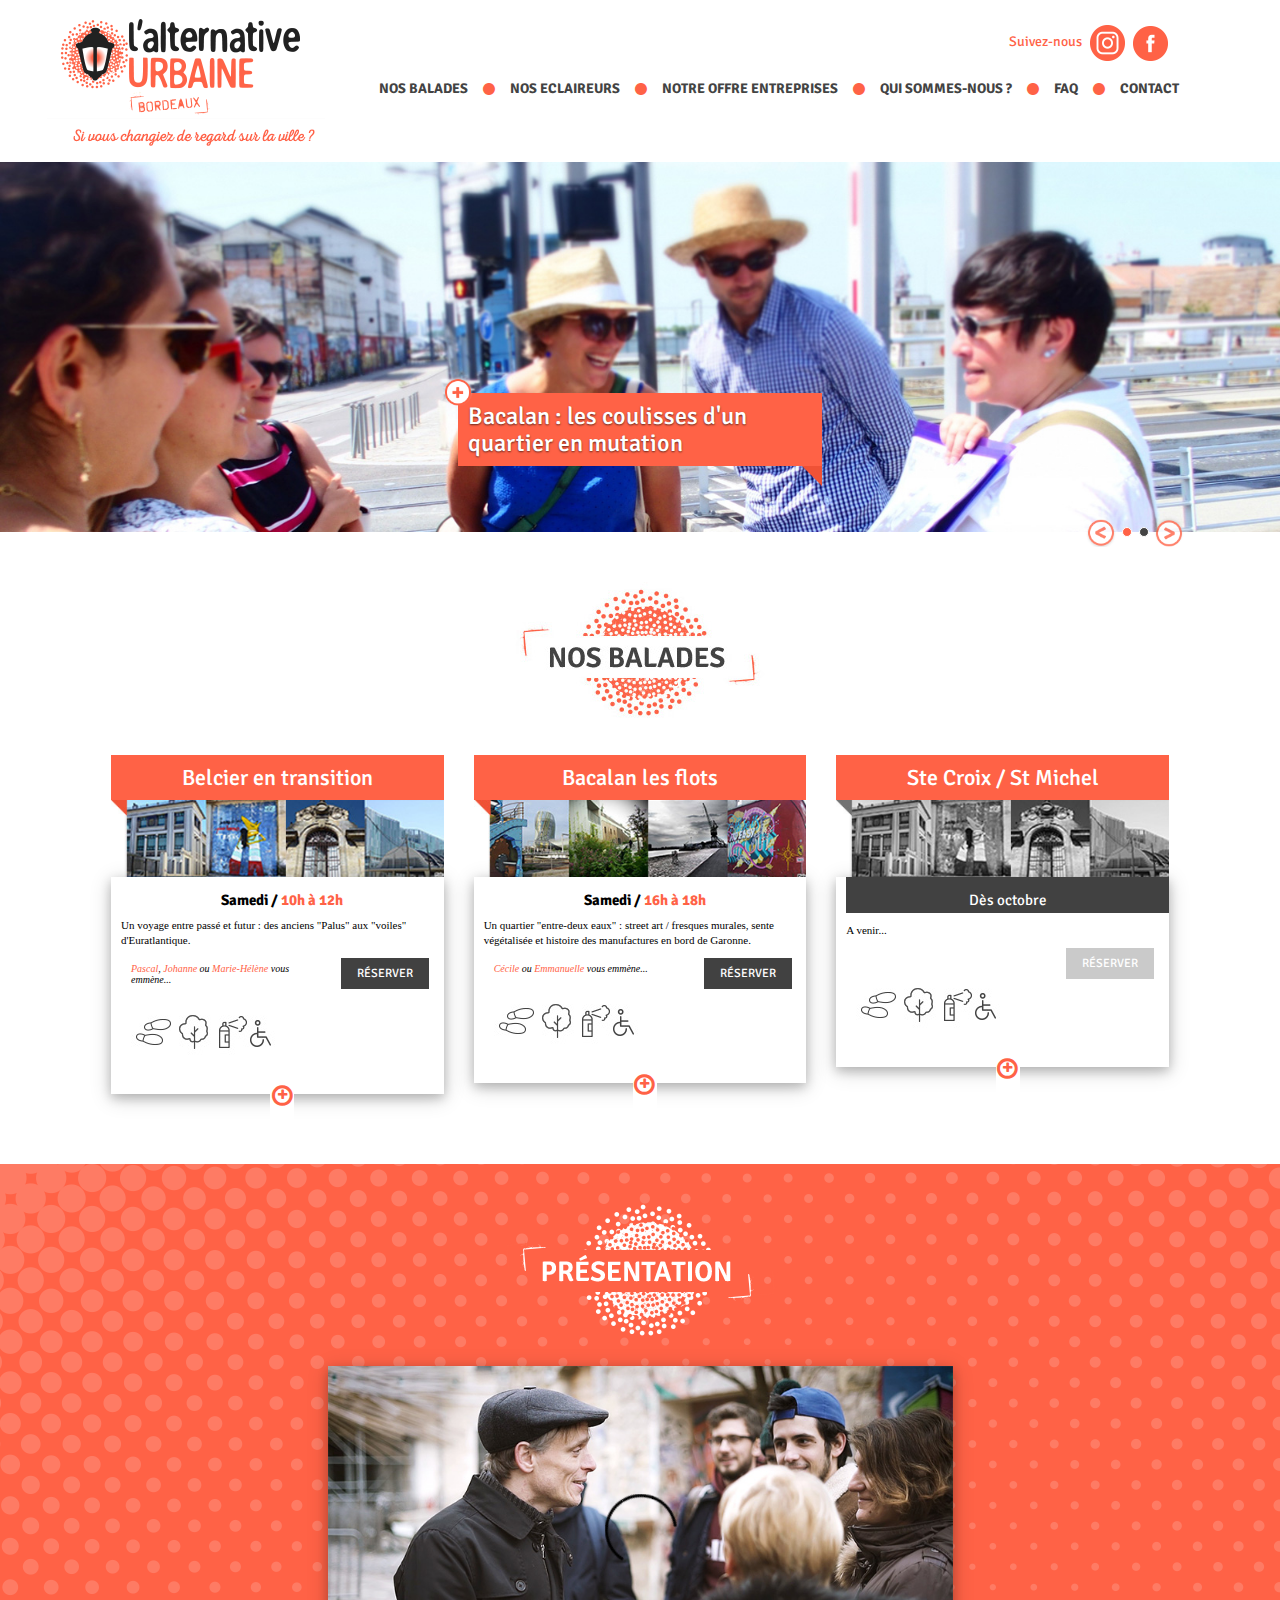
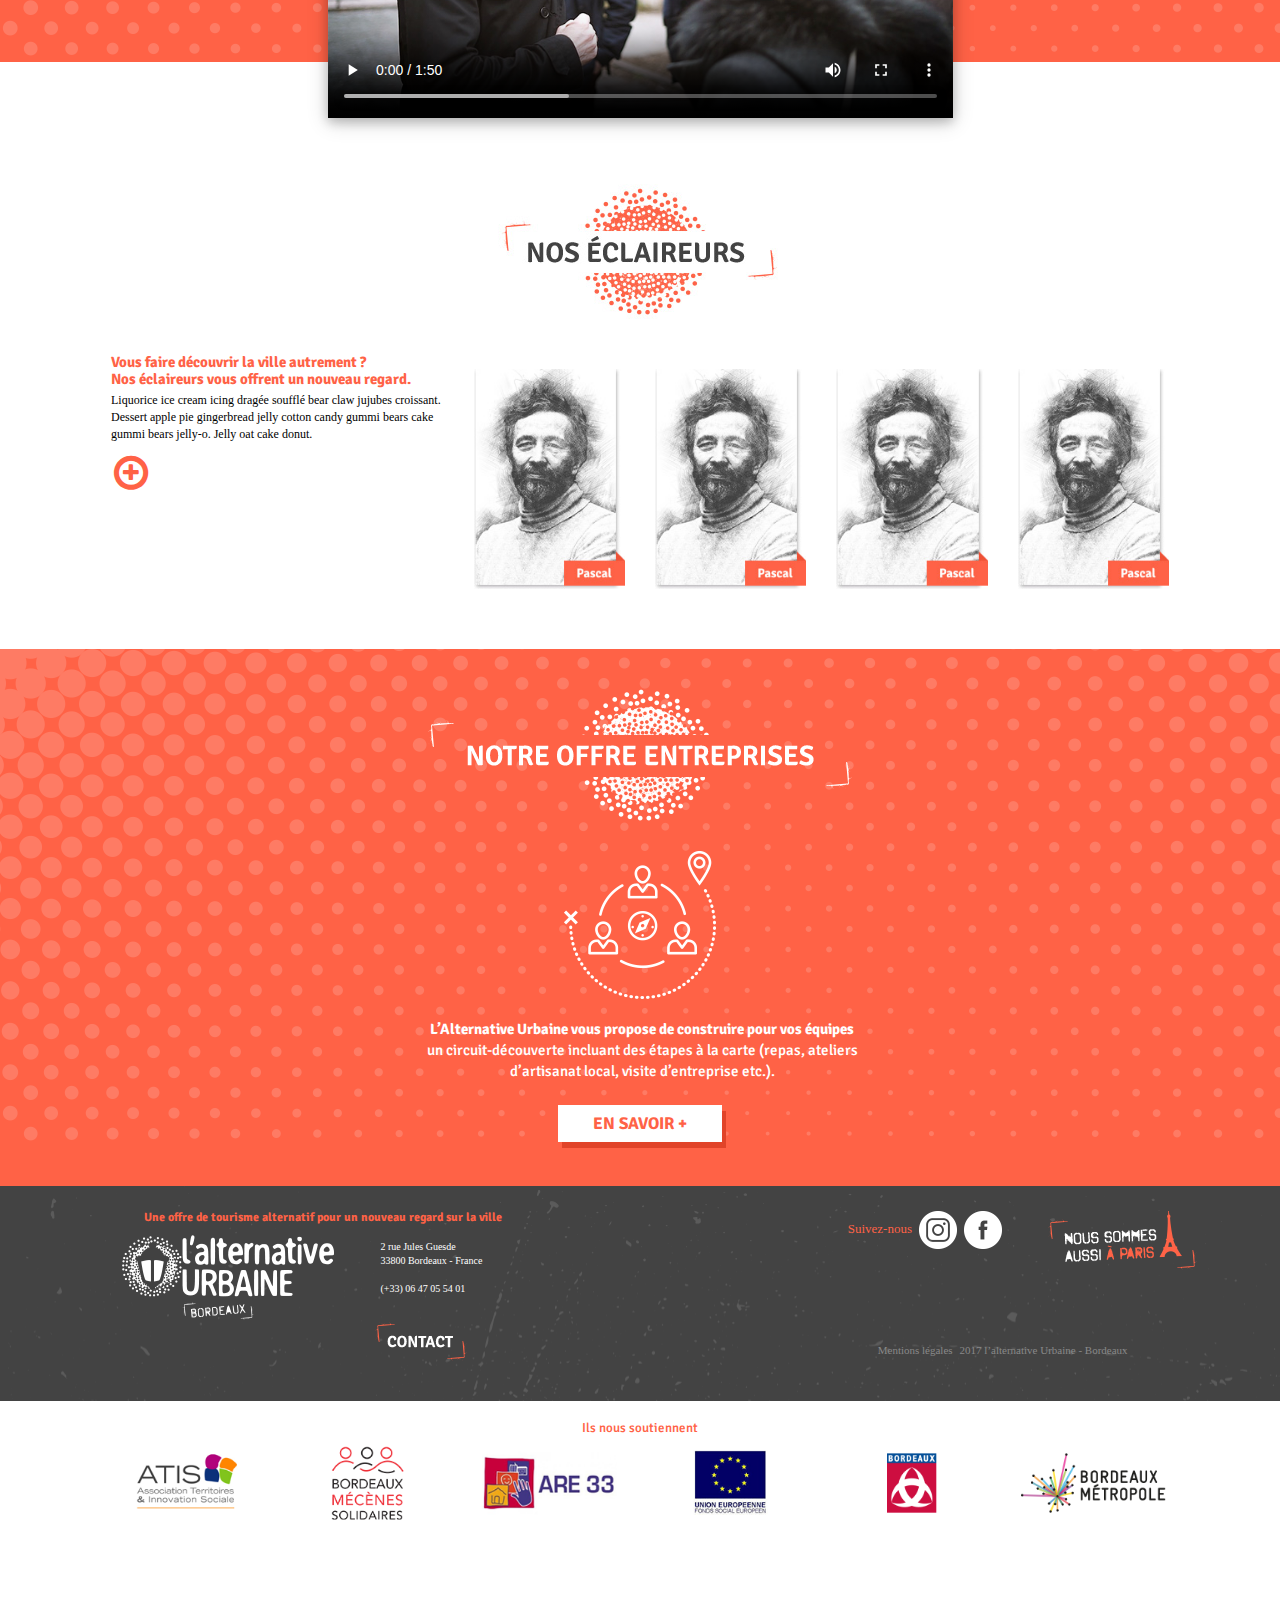
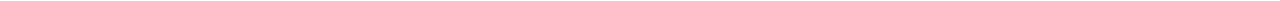
<file: index.html>
<!DOCTYPE html>
<html lang="fr">
<head>
  <title>Alternative Urbaine Bordeaux</title>
  <meta charset="utf-8">
  <meta name="viewport" content="width=device-width, initial-scale=1">
  <!--CSS-->
    <link rel="stylesheet" type="text/css" href="https://fonts.googleapis.com/css?family=Signika" />
   <link rel="stylesheet" href="https://maxcdn.bootstrapcdn.com/font-awesome/4.7.0/css/font-awesome.min.css">
   <link rel="stylesheet" href="bootstrap/css/bootstrap.min.css">
  <link rel="stylesheet" href="style.css">
  
  <script src="https://ajax.googleapis.com/ajax/libs/jquery/3.2.1/jquery.min.js"></script>
  <script src="https://maxcdn.bootstrapcdn.com/bootstrap/3.3.7/js/bootstrap.min.js"></script>

  


  
</head>
<body id="home" data-spy="scroll" data-target=".navbar" data-offset="50">


	 <!-- 1. nav FB -->
<div id="navfb">
		<a href=""> Suivez-nous</a>
		<a href=""><img src="img/headerinstagram.png"></a>
		<a href=""> <img src="img/headerfb.png"></a>
		<!--<i class="fa fa-facebook-square" aria-hidden="true"></i> -->	
</div>
	
	 <!-- 2. logo + nav -->
<nav class="navbar navbar-default"> <!-- navbar-fixed-top-->

	<div class="container-fluid" id="monMenu">
	
			<div class="navbar-header-1024">
		 <div class="row padding15">
		  <div class="col-sm-4" >
		 <button type="button" class="navbar-toggle" data-toggle="collapse" data-target="#myNavbar">
			<span class="icon-bar"></span>
			<span class="icon-bar"></span>
			<span class="icon-bar"></span>                        
		  </button>
		  </div>
		  <div class="logotop col-xs-8 col-sm-4"><a  href="index.html"><img  src="img/logo1024.png" alt="Alternative Urbaine Bordeaux" ></a></div>
		  
		  <div class="col-sm-4" id="navfb1024">
			<a href=""><img src="img/headerinstagram.png"></a>
			<a href=""> <img src="img/headerfb.png"></a>
			
			<!-- <br> -->
			<!-- <a href="" >Suivez-nous </a></div> -->
			<!--<i class="fa fa-facebook-square" aria-hidden="true"></i> -->
			</div> 

		</div>
		</div>
	
		<div class="navbar-header">
		 <button type="button" class="navbar-toggle" data-toggle="collapse" data-target="#myNavbar">
			<span class="icon-bar"></span>
			<span class="icon-bar"></span>
			<span class="icon-bar"></span>                        
		  </button>
		  
		  <div class="logotop"><a  href="index.html"><img  src="img/logo.png" alt="Alternative Urbaine Bordeaux" ></a></div>
		  
		  <div id="navfb1024">
			<a href=""> Suivez-nous <img src="img/fbtop.png"></a> <!--<i class="fa fa-facebook-square" aria-hidden="true"></i> -->
			</div> 
		</div>
		
		<div class="collapse navbar-collapse" id="myNavbar">
		  <ul class="nav navbar-nav "><!--navbar-right-->
			<!--<li><a href="#myPage">HOME</a></li>-->
			<li><a href="nosbalades.html">NOS BALADES</a> <i class="fa fa-circle" aria-hidden="true"></i></li>
			<li><a href="noseclaireurs.html">NOS ECLAIREURS</a> <i class="fa fa-circle" aria-hidden="true"></i></li>
			<li><a href="offreentreprises.html">NOTRE OFFRE ENTREPRISES</a> <i class="fa fa-circle" aria-hidden="true"></i></li>
			<li><a href="qui.html">QUI SOMMES-NOUS ?</a> <i class="fa fa-circle" aria-hidden="true"></i></li>
			<li><a href="faq.html">FAQ</a> <i class="fa fa-circle" aria-hidden="true"></i></li>
			<li><a href="contact.html">CONTACT</a></li>
			
		  </ul>
		</div>

  </div>
</nav>



   <!-- 3. Carousel Homepage -->
<div id="myCarousel" class="carousel slide" data-ride="carousel" data-interval="false">
 
    <div class="carousel-inner" role="listbox">
		  	  	   <!-- <div class="item active"> -->
            <!-- <video id="video1" class="video-fluid" controls>-->
			<!-- autoplay loop height="100%" -->
                <!-- <source src="img/aub.mp4" type="video/mp4" /> -->
            <!-- </video> -->
	
        <!-- </div> -->
	
      <div class="item active">
        <img src="img/contenuslider1.jpg" alt="" >
        <div class="carousel-caption">
			<a href=""><img class="imgplus" src="img/pucecaption.png" ></a>
			<h3>Bacalan : les coulisses d'un quartier en mutation</h3>
		  	<div class="arrow-upright"></div>
         </div>     
      </div>

	        <div class="item">
        <img src="img/contenuslider2.jpg" alt="" >
        <div class="carousel-caption">
			<a href=""><img class="imgplus" src="img/pucecaption.png" ></a>
			<h3>Belcier : les coulisses d'un quartier en mutation</h3>
		  	<div class="arrow-upright"></div>
         </div>     
      </div>

	        <!-- <div class="item "> -->
        <!-- <img src="img/contenuslider2.png" alt="" > -->
        <!-- <div class="carousel-caption"> -->
					<!-- <a href=""><img class="imgplus" src="img/pucecaption.png" ></a> -->
          <!-- <h3>Belcier : les coulisses d'un quartier en mutation</h3> -->
          	  		<!-- <div class="arrow-upright"></div> -->
        <!-- </div>       -->
      <!-- </div> -->

	  
	  

		

		
    </div>

	
	<div class="indicatorcontainer">


    <a class="left carousel-control" href="#myCarousel" role="button" data-slide="prev">
	  <img class="chevronleft" src="img/pucegauche.png">
      <span class="sr-only">Previous</span>
    </a>
	    <!-- Indicators -->
    <ol class="carousel-indicators">
	

	
      <li data-target="#myCarousel" data-slide-to="0" class="active"></li>
      <li data-target="#myCarousel" data-slide-to="1"></li>
      <!-- <li data-target="#myCarousel" data-slide-to="2"></li> -->
	  <!-- <li data-target="#myCarousel" data-slide-to="3"></li> -->
	  

    </ol>
	
	  	  	   <a class="right carousel-control" href="#myCarousel" role="button" data-slide="next">
	  	  <img class="chevronright" src="img/pucedroite.png">
      <span class="sr-only">Next</span>
    </a>
	
	</div>
	
	
	
    <!-- slider mobile -->
	<!-- <div id="slider768"> -->
    <a class=" left carousel-control" href="#myCarousel" role="button" data-slide="prev">

	  <img class="chevronleft slidermobile" src="img/pucegauche.png">
      <span class="sr-only">Previous</span>
    </a>
    <a class="right carousel-control slidermobile" href="#myCarousel" role="button" data-slide="next">
	  	  <img class="chevronright" src="img/pucedroite.png">
      <span class="sr-only">Next</span>
    </a>
	<!-- </div> -->
	
	      <!-- <span class="glyphicon glyphicon-chevron-left" aria-hidden="true"></span> -->
      <!-- <span class="glyphicon glyphicon-chevron-right" aria-hidden="true"></span> -->
</div>



<!-- Container Balades -->
<section id="balades" class="container-fluid text-center">
  <!--<h1>NOS BALADES</h1>-->
    <div class="row">
	    <div class="col-xs-12">
		<img src="img/nosbalades.jpg" class="titre" alt"NOS BALADES">
		</div>
	</div>
  <div class="row">
  <!--BELCIER-->
    <div class="col-xs-offset-1 col-xs-10 col-xs-offset-1 col-sm-4 col-sm-offset-0"><!--col-xs-offset-1 col-xs-10 col-xs-offset-1-->
			<div class="row">
				<div class="col-xs-12">
					<p class="text-center"><h2>Belcier en transition</h2></p>
				</div>
				<div class="col-xs-12">
					<p><img src="img/imgBelcier.jpg" style="width:100%;"></p>
				</div>				
				<!--
				<div class="col-xs-2">
					<div class="arrow-upright"></div>
				</div>-->
				<div class="col-xs-12">
					<div class="carte">
						<!-- <p class="text-center"><h2>Belcier en transition</h2></p>
						<img src="img/belcier-en-transition.jpg">-->
						<div>
							<h3>Samedi / <span class="orange">10h à 12h</span></h3>
							<h4>Un voyage entre passé et futur : des anciens "Palus" aux "voiles" d'Euratlantique.</h4>
						</div>
						<div class="row">
							<div class="col-lg-7 col-md-12">
								<h5><a href="">Pascal</a>, <a href="">Johanne</a> ou <a href="">Marie-Hélène</a> vous emmène...</h5>
							</div>
							<div class="col-lg-5 col-md-12">
								<a class="btnreserver" href="">RÉSERVER</a>
							</div>
						</div>
						
						<div class="row">
							<div class="col-xs-12">
								<h5><img class="icone" src="img/iconesbalade1.jpg"></h5>
							</div>
							<div class="col-xs-12">
								<a class="btnplus" href="">
									<span class="fa-stack fa-lg ">
										<i class="fa fa-circle-o fa-stack-2x boutonplus bgblanc"></i>
										<i class="fa fa-plus fa-stack-1x boutonplus"></i>
									</span>
								</a>
							</div>
						</div>
									

					</div>
					
				</div>

	<div class="col-xs-12 separationcol12mob"><br></div>

			</div>
	</div>
	
	 <!--BACALAN-->
    <div class="col-xs-offset-1 col-xs-10 col-xs-offset-1 col-sm-4 col-sm-offset-0"><!--col-xs-offset-1 col-xs-10 col-xs-offset-1-->
			<div class="row">
				<div class="col-xs-12">
					<p class="text-center"><h2>Bacalan les flots</h2></p>
				</div>
				<div class="col-xs-12">
					<p><img src="img/imgBacalan.jpg" style="width:100%;"></p>
				</div>				
				<!--
				<div class="col-xs-2">
					<div class="arrow-upright"></div>
				</div>-->
				<div class="col-xs-12">
					<div class="carte">
						<!-- <p class="text-center"><h2>Belcier en transition</h2></p>
						<img src="img/belcier-en-transition.jpg">-->
						<div>
							<h3>Samedi / <span class="orange">16h à 18h</span></h3>
							<h4>Un quartier "entre-deux eaux" : street art / fresques murales, sente végétalisée et histoire des manufactures en bord de Garonne.</h4>
						</div>
						<div class="row">
							<div class="col-lg-7 col-md-12">
								<h5><a href="">Cécile</a> ou <a href="">Emmanuelle</a> vous emmène...</h5>
							</div>
							<div class="col-lg-5 col-md-12">
								<a class="btnreserver" href="">RÉSERVER</a>
							</div>
						</div>
						
						<div class="row">
							<div class="col-xs-12">
								<h5><img class="icone" src="img/iconesbalade1.jpg"></h5>
							</div>
							<div class="col-xs-12">
								<a class="btnplus" href="">
									<span class="fa-stack fa-lg ">
										<i class="fa fa-circle-o fa-stack-2x boutonplus bgblanc"></i>
										<i class="fa fa-plus fa-stack-1x boutonplus"></i>
									</span>
								</a>
							</div>
						</div>
						
						


					</div>
				</div>

	<div class="col-xs-12 separationcol12mob"><br></div>

			</div>
	</div>
	
	  <!--STE CROIX ST MICHEL-->
	 <div class="col-xs-offset-1 col-xs-10 col-xs-offset-1 col-sm-4 col-sm-offset-0"><!--col-xs-offset-1 col-xs-10 col-xs-offset-1-->
			<div class="row">
				<div class="col-xs-12">
					<p class="text-center"><h2>Ste Croix / St Michel</h2></p>
				</div>
				<div class="col-xs-12">
					<p><img class="imagenb" src="img/imgBelcier.jpg" style="width:100%;"></p>
				</div>				
				<!--
				<div class="col-xs-2">
					<div class="arrow-upright"></div>
				</div>-->
				<div class="col-xs-12">
					<div class="carte">
						<!-- <p class="text-center"><h2>Belcier en transition</h2></p>
						<img src="img/belcier-en-transition.jpg">-->
						<div>
							<h3  class="avenir"> <span>Dès octobre</span></h3>
							<h4>A venir...</h4>
						</div>
						<div class="row">
							<div class="col-lg-7 col-md-12">
								<!--<h5><a href="">Pascal</a>, <a href="">Johanne</a> ou <a href="">Marie-Hélène</a> vous emmène...</h5>-->
							</div>
							<div class="col-lg-5 col-md-12">
								<a class="btnreserver inactif" href="">RÉSERVER</a>
							</div>
						</div>
						
						<div class="row">
							<div class="col-xs-12">
								<h5><img class="icone" src="img/iconesbalade1.jpg"></h5>
							</div>
							<div class="col-xs-12">
								<a class="btnplus" href="">
									<span class="fa-stack fa-lg ">
										<i class="fa fa-circle-o fa-stack-2x boutonplus bgblanc"></i>
										<i class="fa fa-plus fa-stack-1x boutonplus"></i>
									</span>
								</a>
							</div>
						</div>
						


					</div>
				</div>

	<div class="col-xs-12 separationcol12mob"><br></div>
			</div>
	</div>
	



  </div>
</section>

<!-- Container (Présentation) -->
<section id="presentation" class="container-fluid text-center"><!--container-fluid-->
 
 <div class="contenu  ">
     <div class="row">
	    <div class="col-xs-12">
		<img src="img/titrehppresentation.png" class="titre" alt"PRESENTATION">
		</div>
		<div class="col-xs-12"> 
			<video id="video1" class="video-fluid videopresentation" controls poster="img/videoposter.jpg"> <!--autoplay controls loop height="100%" -->
                <source src="img/aub.mp4" type="video/mp4" />
           </video>
		</div>

	</div>
 </div>
 
</section>

<!-- Container (Nos Eclaireurs) -->
<section id="noseclaireurs" class=" text-center"> <!--container-fluid-->
 
 <div class="contenu container-fluid">
     <div class="row">
	    <div class="col-xs-12">
		<img src="img/noseclaireurs.jpg" class="titre" alt"NOS ECLAIREURS">
		</div>
	</div>
	 <div class="row">
		<div class="col-xs-offset-1 col-xs-10 col-xs-offset-1 col-sm-4 col-sm-offset-0">
		
		<h3>
			Vous faire découvrir la ville autrement ? <br> Nos éclaireurs vous offrent un nouveau regard.
		</h3>
		<h4>
			Liquorice ice cream icing dragée soufflé bear claw jujubes croissant. Dessert apple pie gingerbread jelly cotton candy gummi bears cake gummi bears jelly-o. Jelly oat cake donut. 
		
		</h4>

		<a class="btnplus" href="noseclaireurs.html">
			<span class="fa-stack fa-lg floatleft">
				<i class="fa fa-circle-o fa-stack-2x boutonplus bgblanc"></i>
				<i class="fa fa-plus fa-stack-1x boutonplus"></i>
			</span>
		</a>
		</div>
		
		<div class="col-xs-offset-1 col-xs-10 col-xs-offset-1 col-sm-8 col-sm-offset-0"> 
			 <div class="row">
				<div class="col-xs-12 col-sm-6 col-md-3">
					<img src="img/pascal.jpg" class="titre" alt"PASCAL">
				</div>
				<div class="col-xs-12 col-sm-6 col-md-3">
					<img src="img/pascal.jpg" class="titre" alt"PASCAL">
				</div>
				<div class="col-xs-12 col-sm-6 col-md-3">
					<img src="img/pascal.jpg" class="titre" alt"PASCAL">
				</div>

				<div class="col-xs-12 col-sm-6 col-md-3">
					<img src="img/pascal.jpg" class="titre" alt"PASCAL">
				</div>
				<!-- <div class="col-xs-12 col-sm-6 col-md-4"> -->
					<!-- <img src="img/pascal.jpg" class="titre" alt"PASCAL"> -->
				<!-- </div> -->
				<!-- <div class="col-xs-12 col-sm-6 col-md-4"> -->
					<!-- <a href=""><img src="img/rejoigneznous.jpg" class="titre" alt"REJOIGNEZ NOUS"></a> -->
				<!-- </div> -->
			</div>
		</div>
		
		<!-- <div class="col-xs-offset-1 col-xs-10 col-xs-offset-1 col-sm-7 col-sm-offset-0">  -->
			 <!-- <div class="row"> -->
				<!-- <div class="col-xs-6 col-sm-4"> -->
					<!-- <div class="carteeclaireur"></div> -->
					
				<!-- </div> -->
				<!-- <div class="col-xs-6 col-sm-4"> -->
					<!-- <div class="carteeclaireur"></div> -->
				<!-- </div> -->
				<!-- <div class="col-xs-6 col-sm-4"> -->
					<!-- <div class="carteeclaireur"></div> -->
				<!-- </div> -->

				<!-- <div class="col-xs-6 col-sm-4"> -->
					<!-- <div class="carteeclaireur"></div> -->
				<!-- </div> -->
				<!-- <div class="col-xs-6 col-sm-4"> -->
					<!-- <div class="carteeclaireur"></div> -->
				<!-- </div> -->
				<!-- <div class="col-xs-6 col-sm-4 height100"> -->
					<!-- <div class="carterejoigneznous"> -->
					<!-- <h2>REJOIGNEZ NOUS<br>devenez éclaireur</h2> -->
					<!-- </div> -->
				<!-- </div> -->
			<!-- </div> -->
		<!-- </div> -->
		
		
	</div>
 </div>
 
</section>

<!-- Container (Offre Entreprises) -->
<section id="offreentreprises" class="container-fluid text-center"><!--container-fluid-->
 
 <div class="contenu  ">
     <div class="row">
	    <div class="col-xs-12">
		<img src="img/titrehpoffre.png" class="titre" alt"NOTRE OFFRE ENTREPRISES">
		</div>
		<div class="col-xs-12">
		<img src="img/notreoffreentreprisesPICTO.png" alt"NOTRE OFFRE ENTREPRISES">
		</div>
		<div class="col-xs-12"> 
		<h4>
			
<strong>L’Alternative Urbaine vous propose de construire pour vos équipes</strong><br>
un circuit-découverte incluant des étapes à la carte (repas, ateliers <br>d’artisanat local, visite d’entreprise etc.).
			
			</h4>
		</div>
		<div class="col-xs-12"> 
			<a class="btnensavoirplus" href="">EN SAVOIR +</a>
		</div>
	</div>
 </div>
 
</section>


<!-- Footer -->
<footer class="text-center">

<div class="contenu container-fluid">
     <div class="row">
	    <div class="col-xs-12 col-sm-7 col-md-5">
			<div class="row">
				<div class="col-xs-12">
					<h2>Une offre de tourisme alternatif pour un nouveau regard sur la ville</h2>
				</div>

				<div class="col-sm-12 col-md-7">
					<img src="img/logofooter.png" class="logofooter">
				</div>
				<div class="col-sm-12 col-md-5">
					<address>
					2 rue Jules Guesde<br>
					33800 Bordeaux - France
					<br><br>
					(+33) 06 47 05 54 01
					</address>
					<a href="" class="btncontact"><img src="img/contactfooter.png" class="contactfooter"></a>
				</div>
			</div>
		</div>
		<div class="col-xs-12 col-sm-offset-1 col-sm-4 col-md-offset-3 col-md-4">
			<div class="row">
				<div class="col-xs-12 col-sm-7">
					<h3>
					<a href="">Suivez-nous </a>
					<a href="" class="social"><img src="img/footerinstagram.png"> </a>
					<a href="" class="social"><img src="img/footerfacebook.png"></a>
					
										
						<!-- <span class="fa-stack fa-lg" > -->
							<!-- <i class="fa fa-circle fa-stack-2x"></i> -->
							<!-- <a class="social" href="">	<i class="fa fa-instagram fa-stack-1x "></i></a> -->
						<!-- </span> -->
						
						
												<!-- <a href="" class="social"> -->
						<!-- <span class="fa-stack fa-lg"> -->
							<!-- <i class="fa fa-circle fa-stack-2x"></i> -->
							<!-- <i class="fa fa-facebook fa-stack-1x "></i> -->
						<!-- </span> -->
						<!-- </a> -->
					</h3>
					  <!-- <i class="fa fa-facebook fa-2x"></i> -->
						<!-- <i class="fa fa-instagram fa-2x"></i> -->

					
				</div>

				<div class="col-xs-12 col-sm-5">
					<h3><img src="img/paris.png" style="vertical-align: middle;"></h3>
				</div>
				<div class="col-xs-12">
					<br> <br><br>  
				</div>
				
				<div class="col-xs-12">
					<span><a class="mentions" href="">Mentions légales</a></span> <span>2017 l’alternative Urbaine - Bordeaux</span> 
				</div>

				
			</div>
		</div>
	</div>
	<!-- <div class="row"> -->
					<!-- <div class="col-xs-12 rightalign"> -->
					<!-- <span>Mentions légales</span> <span>2017 l’alternative Urbaine - Bordeaux</span>  -->
				<!-- </div> -->
				<!-- </div> -->
</div>


  <!-- <a class="up-arrow" href="#myPage" data-toggle="tooltip" title="REVENIR EN HAUT"> -->
    <!-- <span class="glyphicon glyphicon-chevron-up"></span> -->
  <!-- </a> -->
  
  <!-- <br><br> -->
  <!-- <p>Theme Made By <a href="http://www.madmind.fr" data-toggle="tooltip" title="MaDMinD">www.madmind.fr</a></p>  -->

  <!-- <i class="fa fa-facebook fa-2x"></i> -->
  <!-- <i class="fa fa-twitter fa-2x"></i> -->
  <!-- <i class="fa fa-instagram fa-2x"></i> -->

</footer>

<section id="soutien" >

<div class="contenu container-fluid">
			<div class="row">
				<div class="col-xs-12">
					<h3>Ils nous soutiennent</h3>
				</div>
			</div>
			<div class="row">
				<div class="col-xs-12 col-sm-6 col-md-2">
					<img class="max100" src="img/soutien1ATIS.png">
				</div>
				<div class="col-xs-12 col-sm-6 col-md-2">
					<img class="max100" src="img/soutien2logobms.png">
				</div>
				<div class="col-xs-12 col-sm-6 col-md-2">
					<img class="max100" src="img/soutien3ARE33.png">
				</div>
				<div class="col-xs-12 col-sm-6 col-md-2">
					<img class="max100" src="img/soutien4logoFSE.png">
				</div>
				<div class="col-xs-12 col-sm-6 col-md-2">
					<img class="max100" src="img/soutien5bordeaux.png">
				</div>
				<div class="col-xs-12 col-sm-6 col-md-2">
					<img class="max100" src="img/soutien6bdxmetropole.png">
				</div>
			</div>
			

			
</div>

</section>



<script>
$(document).ready(function(){
  // Initialize Tooltip
  $('[data-toggle="tooltip"]').tooltip(); 
  
  // Add smooth scrolling to all links in navbar + footer link
  $(".navbar a, footer a[href='#myPage']").on('click', function(event) {

    // Make sure this.hash has a value before overriding default behavior
    if (this.hash !== "") {

      // Prevent default anchor click behavior
      event.preventDefault();

      // Store hash
      var hash = this.hash;

      // Using jQuery's animate() method to add smooth page scroll
      // The optional number (900) specifies the number of milliseconds it takes to scroll to the specified area
      $('html, body').animate({
        scrollTop: $(hash).offset().top
      }, 900, function(){
   
        // Add hash (#) to URL when done scrolling (default click behavior)
        window.location.hash = hash;
      });
    } // End if
  });
})
</script>

</body>
</html>
</file>
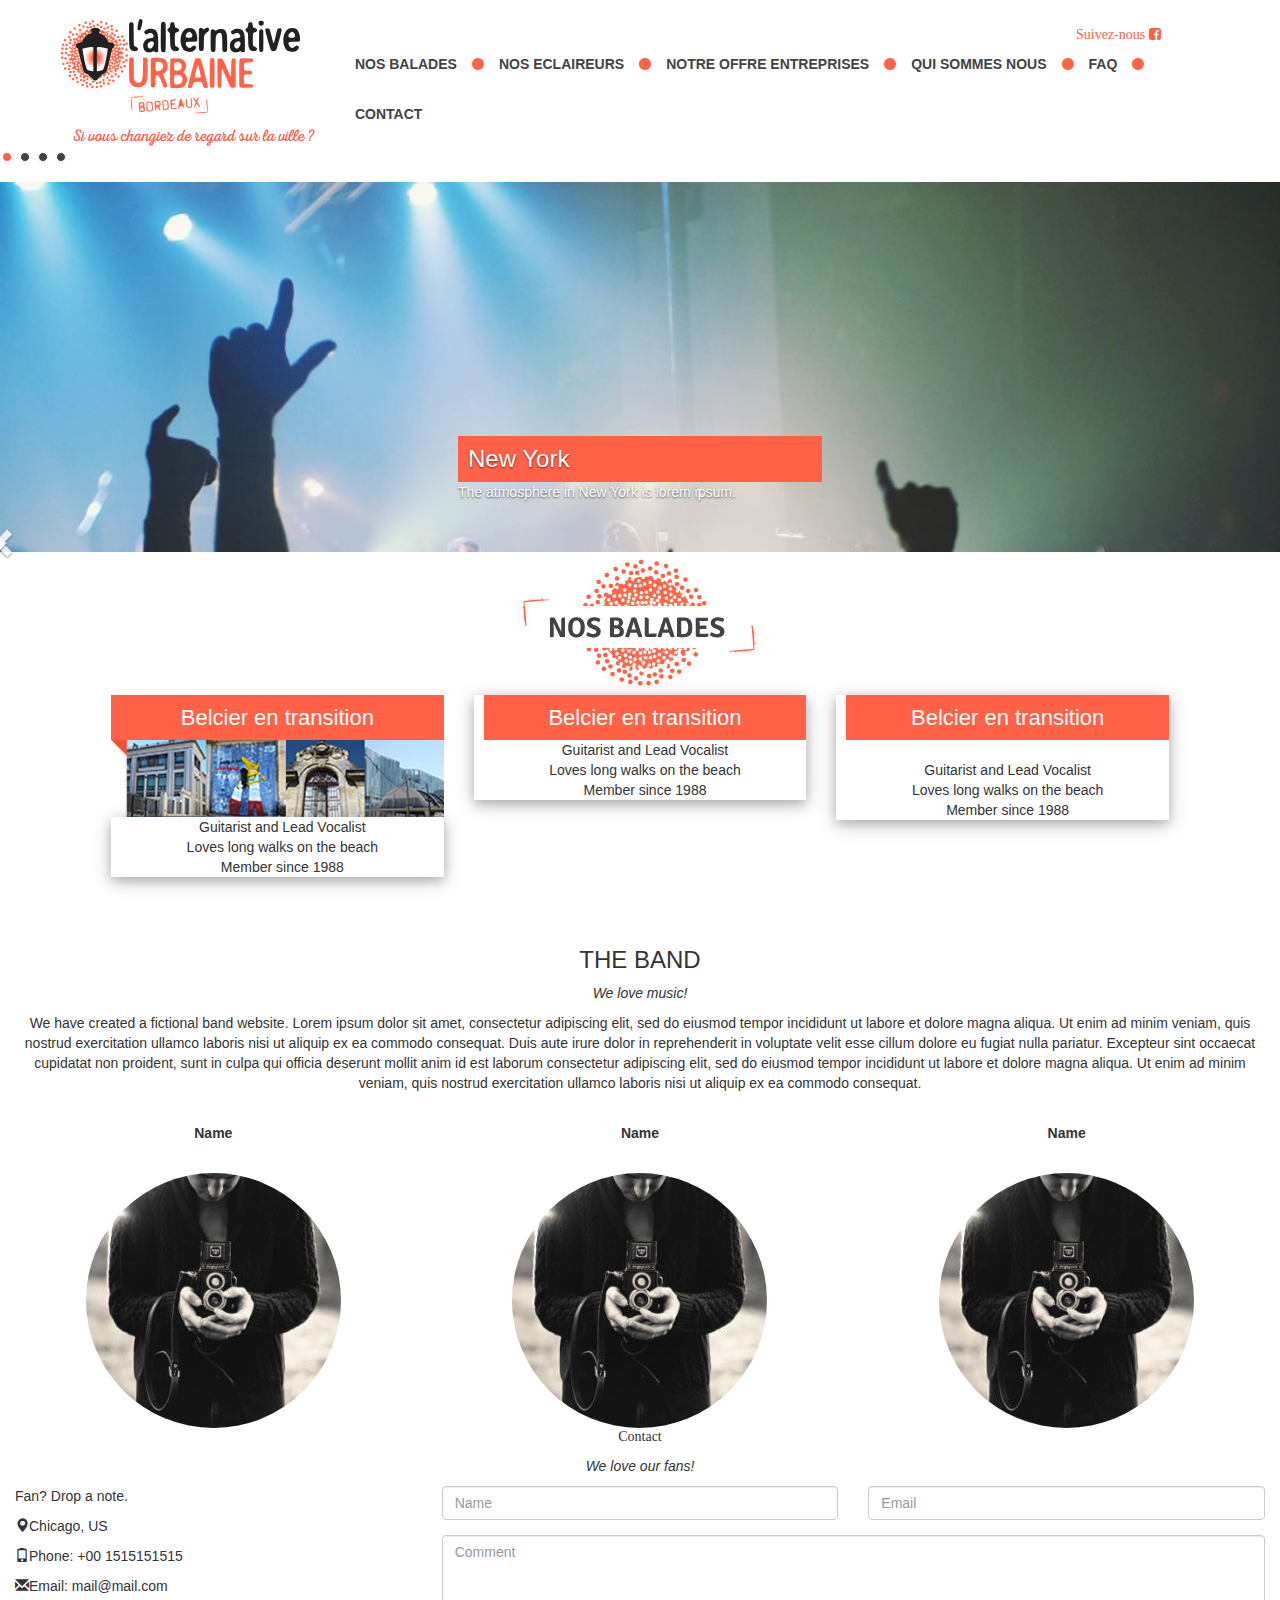
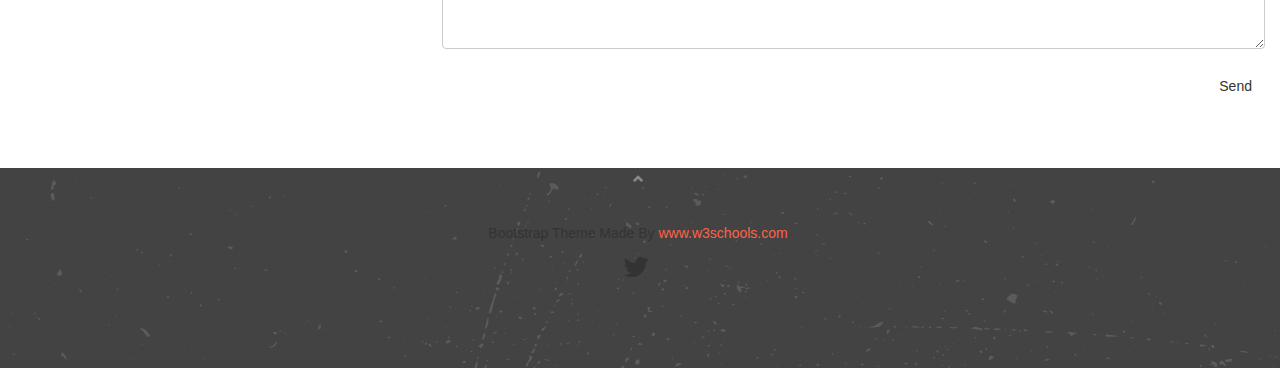
<file: _index.html>
<!DOCTYPE html>
<html lang="fr">
<head>
  <title>Alternative Urbaine Bordeaux</title>
  <meta charset="utf-8">
  <meta name="viewport" content="width=device-width, initial-scale=1">
  <link rel="stylesheet" href="style.css">
    <link rel="stylesheet" href="https://maxcdn.bootstrapcdn.com/font-awesome/4.7.0/css/font-awesome.min.css">
   <!-- <link rel="stylesheet" href="bootstrap.css">-->
  <link rel="stylesheet" href="https://maxcdn.bootstrapcdn.com/bootstrap/3.3.7/css/bootstrap.min.css">

  <link href="https://fonts.googleapis.com/css?family=Lato" rel="stylesheet" type="text/css">
  <link href="https://fonts.googleapis.com/css?family=Montserrat" rel="stylesheet" type="text/css">
  
  <link rel="stylesheet" type="text/css" href="https://fonts.googleapis.com/css?family=Signika" />
  
  <script src="https://ajax.googleapis.com/ajax/libs/jquery/3.2.1/jquery.min.js"></script>
  <script src="https://maxcdn.bootstrapcdn.com/bootstrap/3.3.7/js/bootstrap.min.js"></script>

</head>
<body id="myPage" data-spy="scroll" data-target=".navbar" data-offset="50">

<nav class="navbar navbar-default"> <!-- navbar-fixed-top-->
		<div id="navfb">
		<ul class="nav navbar-nav navbar-right"><li>Suivez-nous <i class="fa fa-facebook-square" aria-hidden="true"></i> </li></ul>
	</div>  
	<div class="container-fluid" id="monMenu">
		<div class="navbar-header">
		 <button type="button" class="navbar-toggle" data-toggle="collapse" data-target="#myNavbar">
			<span class="icon-bar"></span>
			<span class="icon-bar"></span>
			<span class="icon-bar"></span>                        
		  </button>
		  <a  href="#myPage"><img src="img/logo.png" alt="Alternative Urbaine Bordeaux" ></a>
		</div>
		<div class="collapse navbar-collapse" id="myNavbar">
		  <ul class="nav navbar-nav navbar-right">
			<!--<li><a href="#myPage">HOME</a></li>-->
			<li><a href="#balades">NOS BALADES</a> <i class="fa fa-circle" aria-hidden="true"></i></li>
			<li><a href="#eclaireurs">NOS ECLAIREURS</a> <i class="fa fa-circle" aria-hidden="true"></i></li>
			<li><a href="#offre">NOTRE OFFRE ENTREPRISES</a> <i class="fa fa-circle" aria-hidden="true"></i></li>
			<li><a href="#qui">QUI SOMMES NOUS</a> <i class="fa fa-circle" aria-hidden="true"></i></li>
			<li><a href="#faq">FAQ</a> <i class="fa fa-circle" aria-hidden="true"></i></li>
			<li><a href="#contact">CONTACT</a></li>
			<!--
			<li class="dropdown">
			  <a class="dropdown-toggle" data-toggle="dropdown" href="#">MORE
			  <span class="caret"></span></a>
			  <ul class="dropdown-menu">
				<li><a href="#">Merchandise</a></li>
				<li><a href="#">Extras</a></li>
				<li><a href="#">Media</a></li> 
			  </ul>
			</li>
			<li><a href="#"><span class="glyphicon glyphicon-search"></span></a></li>-->
		  </ul>
		</div>
  </div>
</nav>

<div id="myCarousel" class="carousel slide" data-ride="carousel">
    <!-- Indicators -->
    <ol class="carousel-indicators">
      <li data-target="#myCarousel" data-slide-to="0" class="active"></li>
      <li data-target="#myCarousel" data-slide-to="1"></li>
      <li data-target="#myCarousel" data-slide-to="2"></li>
	  <li data-target="#myCarousel" data-slide-to="3"></li>
    </ol>

    <!-- Wrapper for slides -->
    <div class="carousel-inner" role="listbox">
      <div class="item active">
        <img src="img/ny.jpg" alt="New York" >
        <div class="carousel-caption">
          <h3>New York</h3>
          <p>The atmosphere in New York is lorem ipsum.</p>
        </div>      
      </div>

      <div class="item">
        <img src="img/chicago.jpg" alt="Chicago" >
        <div class="carousel-caption">
          <h3>Chicago</h3>
          <p>Thank you, Chicago - A night we won't forget.</p>
        </div>      
      </div>
    
      <div class="item">
        <img src="img/la.jpg" alt="Los Angeles">
        <div class="carousel-caption">
          <h3>LA</h3>
          <p>Even though the traffic was a mess, we had the best time playing at Venice Beach!</p>
        </div>      
      </div>
	  	   <div class="item">
            <video class="video-fluid" autoplay loop>
                <source src="https://mdbootstrap.com/img/video/forest.mp4" type="video/mp4" />
            </video>
        </div>


    </div>

    <!-- Left and right controls -->
    <a class="left carousel-control" href="#myCarousel" role="button" data-slide="prev">
      <span class="glyphicon glyphicon-chevron-left" aria-hidden="true"></span>
      <span class="sr-only">Previous</span>
    </a>
    <a class="right carousel-control" href="#myCarousel" role="button" data-slide="next">
      <span class="glyphicon glyphicon-chevron-right" aria-hidden="true"></span>
      <span class="sr-only">Next</span>
    </a>
</div>

<!-- Container (Balades -->
<div id="balades" class="container-fluid text-center">
  <!--<h1>NOS BALADES</h1>-->
    <div class="row">
	    <div class="col-xs-12">
		<img src="img/nosbalades.jpg" alt"NOS BALADES">
		</div>
	</div>
  <div class="row">
    <div class="col-sm-4">
			<div class="row">
				<div class="col-xs-12">
					<p class="text-center"><h2>Belcier en transition</h2></p>
				</div>
				<div class="col-xs-12">
					<p><img src="img/imgBelcier.jpg" style="width:100%;"></p>
				</div>				
				<!--
				<div class="col-xs-2">
					<div class="arrow-upright"></div>
				</div>-->
				<div class="col-xs-12">
					<div class="carte">
						<!-- <p class="text-center"><h2>Belcier en transition</h2></p>
						<img src="img/belcier-en-transition.jpg">-->
						<div>
							<p>Guitarist and Lead Vocalist</p>
							<p>Loves long walks on the beach</p>
							<p>Member since 1988</p>
						</div>
					</div>
				</div>
			</div>
	</div>
	<!--<div class="col-sm-1"></div>-->
    <div class="col-sm-4">
			<div class="carte">
      <p class="text-center"><h2>Belcier en transition</h2></p>
      <div>
        <p>Guitarist and Lead Vocalist</p>
        <p>Loves long walks on the beach</p>
        <p>Member since 1988</p>
      </div>
	        </div>
    </div>
	<!--<div class="col-sm-1"></div>-->
    <div class="col-sm-4">
			<div class="carte">
      <p class="text-center"><h2>Belcier en transition</h2></p><br>
      <div>
        <p>Guitarist and Lead Vocalist</p>
        <p>Loves long walks on the beach</p>
        <p>Member since 1988</p>
      </div>
	        </div>
    </div>
  </div>
</div>

<!-- Container (The Band Section) -->
<div id="eclaireurs" class="container-fluid text-center bg-1">
  <h3>THE BAND</h3>
  <p><em>We love music!</em></p>
  <p>We have created a fictional band website. Lorem ipsum dolor sit amet, consectetur adipiscing elit, sed do eiusmod tempor incididunt ut labore et dolore magna aliqua. Ut enim ad minim veniam, quis nostrud exercitation ullamco laboris nisi ut aliquip ex ea commodo consequat. Duis aute irure dolor in reprehenderit in voluptate velit esse cillum dolore eu fugiat nulla pariatur. Excepteur sint occaecat cupidatat non proident, sunt in culpa qui officia deserunt mollit anim id est laborum consectetur adipiscing elit, sed do eiusmod tempor incididunt ut labore et dolore magna aliqua. Ut enim ad minim veniam, quis nostrud exercitation ullamco laboris nisi ut aliquip ex ea commodo consequat.</p>
  <br>
  <div class="row">
    <div class="col-sm-4">
      <p class="text-center"><strong>Name</strong></p><br>
      <a href="#demo4" data-toggle="collapse">
        <img src="bandmember.jpg" class="img-circle person" alt="Random Name" width="255" height="255">
      </a>
      <div id="demo4" class="collapse">
        <p>Guitarist and Lead Vocalist</p>
        <p>Loves long walks on the beach</p>
        <p>Member since 1988</p>
      </div>
    </div>
    <div class="col-sm-4">
      <p class="text-center"><strong>Name</strong></p><br>
      <a href="#demo5" data-toggle="collapse">
        <img src="bandmember.jpg" class="img-circle person" alt="Random Name" width="255" height="255">
      </a>
      <div id="demo5" class="collapse">
        <p>Drummer</p>
        <p>Loves drummin'</p>
        <p>Member since 1988</p>
      </div>
    </div>
    <div class="col-sm-4">
      <p class="text-center"><strong>Name</strong></p><br>
      <a href="#demo6" data-toggle="collapse">
        <img src="bandmember.jpg" class="img-circle person" alt="Random Name" width="255" height="255">
      </a>
      <div id="demo6" class="collapse">
        <p>Bass player</p>
        <p>Loves math</p>
        <p>Member since 2005</p>
      </div>
    </div>
  </div>
</div>

<!-- Container (Contact Section) -->
<div id="contact" class="container-fluid">
  <h3 class="text-center">Contact</h3>
  <p class="text-center"><em>We love our fans!</em></p>

  <div class="row">
    <div class="col-md-4">
      <p>Fan? Drop a note.</p>
      <p><span class="glyphicon glyphicon-map-marker"></span>Chicago, US</p>
      <p><span class="glyphicon glyphicon-phone"></span>Phone: +00 1515151515</p>
      <p><span class="glyphicon glyphicon-envelope"></span>Email: mail@mail.com</p>
    </div>
    <div class="col-md-8">
      <div class="row">
        <div class="col-sm-6 form-group">
          <input class="form-control" id="name" name="name" placeholder="Name" type="text" required>
        </div>
        <div class="col-sm-6 form-group">
          <input class="form-control" id="email" name="email" placeholder="Email" type="email" required>
        </div>
      </div>
      <textarea class="form-control" id="comments" name="comments" placeholder="Comment" rows="5"></textarea>
      <br>
      <div class="row">
        <div class="col-md-12 form-group">
          <button class="btn pull-right" type="submit">Send</button>
        </div>
      </div>
    </div>
  </div>

</div>



<!-- Footer -->
<footer class="text-center">
  <a class="up-arrow" href="#myPage" data-toggle="tooltip" title="TO TOP">
    <span class="glyphicon glyphicon-chevron-up"></span>
  </a><br><br>
  <p>Bootstrap Theme Made By <a href="https://www.w3schools.com" data-toggle="tooltip" title="Visit w3schools">www.w3schools.com</a></p> 
  <p>

  <i class="fa fa-facebook fa-2x"></i>

  <i class="fa fa-twitter fa-2x"></i>

  <i class="fa fa-instagram fa-2x"></i>

  </p>
</footer>

<script>
$(document).ready(function(){
  // Initialize Tooltip
  $('[data-toggle="tooltip"]').tooltip(); 
  
  // Add smooth scrolling to all links in navbar + footer link
  $(".navbar a, footer a[href='#myPage']").on('click', function(event) {

    // Make sure this.hash has a value before overriding default behavior
    if (this.hash !== "") {

      // Prevent default anchor click behavior
      event.preventDefault();

      // Store hash
      var hash = this.hash;

      // Using jQuery's animate() method to add smooth page scroll
      // The optional number (900) specifies the number of milliseconds it takes to scroll to the specified area
      $('html, body').animate({
        scrollTop: $(hash).offset().top
      }, 900, function(){
   
        // Add hash (#) to URL when done scrolling (default click behavior)
        window.location.hash = hash;
      });
    } // End if
  });
})
</script>

</body>
</html>
</file>
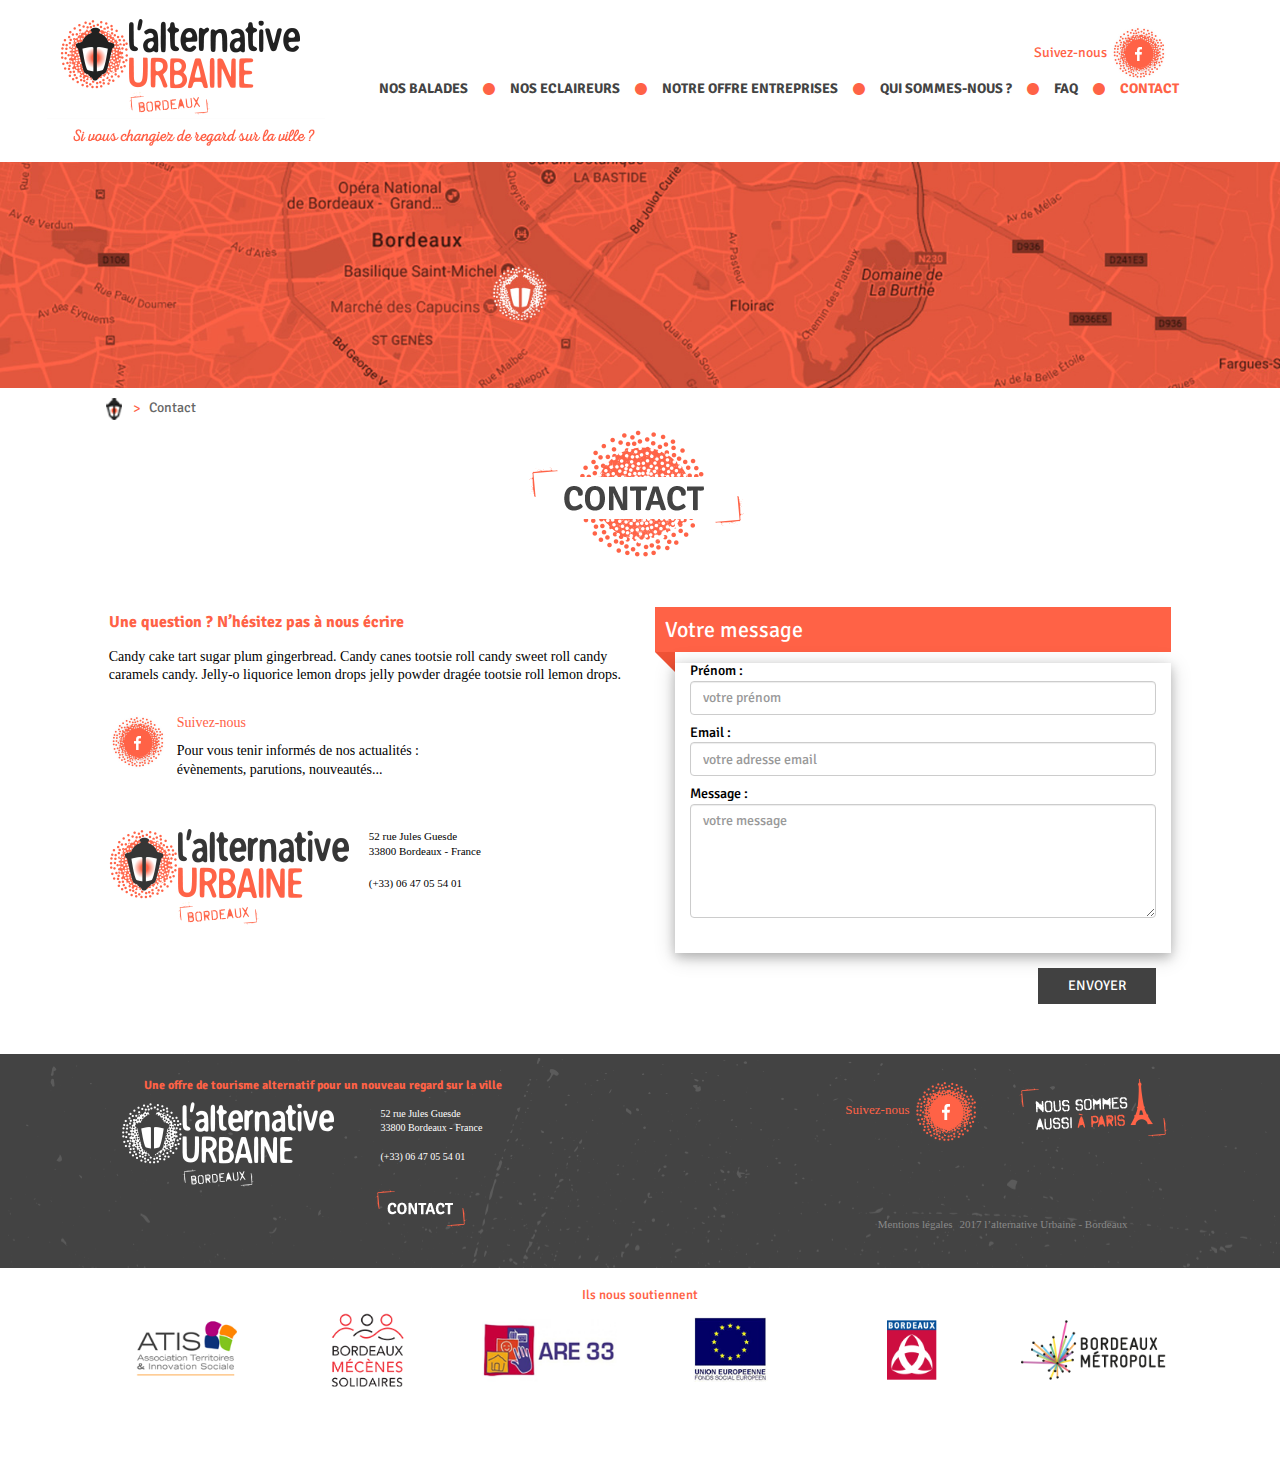
<file: contact.html>
<!DOCTYPE html>
<html lang="fr">
<head>
  <title>Alternative Urbaine Bordeaux</title>
  <meta charset="utf-8">
  <meta name="viewport" content="width=device-width, initial-scale=1">
  <!--CSS-->
    <link rel="stylesheet" type="text/css" href="https://fonts.googleapis.com/css?family=Signika" />
   <link rel="stylesheet" href="https://maxcdn.bootstrapcdn.com/font-awesome/4.7.0/css/font-awesome.min.css">
   <link rel="stylesheet" href="bootstrap/css/bootstrap.min.css">
  <link rel="stylesheet" href="style.css">
  
  <script src="https://ajax.googleapis.com/ajax/libs/jquery/3.2.1/jquery.min.js"></script>
  <script src="https://maxcdn.bootstrapcdn.com/bootstrap/3.3.7/js/bootstrap.min.js"></script>

  


  
</head>
<body id="myPage" data-spy="scroll" data-target=".navbar" data-offset="50">

	 <!-- 1. nav FB -->
<div id="navfb">
		<a href=""> Suivez-nous <img src="img/fbheader.png"></a> <!--<i class="fa fa-facebook-square" aria-hidden="true"></i> -->	
</div>
	
	 <!-- 2. logo + nav -->
<nav class="navbar navbar-default"> <!-- navbar-fixed-top-->

	<div class="container-fluid" id="monMenu">
	
			<div class="navbar-header-1024">
		 <div class="row padding15">
		  <div class="col-sm-4" >
		 <button type="button" class="navbar-toggle" data-toggle="collapse" data-target="#myNavbar">
			<span class="icon-bar"></span>
			<span class="icon-bar"></span>
			<span class="icon-bar"></span>                        
		  </button>
		  </div>
		  <div class="logotop col-xs-8 col-sm-4"><a  href="index.html"><img  src="img/logo1024.png" alt="Alternative Urbaine Bordeaux" ></a></div>
		  
		  <div class="col-sm-4" id="navfb1024">
			<div ><a href=""> <img src="img/fbheader.png"><br>Suivez-nous </a></div>
			<!--<i class="fa fa-facebook-square" aria-hidden="true"></i> -->
			</div> 

		</div>
		</div>
	
		<div class="navbar-header">
		 <button type="button" class="navbar-toggle" data-toggle="collapse" data-target="#myNavbar">
			<span class="icon-bar"></span>
			<span class="icon-bar"></span>
			<span class="icon-bar"></span>                        
		  </button>
		  
		  <div class="logotop"><a  href="index.html"><img  src="img/logo.png" alt="Alternative Urbaine Bordeaux" ></a></div>
		  
		  <div id="navfb1024">
			<a href=""> Suivez-nous <img src="img/fbtop.png"></a> <!--<i class="fa fa-facebook-square" aria-hidden="true"></i> -->
			</div> 
		</div>
		
		<div class="collapse navbar-collapse" id="myNavbar">
		  <ul class="nav navbar-nav "><!--navbar-right-->
			<!--<li><a href="#myPage">HOME</a></li>-->
			<li><a href="nosbalades.html">NOS BALADES</a> <i class="fa fa-circle" aria-hidden="true"></i></li>
			<li><a href="noseclaireurs.html">NOS ECLAIREURS</a> <i class="fa fa-circle" aria-hidden="true"></i></li>
			<li><a href="offreentreprises.html">NOTRE OFFRE ENTREPRISES</a> <i class="fa fa-circle" aria-hidden="true"></i></li>
			<li><a href="qui.html">QUI SOMMES-NOUS ?</a> <i class="fa fa-circle" aria-hidden="true"></i></li>
			<li><a href="faq.html">FAQ</a> <i class="fa fa-circle" aria-hidden="true"></i></li>
			<li class="active"><a href="contact.html">CONTACT</a></li>

		  </ul>
		</div>

  </div>
</nav>


   <!-- 3. header nos balades -->
<div id="headerimg">
<img src="img/headercontact.jpg">
</div>

   <!-- 4. chemin de fer -->
<div id="bread">
<img src="img/breadpicto.png"> <span class="orange chevron"> > </span> <span class="texte">Contact</span>
</div>


<!-- contact -->
<section id="contact" class="container-fluid">


    <div class="row text-center">
	    <div class="col-xs-12">
			<img src="img/titrecontact.png" class="titre" alt"CONTACT">
		</div>
	</div>
	
<div class="contenu">	
	<div class="row">
		<div class="col-sm-12 col-md-6">
				<h2 class="orange">Une question ? N’hésitez pas à nous écrire</h2>
			
			<h3>
			Candy cake tart sugar plum gingerbread. Candy canes tootsie roll candy sweet roll candy caramels candy. Jelly-o liquorice lemon drops jelly powder dragée tootsie roll lemon drops.
			</h3>
				<br>
			<a href="">
			<img src="img/fbheader.png" class="floatleft paddingright10">
		
			<h3 class="orange">
				Suivez-nous
			</h3></a>
			<h3>			
			Pour vous tenir informés de nos actualités :<br>évènements, parutions, nouveautés...
			</h3>

		<br><br>
					<address>
					<img src="img/logoaddress.png" class="logoaddress">	
					52 rue Jules Guesde<br>
					33800 Bordeaux - France
					<br><br>
					(+33) 06 47 05 54 01
					</address>
							<div class="col-sm-12 col-md-6 separationcol12mob"><br></div>
		</div>

		<div class="col-sm-12 col-md-6">

			<div class="row" id="contactform">

				<div class="col-xs-12">

								<h2>Votre message</h2> 
			
				</div>
		  	<div class="arrow-upright"></div>
						
						
				<div class="col-xs-12">
					<div class="carte2">


			<h5>Prénom :</h5>
			<input class="form-control" id="name" name="name" placeholder="votre prénom" type="text" required>
			<h5>Email :</h5>
			<input class="form-control" id="email" name="email" placeholder="votre adresse email" type="email" required>
			<h5>Message :</h5>
			<textarea class="form-control" id="comments" name="comments" placeholder="votre message" rows="5"></textarea>
			<br>
			<button class="btn pull-right btnenvoyer" type="submit">ENVOYER</button>			

					</div>
					
				</div>


	</div>
			
		</div>
	</div>

</div>
</section>



<!-- Container (Contact Section) -->
<!-- <div id="contact" class="container-fluid"> -->


  <!-- <div class="row"> -->
  
    <!-- <div class="col-md-4"> -->
      <!-- <p>Fan? Drop a note.</p> -->
      <!-- <p><span class="glyphicon glyphicon-map-marker"></span>Chicago, US</p> -->
      <!-- <p><span class="glyphicon glyphicon-phone"></span>Phone: +00 1515151515</p> -->
      <!-- <p><span class="glyphicon glyphicon-envelope"></span>Email: mail@mail.com</p> -->
    <!-- </div> -->
	
	
    <!-- <div class="col-md-8"> -->
      <!-- <div class="row"> -->
        <!-- <div class="col-sm-6 form-group"> -->
          <!-- <input class="form-control" id="name" name="name" placeholder="Name" type="text" required> -->
        <!-- </div> -->
        <!-- <div class="col-sm-6 form-group"> -->
          <!-- <input class="form-control" id="email" name="email" placeholder="Email" type="email" required> -->
        <!-- </div> -->
      <!-- </div> -->
      <!-- <textarea class="form-control" id="comments" name="comments" placeholder="Comment" rows="5"></textarea> -->
      <!-- <br> -->
      <!-- <div class="row"> -->
        <!-- <div class="col-md-12 form-group"> -->
          <!-- <button class="btn pull-right" type="submit">Send</button> -->
        <!-- </div> -->
      <!-- </div> -->
    <!-- </div> -->
	
  <!-- </div> -->

<!-- </div> -->


<!-- Footer -->
<footer class="text-center">

<div class="contenu container-fluid">
     <div class="row">
	    <div class="col-xs-12 col-sm-7 col-md-5">
			<div class="row">
				<div class="col-xs-12">
					<h2>Une offre de tourisme alternatif pour un nouveau regard sur la ville</h2>
				</div>

				<div class="col-sm-12 col-md-7">
					<img src="img/logofooter.png" class="logofooter">
				</div>
				<div class="col-sm-12 col-md-5">
					<address>
					52 rue Jules Guesde<br>
					33800 Bordeaux - France
					<br><br>
					(+33) 06 47 05 54 01
					</address>
					<a href="" class="btncontact"><img src="img/contactfooter.png" class="contactfooter"></a>
				</div>
			</div>
		</div>
		<div class="col-xs-12 col-sm-offset-1 col-sm-4 col-md-offset-3 col-md-4">
			<div class="row">
				<div class="col-xs-12 col-sm-6">
					<h3>Suivez-nous <img src="img/fbfooter.png"></h3>
				</div>

				<div class="col-xs-12 col-sm-6">
					<h3><img src="img/paris.png" style="vertical-align: middle;"></h3>
				</div>
				<div class="col-xs-12">
					<br> <br><br>  
				</div>
				
				<div class="col-xs-12">
					<span><a class="mentions" href="">Mentions légales</a></span> <span>2017 l’alternative Urbaine - Bordeaux</span> 
				</div>

				
			</div>
		</div>
	</div>
</div>



</footer>

<section id="soutien" >

<div class="contenu container-fluid">
			<div class="row">
				<div class="col-xs-12">
					<h3>Ils nous soutiennent</h3>
				</div>
			</div>
			<div class="row">
				<div class="col-xs-12 col-sm-6 col-md-2">
					<img class="max100" src="img/soutien1ATIS.png">
				</div>
				<div class="col-xs-12 col-sm-6 col-md-2">
					<img class="max100" src="img/soutien2logobms.png">
				</div>
				<div class="col-xs-12 col-sm-6 col-md-2">
					<img class="max100" src="img/soutien3ARE33.png">
				</div>
				<div class="col-xs-12 col-sm-6 col-md-2">
					<img class="max100" src="img/soutien4logoFSE.png">
				</div>
				<div class="col-xs-12 col-sm-6 col-md-2">
					<img class="max100" src="img/soutien5bordeaux.png">
				</div>
				<div class="col-xs-12 col-sm-6 col-md-2">
					<img class="max100" src="img/soutien6bdxmetropole.png">
				</div>
			</div>
			
	
			
</div>

</section>



</body>
</html>
</file>
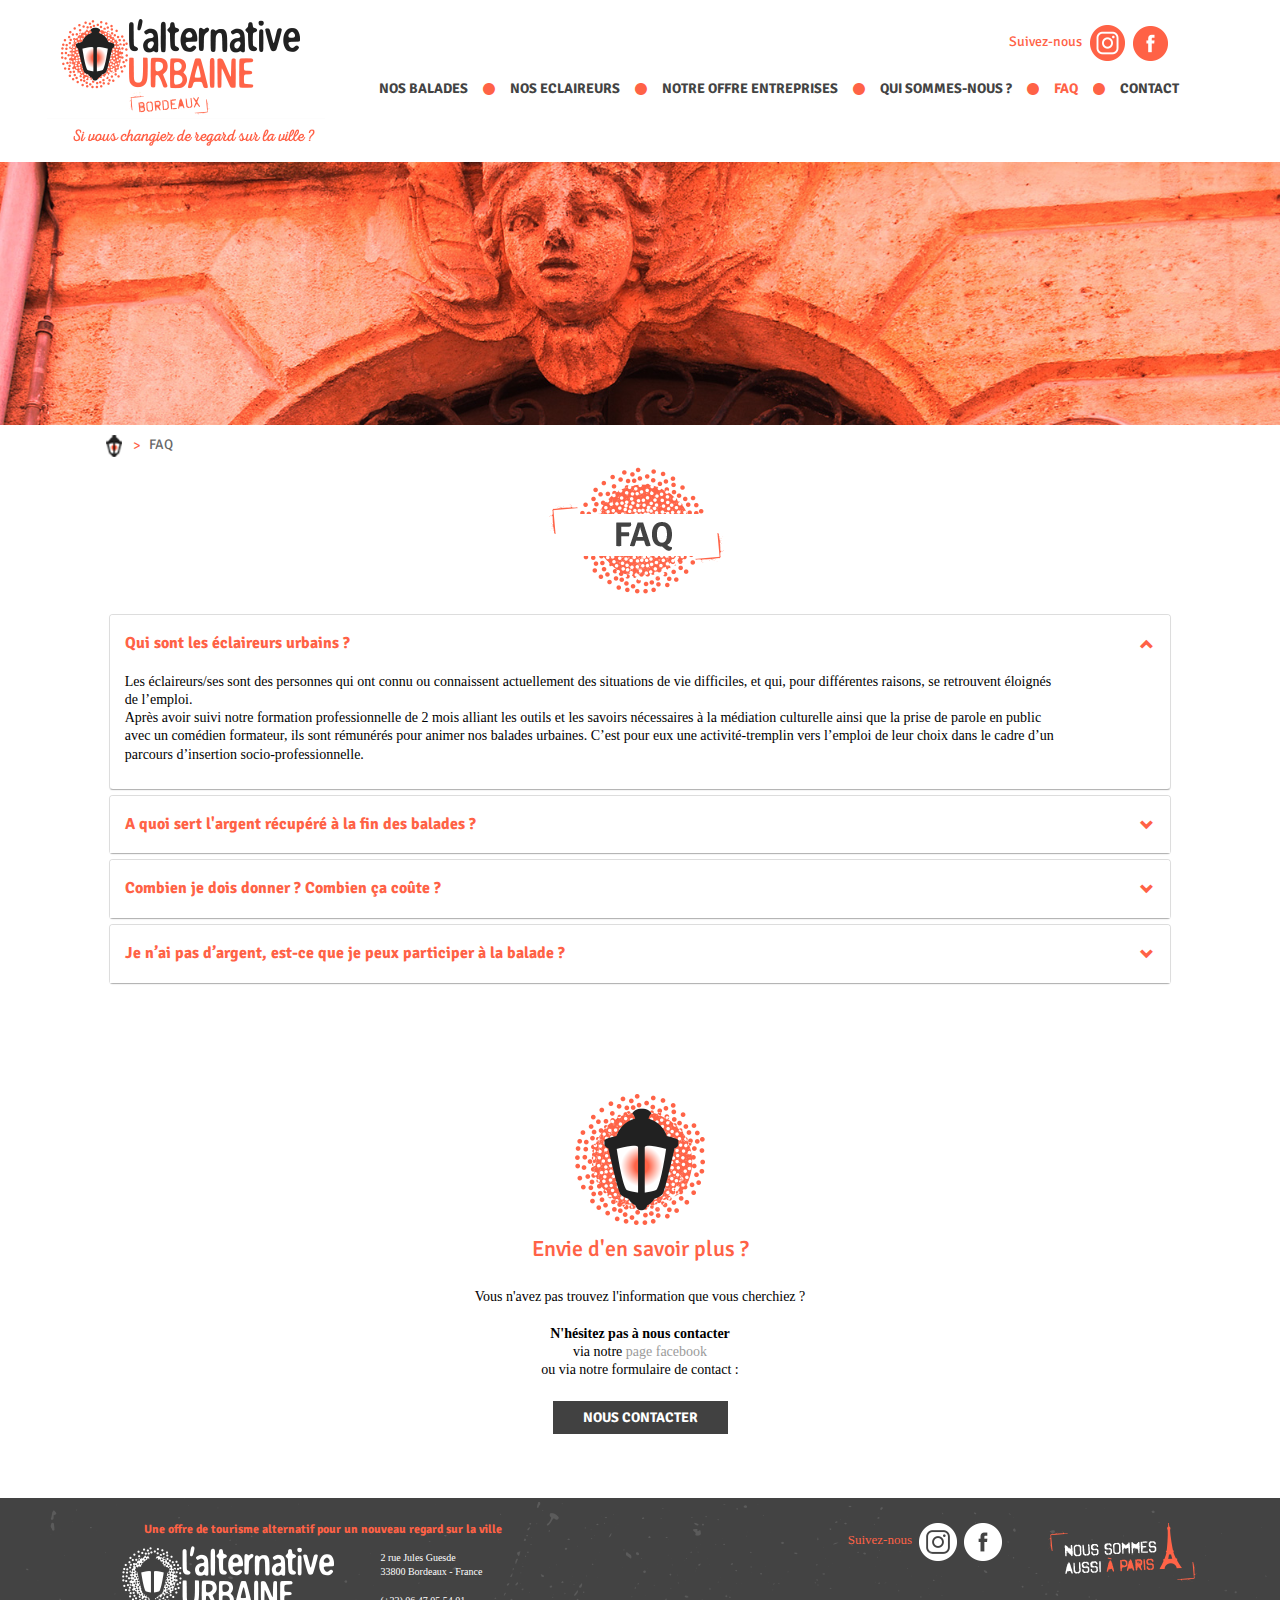
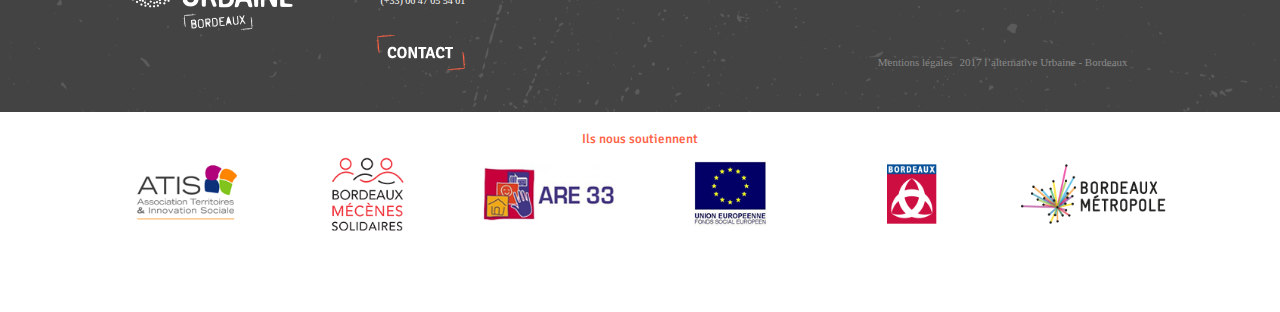
<file: faq.html>
<!DOCTYPE html>
<html lang="fr">
<head>
  <title>Alternative Urbaine Bordeaux</title>
  <meta charset="utf-8">
  <meta name="viewport" content="width=device-width, initial-scale=1">
  <!--CSS-->
    <link rel="stylesheet" type="text/css" href="https://fonts.googleapis.com/css?family=Signika" />
   <link rel="stylesheet" href="https://maxcdn.bootstrapcdn.com/font-awesome/4.7.0/css/font-awesome.min.css">
   <link rel="stylesheet" href="bootstrap/css/bootstrap.min.css">
  <link rel="stylesheet" href="style.css">
  
  <script src="https://ajax.googleapis.com/ajax/libs/jquery/3.2.1/jquery.min.js"></script>
  <script src="https://maxcdn.bootstrapcdn.com/bootstrap/3.3.7/js/bootstrap.min.js"></script>

  


  
</head>
<body id="myPage" data-spy="scroll" data-target=".navbar" data-offset="50">

	 <!-- 1. nav FB -->
<div id="navfb">
		<a href=""> Suivez-nous</a>
		<a href=""><img src="img/headerinstagram.png"></a>
		<a href=""> <img src="img/headerfb.png"></a>
		<!--<i class="fa fa-facebook-square" aria-hidden="true"></i> -->	
</div>
	
	 <!-- 2. logo + nav -->
<nav class="navbar navbar-default"> <!-- navbar-fixed-top-->

	<div class="container-fluid" id="monMenu">
	
			<div class="navbar-header-1024">
		 <div class="row padding15">
		  <div class="col-sm-4" >
		 <button type="button" class="navbar-toggle" data-toggle="collapse" data-target="#myNavbar">
			<span class="icon-bar"></span>
			<span class="icon-bar"></span>
			<span class="icon-bar"></span>                        
		  </button>
		  </div>
		  <div class="logotop col-xs-8 col-sm-4"><a  href="index.html"><img  src="img/logo1024.png" alt="Alternative Urbaine Bordeaux" ></a></div>
		  
		  <div class="col-sm-4" id="navfb1024">
			<a href=""><img src="img/headerinstagram.png"></a>
			<a href=""> <img src="img/headerfb.png"></a>
			
			<!-- <br> -->
			<!-- <a href="" >Suivez-nous </a></div> -->
			<!--<i class="fa fa-facebook-square" aria-hidden="true"></i> -->
			</div> 

		</div>
		</div>
	
		<div class="navbar-header">
		 <button type="button" class="navbar-toggle" data-toggle="collapse" data-target="#myNavbar">
			<span class="icon-bar"></span>
			<span class="icon-bar"></span>
			<span class="icon-bar"></span>                        
		  </button>
		  
		  <div class="logotop"><a  href="index.html"><img  src="img/logo.png" alt="Alternative Urbaine Bordeaux" ></a></div>
		  
		  <div id="navfb1024">
			<a href=""> Suivez-nous <img src="img/fbtop.png"></a> <!--<i class="fa fa-facebook-square" aria-hidden="true"></i> -->
			</div> 
		</div>
		
		<div class="collapse navbar-collapse" id="myNavbar">
		  <ul class="nav navbar-nav "><!--navbar-right-->
			<!--<li><a href="#myPage">HOME</a></li>-->
			<li><a href="nosbalades.html">NOS BALADES</a> <i class="fa fa-circle" aria-hidden="true"></i></li>
			<li><a href="noseclaireurs.html">NOS ECLAIREURS</a> <i class="fa fa-circle" aria-hidden="true"></i></li>
			<li><a href="offreentreprises.html">NOTRE OFFRE ENTREPRISES</a> <i class="fa fa-circle" aria-hidden="true"></i></li>
			<li><a href="qui.html">QUI SOMMES-NOUS ?</a> <i class="fa fa-circle" aria-hidden="true"></i></li>
			<li class="active"><a href="faq.html">FAQ</a> <i class="fa fa-circle" aria-hidden="true"></i></li>
			<li><a href="contact.html">CONTACT</a></li>

		  </ul>
		</div>

  </div>
</nav>


   <!-- 3. header -->
<div id="headerimg">
<img src="img/headerfaq.jpg">
</div>

   <!-- 4. chemin de fer -->
<div id="bread">
<img src="img/breadpicto.png"> <span class="orange chevron"> > </span> <span class="texte">FAQ</span>
</div>


<!-- le projet -->
<section id="faq" class="container-fluid">


    <div class="row text-center">
	    <div class="col-xs-12">
			<img src="img/titrefaq.png" class="titre" alt"FAQ">
		</div>
	</div>
	
<div class="contenu">	
	<div class="row">
	    <div class="col-xs-12">	

<!-- <div class="btn-group"> -->
  <!-- <button type="button" class="btn btn-danger">Action</button> -->
  <!-- <button type="button" class="btn btn-danger" data-toggle="collapse" data-target="#demo"> -->
    <!-- <span class="glyphicon glyphicon-minus"></span> -->
  <!-- </button> -->
<!-- </div> -->
<!-- <div id="demo" class="collapse in">Some dummy text in here.</div> -->

		
			<div class="panel-group" id="accordion">
				<!-- 1 -->
				<div class="panel panel-default">
					<div class="panel-heading">
						<h2 class="orange panel-title">
							<a data-toggle="collapse" data-parent="#accordion" href="#collapse1">
								<!-- <h2 class="orange"> -->
									Qui sont les éclaireurs urbains ?
									<button type="button" class="btn" data-toggle="collapse" data-target="#demo">    
										<span class="glyphicon glyphicon-chevron-up"></span>
										<!-- <span class="fa-stack fa-lg"> -->
											<!-- <i class="fa fa-circle-o fa-stack-2x"></i> -->
											<!-- <i class="fa fa-chevron-up fa-stack-1x "></i> -->
										<!-- </span> -->
									</button>
								
							</a>
							</h2>
					</div>
					<div id="collapse1" class="panel-collapse collapse in">
						<div class="panel-body">			
							<h3>
								Les éclaireurs/ses sont des personnes qui ont connu ou connaissent actuellement des situations de vie difficiles, et qui, pour différentes raisons, se retrouvent éloignés de l’emploi. 
								<br>
								Après avoir suivi notre formation professionnelle de 2 mois alliant les outils et les savoirs nécessaires à la médiation culturelle ainsi que la prise de parole en public avec un comédien formateur, ils sont rémunérés pour animer nos balades urbaines. C’est pour eux une activité-tremplin vers l’emploi de leur choix dans le cadre d’un parcours d’insertion socio-professionnelle.
								</h3>
						</div>
					</div>
				</div>
				
				<!-- 2 -->
				<div class="panel panel-default">
					<div class="panel-heading">
						<h2 class="orange panel-title">
							<a data-toggle="collapse" data-parent="#accordion" href="#collapse2">
								
									A quoi sert l'argent récupéré à la fin des balades ?
									<button type="button" class="btn" data-toggle="collapse" data-target="#demo">    
										<span class="glyphicon glyphicon-chevron-down"></span>
										<!-- <span class="fa-stack fa-lg"> -->
											<!-- <i class="fa fa-circle-o fa-stack-2x"></i> -->
											<!-- <i class="fa fa-chevron-up fa-stack-1x "></i> -->
										<!-- </span> -->
									</button>
								
							</a></h2>
					</div>
					<div id="collapse2" class="panel-collapse collapse">
						<div class="panel-body">			
							<h3>
								Les éclaireurs/ses sont des personnes qui ont connu ou connaissent actuellement des situations de vie difficiles, et qui, pour différentes raisons, se retrouvent éloignés de l’emploi. 
								<br>
								Après avoir suivi notre formation professionnelle de 2 mois alliant les outils et les savoirs nécessaires à la médiation culturelle ainsi que la prise de parole en public avec un comédien formateur, ils sont rémunérés pour animer nos balades urbaines. C’est pour eux une activité-tremplin vers l’emploi de leur choix dans le cadre d’un parcours d’insertion socio-professionnelle.
								</h3>
						</div>
					</div>
				</div>
				
				<!-- 3 -->
				<div class="panel panel-default">
					<div class="panel-heading">
						<h2 class="orange panel-title">
							<a data-toggle="collapse" data-parent="#accordion" href="#collapse3">
								
									Combien je dois donner ? Combien ça coûte ?
									<button type="button" class="btn" data-toggle="collapse" data-target="#demo">    
										<span class="glyphicon glyphicon-chevron-down"></span>
										<!-- <span class="fa-stack fa-lg"> -->
											<!-- <i class="fa fa-circle-o fa-stack-2x"></i> -->
											<!-- <i class="fa fa-chevron-up fa-stack-1x "></i> -->
										<!-- </span> -->
									</button>
								
							</a></h2>
					</div>
					<div id="collapse3" class="panel-collapse collapse">
						<div class="panel-body">			
							<h3>
								Les éclaireurs/ses sont des personnes qui ont connu ou connaissent actuellement des situations de vie difficiles, et qui, pour différentes raisons, se retrouvent éloignés de l’emploi. 
								<br>
								Après avoir suivi notre formation professionnelle de 2 mois alliant les outils et les savoirs nécessaires à la médiation culturelle ainsi que la prise de parole en public avec un comédien formateur, ils sont rémunérés pour animer nos balades urbaines. C’est pour eux une activité-tremplin vers l’emploi de leur choix dans le cadre d’un parcours d’insertion socio-professionnelle.
								</h3>
						</div>
					</div>
				</div>

				<!-- 4 -->
				<div class="panel panel-default">
					<div class="panel-heading">
						<h2 class="orange panel-title">
							<a data-toggle="collapse" data-parent="#accordion" href="#collapse4">
									Je n’ai pas d’argent, est-ce que je peux participer à la balade ?
									<button type="button" class="btn" data-toggle="collapse" data-target="#demo">    
										<span class="glyphicon glyphicon-chevron-down"></span>
										<!-- <span class="fa-stack fa-lg"> -->
											<!-- <i class="fa fa-circle-o fa-stack-2x"></i> -->
											<!-- <i class="fa fa-chevron-up fa-stack-1x "></i> -->
										<!-- </span> -->
									</button>
								
							</a></h2>
					</div>
					<div id="collapse4" class="panel-collapse collapse">
						<div class="panel-body">			
							<h3>
								Les éclaireurs/ses sont des personnes qui ont connu ou connaissent actuellement des situations de vie difficiles, et qui, pour différentes raisons, se retrouvent éloignés de l’emploi. 
								<br>
								Après avoir suivi notre formation professionnelle de 2 mois alliant les outils et les savoirs nécessaires à la médiation culturelle ainsi que la prise de parole en public avec un comédien formateur, ils sont rémunérés pour animer nos balades urbaines. C’est pour eux une activité-tremplin vers l’emploi de leur choix dans le cadre d’un parcours d’insertion socio-professionnelle.
								</h3>
						</div>
					</div>
				</div>
				
				

			</div>
			
			

		</div>

	</div>

</div>
</section>



<section id="faqinfo"> 
 
 <div class="contenu container-fluid">
     <div class="row">
	    <div class="col-xs-12 text-center">
			<img src="img/imgsoutenir.png" alt="">
		</div>
		<div class="col-xs-12 text-center"> 
		<h2 >Envie d'en savoir plus ?</h2>
		<h3>Vous n'avez pas trouvez l'information que vous cherchiez ?
			<br><br>
			<b>N'hésitez pas à nous contacter </b><br>via notre <a href="https://www.facebook.com/alternativeurbaine.bordeaux/?fref=ts">page facebook</a>
			<br>
			ou via notre formulaire de contact :
			<br><br>
			</h3>
		</div>
	
		<div class="col-xs-12 text-center"> 
			<a class="btncontacter" href="contact.html">NOUS CONTACTER</a><br><br>
		</div>

		
	</div>
 </div>
 
</section>


<!-- Footer -->
<footer class="text-center">

<div class="contenu container-fluid">
     <div class="row">
	    <div class="col-xs-12 col-sm-7 col-md-5">
			<div class="row">
				<div class="col-xs-12">
					<h2>Une offre de tourisme alternatif pour un nouveau regard sur la ville</h2>
				</div>

				<div class="col-sm-12 col-md-7">
					<img src="img/logofooter.png" class="logofooter">
				</div>
				<div class="col-sm-12 col-md-5">
					<address>
					2 rue Jules Guesde<br>
					33800 Bordeaux - France
					<br><br>
					(+33) 06 47 05 54 01
					</address>
					<a href="" class="btncontact"><img src="img/contactfooter.png" class="contactfooter"></a>
				</div>
			</div>
		</div>
		<div class="col-xs-12 col-sm-offset-1 col-sm-4 col-md-offset-3 col-md-4">
			<div class="row">
				<div class="col-xs-12 col-sm-7">
					<h3>
					<a href="">Suivez-nous </a>
					<a href="" class="social"><img src="img/footerinstagram.png"> </a>
					<a href="" class="social"><img src="img/footerfacebook.png"></a>
					</h3>				

				</div>

				<div class="col-xs-12 col-sm-5">
					<h3><img src="img/paris.png" style="vertical-align: middle;"></h3>
				</div>
				<div class="col-xs-12">
					<br> <br><br>  
				</div>
				
				<div class="col-xs-12">
					<span><a class="mentions" href="">Mentions légales</a></span> <span>2017 l’alternative Urbaine - Bordeaux</span> 
				</div>

				
			</div>
		</div>
	</div>
</div>



</footer>

<section id="soutien" >

<div class="contenu container-fluid">
			<div class="row">
				<div class="col-xs-12">
					<h3>Ils nous soutiennent</h3>
				</div>
			</div>
			<div class="row">
				<div class="col-xs-12 col-sm-6 col-md-2">
					<img class="max100" src="img/soutien1ATIS.png">
				</div>
				<div class="col-xs-12 col-sm-6 col-md-2">
					<img class="max100" src="img/soutien2logobms.png">
				</div>
				<div class="col-xs-12 col-sm-6 col-md-2">
					<img class="max100" src="img/soutien3ARE33.png">
				</div>
				<div class="col-xs-12 col-sm-6 col-md-2">
					<img class="max100" src="img/soutien4logoFSE.png">
				</div>
				<div class="col-xs-12 col-sm-6 col-md-2">
					<img class="max100" src="img/soutien5bordeaux.png">
				</div>
				<div class="col-xs-12 col-sm-6 col-md-2">
					<img class="max100" src="img/soutien6bdxmetropole.png">
				</div>
			</div>
			
	
			
</div>

</section>



<script>
$('.collapse').on('shown.bs.collapse', function(){
$(this).parent().find(".glyphicon-chevron-down").removeClass("glyphicon-chevron-down").addClass("glyphicon-chevron-up");
}).on('hidden.bs.collapse', function(){
$(this).parent().find(".glyphicon-chevron-up").removeClass("glyphicon-chevron-up").addClass("glyphicon-chevron-down");
});


</script>

</body>
</html>
</file>
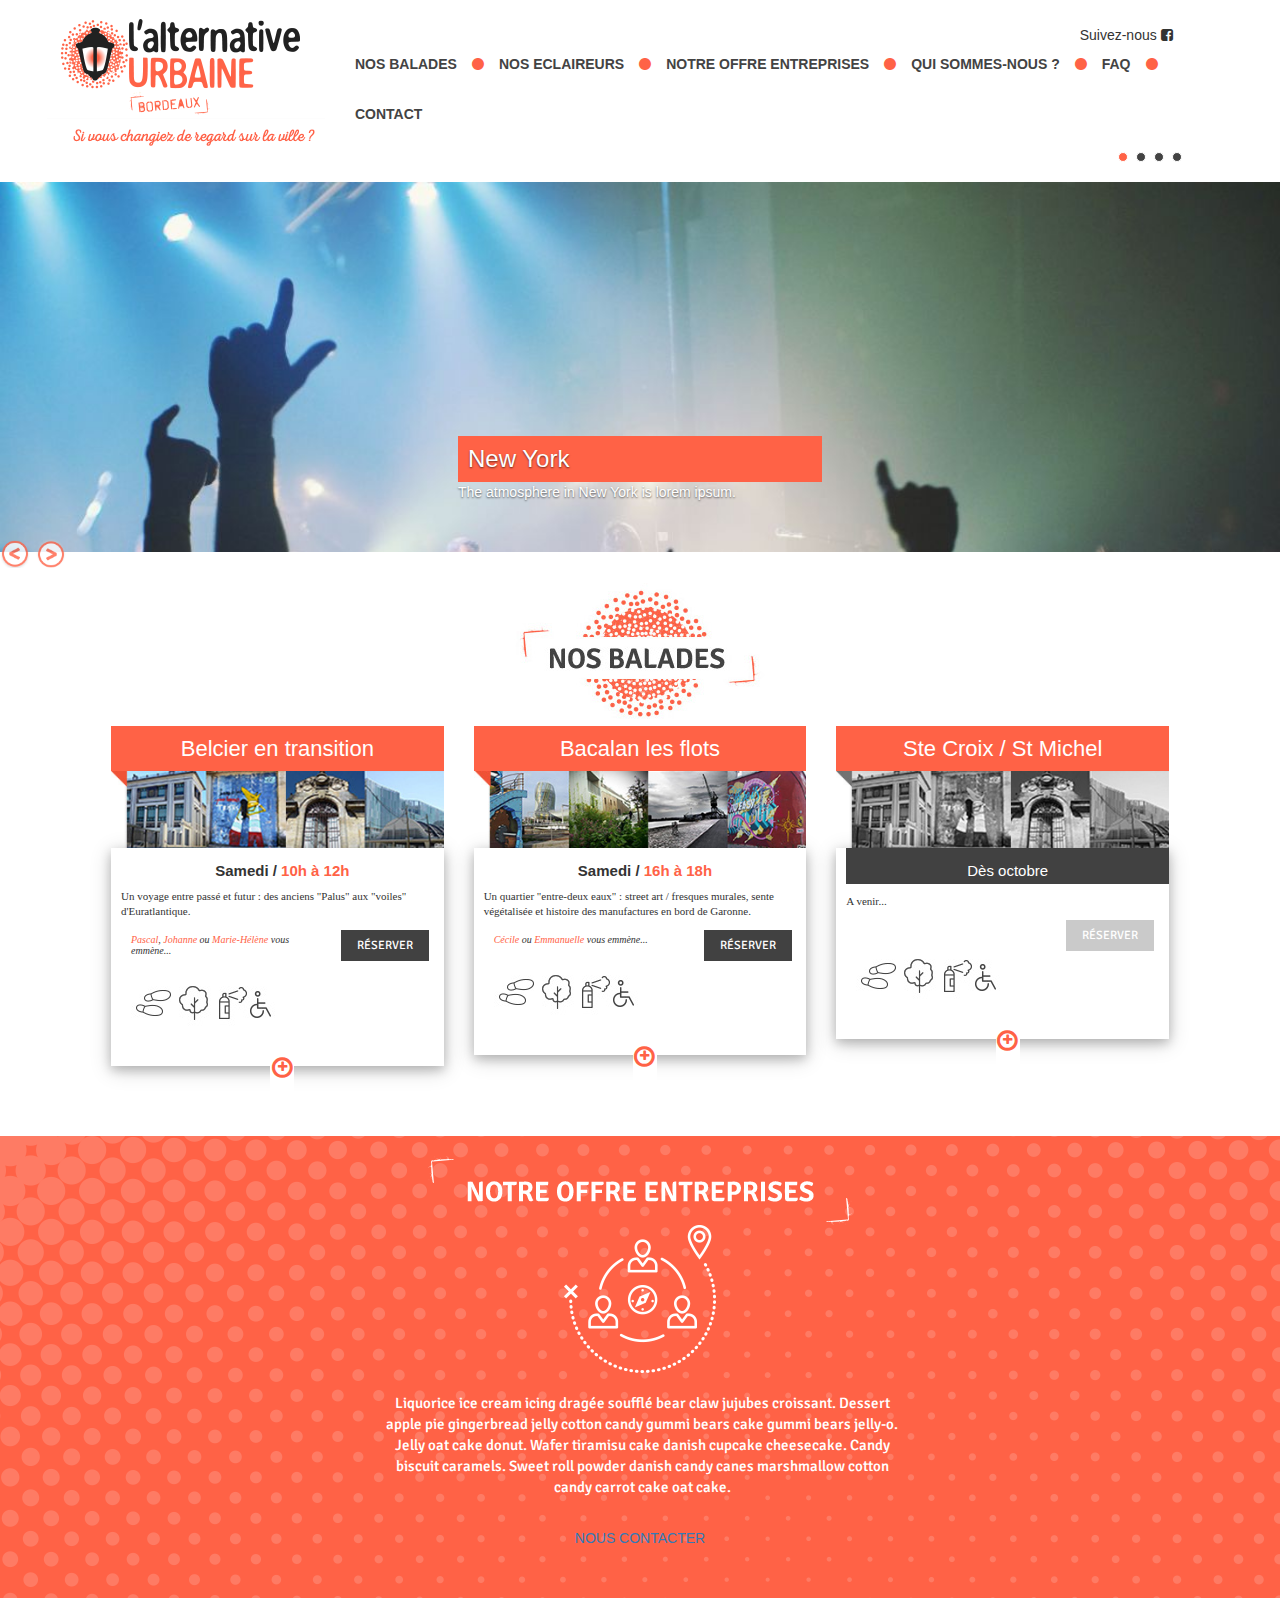
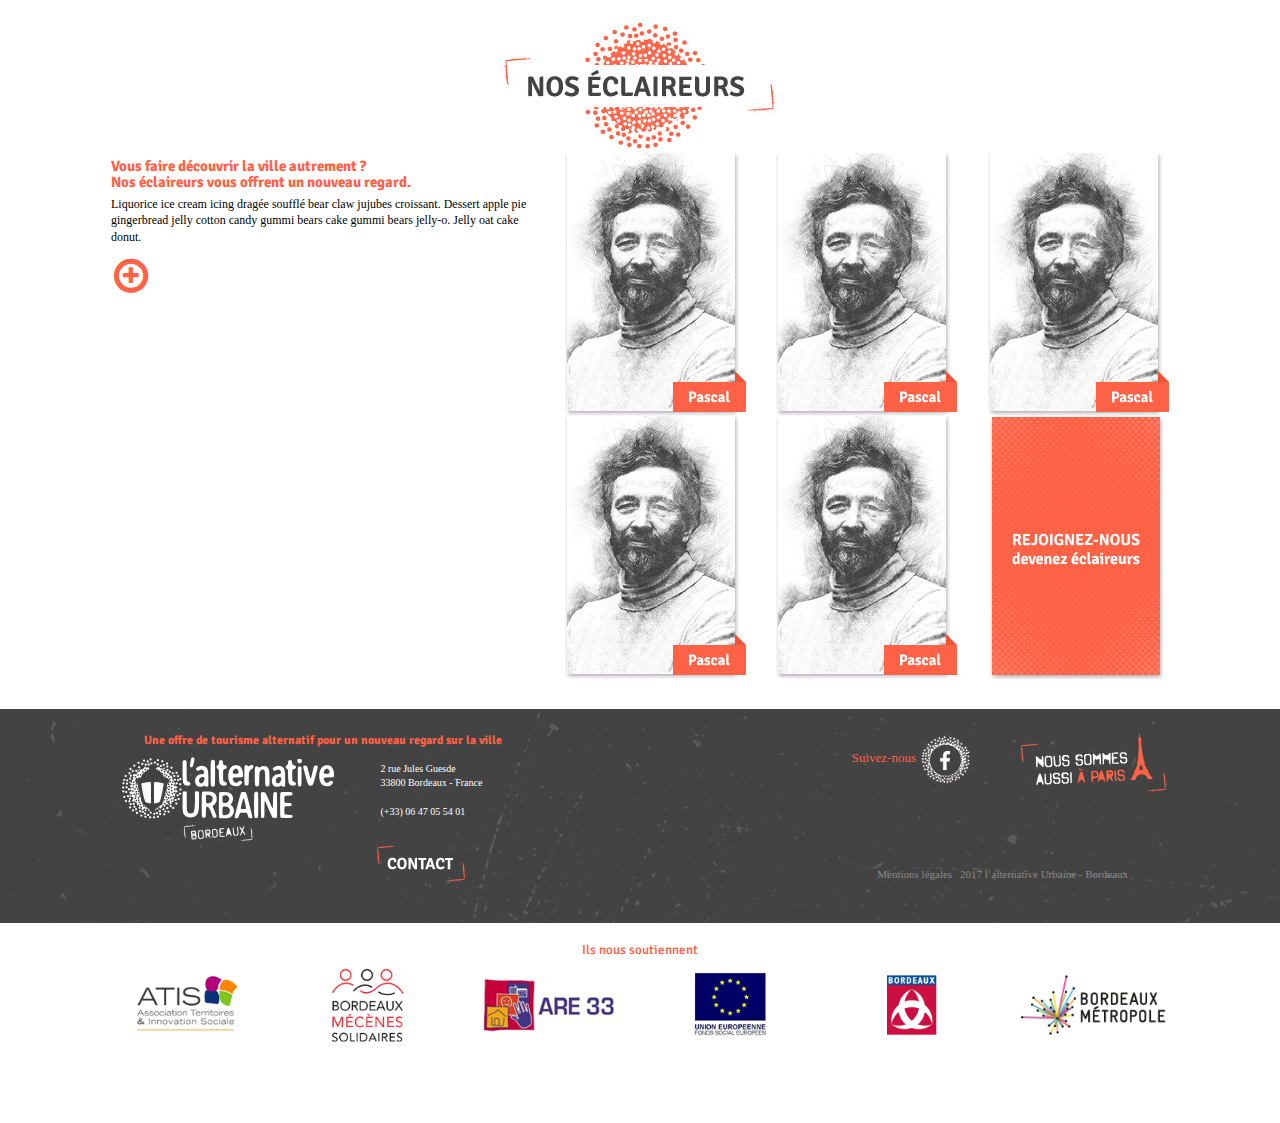
<file: index - Copie.html>
<!DOCTYPE html>
<html lang="fr">
<head>
  <title>Alternative Urbaine Bordeaux</title>
  <meta charset="utf-8">
  <meta name="viewport" content="width=device-width, initial-scale=1">
  <link rel="stylesheet" href="style.css">
    <link rel="stylesheet" href="https://maxcdn.bootstrapcdn.com/font-awesome/4.7.0/css/font-awesome.min.css">
   <!-- <link rel="stylesheet" href="bootstrap.css">-->
  <link rel="stylesheet" href="https://maxcdn.bootstrapcdn.com/bootstrap/3.3.7/css/bootstrap.min.css">
<!--
  <link href="https://fonts.googleapis.com/css?family=Lato" rel="stylesheet" type="text/css">
  <link href="https://fonts.googleapis.com/css?family=Montserrat" rel="stylesheet" type="text/css">
  -->
  <link rel="stylesheet" type="text/css" href="https://fonts.googleapis.com/css?family=Signika" />
  
  <script src="https://ajax.googleapis.com/ajax/libs/jquery/3.2.1/jquery.min.js"></script>
  <script src="https://maxcdn.bootstrapcdn.com/bootstrap/3.3.7/js/bootstrap.min.js"></script>

</head>
<body id="myPage" data-spy="scroll" data-target=".navbar" data-offset="50">

	<!--	<div id="navfb">
		<ul class="nav navbar-nav navbar-right"><li>Suivez-nous <i class="fa fa-facebook-square" aria-hidden="true"></i> </li></ul>
	</div>  -->

			<div id="navfb">
		Suivez-nous <i class="fa fa-facebook-square" aria-hidden="true"></i> 
	</div> 

<nav class="navbar navbar-default"> <!-- navbar-fixed-top-->



	<div class="container-fluid" id="monMenu">
		<div class="navbar-header">
		 <button type="button" class="navbar-toggle" data-toggle="collapse" data-target="#myNavbar">
			<span class="icon-bar"></span>
			<span class="icon-bar"></span>
			<span class="icon-bar"></span>                        
		  </button>
		  <a  href="#myPage"><img src="img/logo.png" alt="Alternative Urbaine Bordeaux" ></a>
		</div>
		<div class="collapse navbar-collapse" id="myNavbar">
		  <ul class="nav navbar-nav navbar-right">
			<!--<li><a href="#myPage">HOME</a></li>-->
			<li><a href="#balades">NOS BALADES</a> <i class="fa fa-circle" aria-hidden="true"></i></li>
			<li><a href="#noseclaireurs">NOS ECLAIREURS</a> <i class="fa fa-circle" aria-hidden="true"></i></li>
			<li><a href="#offreentreprises">NOTRE OFFRE ENTREPRISES</a> <i class="fa fa-circle" aria-hidden="true"></i></li>
			<li><a href="#qui">QUI SOMMES-NOUS ?</a> <i class="fa fa-circle" aria-hidden="true"></i></li>
			<li><a href="#faq">FAQ</a> <i class="fa fa-circle" aria-hidden="true"></i></li>
			<li><a href="#contact">CONTACT</a></li>
			<!--
			<li class="dropdown">
			  <a class="dropdown-toggle" data-toggle="dropdown" href="#">MORE
			  <span class="caret"></span></a>
			  <ul class="dropdown-menu">
				<li><a href="#">Merchandise</a></li>
				<li><a href="#">Extras</a></li>
				<li><a href="#">Media</a></li> 
			  </ul>
			</li>
			<li><a href="#"><span class="glyphicon glyphicon-search"></span></a></li>-->
		  </ul>
		</div>
  </div>
</nav>

<div id="myCarousel" class="carousel slide" data-ride="carousel">
    <!-- Indicators -->
	
	
<div class="indicatorcontainer">
    <ol class="carousel-indicators">
	
	
		      <!-- Left and right controls -->
    <!-- <a class="left carousel-control" href="#myCarousel" role="button" data-slide="prev"> -->
	  <!-- <img class="chevronleft" src="img/pucegauche.png"> -->
      <!-- <span class="sr-only">Previous</span> -->
    <!-- </a> -->
	
	
      <li data-target="#myCarousel" data-slide-to="0" class="active"></li>
      <li data-target="#myCarousel" data-slide-to="1"></li>
      <li data-target="#myCarousel" data-slide-to="2"></li>
	  <li data-target="#myCarousel" data-slide-to="3"></li>
	  
	  

    <!-- <a class="right carousel-control" href="#myCarousel" role="button" data-slide="next"> -->
	  	  <!-- <img class="chevronright" src="img/pucedroite.png"> -->
      <!-- <span class="sr-only">Next</span> -->
    <!-- </a> -->
	  
    </ol>
	
	</div>

    <!-- Wrapper for slides -->
    <div class="carousel-inner" role="listbox">
      <div class="item active">
        <img src="img/ny.jpg" alt="New York" >
        <div class="carousel-caption">
          <h3>New York</h3>
          <p>The atmosphere in New York is lorem ipsum.</p>
        </div>      
      </div>

      <div class="item">
        <img src="img/chicago.jpg" alt="Chicago" >
        <div class="carousel-caption">
          <h3>Chicago</h3>
          <p>Thank you, Chicago - A night we won't forget.</p>
        </div>      
      </div>
    
      <div class="item">
        <img src="img/la.jpg" alt="Los Angeles">
        <div class="carousel-caption">
          <h3>LA</h3>
          <p>Even though the traffic was a mess, we had the best time playing at Venice Beach!</p>
        </div>      
      </div>
	  	   <div class="item">
            <video class="video-fluid" autoplay loop>
                <source src="https://mdbootstrap.com/img/video/forest.mp4" type="video/mp4" />
            </video>
        </div>


    </div>

    <!-- Left and right controls -->
    <a class="left carousel-control" href="#myCarousel" role="button" data-slide="prev">
      <!-- <span class="glyphicon glyphicon-chevron-left" aria-hidden="true"></span> -->
	  <img class="chevronleft" src="img/pucegauche.png">
      <span class="sr-only">Previous</span>
    </a>
    <a class="right carousel-control" href="#myCarousel" role="button" data-slide="next">
      <!-- <span class="glyphicon glyphicon-chevron-right" aria-hidden="true"></span> -->
	  	  <img class="chevronright" src="img/pucedroite.png">
      <span class="sr-only">Next</span>
    </a>
	
</div>

<!-- Container (Balades -->
<section id="balades" class="container-fluid text-center">
  <!--<h1>NOS BALADES</h1>-->
    <div class="row">
	    <div class="col-xs-12">
		<img src="img/nosbalades.jpg" class="titre" alt"NOS BALADES">
		</div>
	</div>
  <div class="row">
  <!--BELCIER-->
    <div class="col-xs-offset-1 col-xs-10 col-xs-offset-1 col-sm-4 col-sm-offset-0"><!--col-xs-offset-1 col-xs-10 col-xs-offset-1-->
			<div class="row">
				<div class="col-xs-12">
					<p class="text-center"><h2>Belcier en transition</h2></p>
				</div>
				<div class="col-xs-12">
					<p><img src="img/imgBelcier.jpg" style="width:100%;"></p>
				</div>				
				<!--
				<div class="col-xs-2">
					<div class="arrow-upright"></div>
				</div>-->
				<div class="col-xs-12">
					<div class="carte">
						<!-- <p class="text-center"><h2>Belcier en transition</h2></p>
						<img src="img/belcier-en-transition.jpg">-->
						<div>
							<h3>Samedi / <span class="orange">10h à 12h</span></h3>
							<h4>Un voyage entre passé et futur : des anciens "Palus" aux "voiles" d'Euratlantique.</h4>
						</div>
						<div class="row">
							<div class="col-lg-7 col-md-12">
								<h5><a href="">Pascal</a>, <a href="">Johanne</a> ou <a href="">Marie-Hélène</a> vous emmène...</h5>
							</div>
							<div class="col-lg-5 col-md-12">
								<a class="btnreserver" href="">RÉSERVER</a>
							</div>
						</div>
						
						<div class="row">
							<div class="col-xs-12">
								<h5><img class="icone" src="img/iconesbalade1.jpg"></h5>
							</div>
							<div class="col-xs-12">
								<a class="btnplus" href="">
									<span class="fa-stack fa-lg ">
										<i class="fa fa-circle-o fa-stack-2x boutonplus bgblanc"></i>
										<i class="fa fa-plus fa-stack-1x boutonplus"></i>
									</span>
								</a>
							</div>
						</div>
									

					</div>
					
				</div>

	<div class="col-xs-12 separationcol12mob"><br></div>

			</div>
	</div>
	
	 <!--BACALAN-->
    <div class="col-xs-offset-1 col-xs-10 col-xs-offset-1 col-sm-4 col-sm-offset-0"><!--col-xs-offset-1 col-xs-10 col-xs-offset-1-->
			<div class="row">
				<div class="col-xs-12">
					<p class="text-center"><h2>Bacalan les flots</h2></p>
				</div>
				<div class="col-xs-12">
					<p><img src="img/imgBacalan.jpg" style="width:100%;"></p>
				</div>				
				<!--
				<div class="col-xs-2">
					<div class="arrow-upright"></div>
				</div>-->
				<div class="col-xs-12">
					<div class="carte">
						<!-- <p class="text-center"><h2>Belcier en transition</h2></p>
						<img src="img/belcier-en-transition.jpg">-->
						<div>
							<h3>Samedi / <span class="orange">16h à 18h</span></h3>
							<h4>Un quartier "entre-deux eaux" : street art / fresques murales, sente végétalisée et histoire des manufactures en bord de Garonne.</h4>
						</div>
						<div class="row">
							<div class="col-lg-7 col-md-12">
								<h5><a href="">Cécile</a> ou <a href="">Emmanuelle</a> vous emmène...</h5>
							</div>
							<div class="col-lg-5 col-md-12">
								<a class="btnreserver" href="">RÉSERVER</a>
							</div>
						</div>
						
						<div class="row">
							<div class="col-xs-12">
								<h5><img class="icone" src="img/iconesbalade1.jpg"></h5>
							</div>
							<div class="col-xs-12">
								<a class="btnplus" href="">
									<span class="fa-stack fa-lg ">
										<i class="fa fa-circle-o fa-stack-2x boutonplus bgblanc"></i>
										<i class="fa fa-plus fa-stack-1x boutonplus"></i>
									</span>
								</a>
							</div>
						</div>
						
						


					</div>
				</div>

	<div class="col-xs-12 separationcol12mob"><br></div>

			</div>
	</div>
	
	  <!--STE CROIX ST MICHEL-->
	 <div class="col-xs-offset-1 col-xs-10 col-xs-offset-1 col-sm-4 col-sm-offset-0"><!--col-xs-offset-1 col-xs-10 col-xs-offset-1-->
			<div class="row">
				<div class="col-xs-12">
					<p class="text-center"><h2>Ste Croix / St Michel</h2></p>
				</div>
				<div class="col-xs-12">
					<p><img class="imagenb" src="img/imgBelcier.jpg" style="width:100%;"></p>
				</div>				
				<!--
				<div class="col-xs-2">
					<div class="arrow-upright"></div>
				</div>-->
				<div class="col-xs-12">
					<div class="carte">
						<!-- <p class="text-center"><h2>Belcier en transition</h2></p>
						<img src="img/belcier-en-transition.jpg">-->
						<div>
							<h3  class="avenir"> <span>Dès octobre</span></h3>
							<h4>A venir...</h4>
						</div>
						<div class="row">
							<div class="col-lg-7 col-md-12">
								<!--<h5><a href="">Pascal</a>, <a href="">Johanne</a> ou <a href="">Marie-Hélène</a> vous emmène...</h5>-->
							</div>
							<div class="col-lg-5 col-md-12">
								<a class="btnreserver inactif" href="">RÉSERVER</a>
							</div>
						</div>
						
						<div class="row">
							<div class="col-xs-12">
								<h5><img class="icone" src="img/iconesbalade1.jpg"></h5>
							</div>
							<div class="col-xs-12">
								<a class="btnplus" href="">
									<span class="fa-stack fa-lg ">
										<i class="fa fa-circle-o fa-stack-2x boutonplus bgblanc"></i>
										<i class="fa fa-plus fa-stack-1x boutonplus"></i>
									</span>
								</a>
							</div>
						</div>
						


					</div>
				</div>

	<div class="col-xs-12 separationcol12mob"><br></div>
			</div>
	</div>
	



  </div>
</section>

<!-- Container (Offre Entreprises) -->
<section id="offreentreprises" class="container-fluid text-center"><!--container-fluid-->
 
 <div class="contenu  ">
     <div class="row">
	    <div class="col-xs-12">
		<img src="img/notreoffreentreprises.png" class="titre" alt"NOTRE OFFRE ENTREPRISES">
		</div>
		<div class="col-xs-12">
		<img src="img/notreoffreentreprisesPICTO.png" class="titre" alt"NOTRE OFFRE ENTREPRISES">
		</div>
		<div class="col-xs-12"> 
		<h4>
			Liquorice ice cream icing dragée soufflé bear claw jujubes croissant. Dessert apple pie gingerbread jelly cotton candy gummi bears cake gummi bears jelly-o. Jelly oat cake donut. Wafer tiramisu cake danish cupcake cheesecake. Candy biscuit caramels. Sweet roll powder danish candy canes marshmallow cotton candy carrot cake oat cake.
		</h4>
		</div>
		<div class="col-xs-12"> 
			<a class="btnnouscontacter" href="">NOUS CONTACTER</a>
		</div>
	</div>
 </div>
 
</section>

<!-- Container (Nos Eclaireurs) -->
<section id="noseclaireurs" class=" text-center"> <!--container-fluid-->
 
 <div class="contenu container-fluid">
     <div class="row">
	    <div class="col-xs-12">
		<img src="img/noseclaireurs.jpg" class="titre" alt"NOS ECLAIREURS">
		</div>
	</div>
	 <div class="row">
		<div class="col-xs-offset-1 col-xs-10 col-xs-offset-1 col-sm-5 col-sm-offset-0">
		
		<h3>
			Vous faire découvrir la ville autrement ? <br> Nos éclaireurs vous offrent un nouveau regard.
		</h3>
		<h4>
			Liquorice ice cream icing dragée soufflé bear claw jujubes croissant. Dessert apple pie gingerbread jelly cotton candy gummi bears cake gummi bears jelly-o. Jelly oat cake donut. 
		
		</h4>

		<a class="btnplus" href="">
			<span class="fa-stack fa-lg floatleft">
				<i class="fa fa-circle-o fa-stack-2x boutonplus bgblanc"></i>
				<i class="fa fa-plus fa-stack-1x boutonplus"></i>
			</span>
		</a>
		</div>
		
		<div class="col-xs-offset-1 col-xs-10 col-xs-offset-1 col-sm-7 col-sm-offset-0"> 
			 <div class="row">
				<div class="col-xs-12 col-sm-6 col-md-4">
					<img src="img/pascal.jpg" class="titre" alt"PASCAL">
				</div>
				<div class="col-xs-12 col-sm-6 col-md-4">
					<img src="img/pascal.jpg" class="titre" alt"PASCAL">
				</div>
				<div class="col-xs-12 col-sm-6 col-md-4">
					<img src="img/pascal.jpg" class="titre" alt"PASCAL">
				</div>

				<div class="col-xs-12 col-sm-6 col-md-4">
					<img src="img/pascal.jpg" class="titre" alt"PASCAL">
				</div>
				<div class="col-xs-12 col-sm-6 col-md-4">
					<img src="img/pascal.jpg" class="titre" alt"PASCAL">
				</div>
				<div class="col-xs-12 col-sm-6 col-md-4">
					<a href=""><img src="img/rejoigneznous.jpg" class="titre" alt"REJOIGNEZ NOUS"></a>
				</div>
			</div>
		</div>
		
		<!-- <div class="col-xs-offset-1 col-xs-10 col-xs-offset-1 col-sm-7 col-sm-offset-0">  -->
			 <!-- <div class="row"> -->
				<!-- <div class="col-xs-6 col-sm-4"> -->
					<!-- <div class="carteeclaireur"></div> -->
					
				<!-- </div> -->
				<!-- <div class="col-xs-6 col-sm-4"> -->
					<!-- <div class="carteeclaireur"></div> -->
				<!-- </div> -->
				<!-- <div class="col-xs-6 col-sm-4"> -->
					<!-- <div class="carteeclaireur"></div> -->
				<!-- </div> -->

				<!-- <div class="col-xs-6 col-sm-4"> -->
					<!-- <div class="carteeclaireur"></div> -->
				<!-- </div> -->
				<!-- <div class="col-xs-6 col-sm-4"> -->
					<!-- <div class="carteeclaireur"></div> -->
				<!-- </div> -->
				<!-- <div class="col-xs-6 col-sm-4 height100"> -->
					<!-- <div class="carterejoigneznous"> -->
					<!-- <h2>REJOIGNEZ NOUS<br>devenez éclaireur</h2> -->
					<!-- </div> -->
				<!-- </div> -->
			<!-- </div> -->
		<!-- </div> -->
		
		
	</div>
 </div>
 
</section>


<!-- Container (Contact Section) -->
<!-- <div id="contact" class="container-fluid"> -->
  <!-- <h3 class="text-center">Contact</h3> -->
  <!-- <p class="text-center"><em>We love our fans!</em></p> -->

  <!-- <div class="row"> -->
    <!-- <div class="col-md-4"> -->
      <!-- <p>Fan? Drop a note.</p> -->
      <!-- <p><span class="glyphicon glyphicon-map-marker"></span>Chicago, US</p> -->
      <!-- <p><span class="glyphicon glyphicon-phone"></span>Phone: +00 1515151515</p> -->
      <!-- <p><span class="glyphicon glyphicon-envelope"></span>Email: mail@mail.com</p> -->
    <!-- </div> -->
    <!-- <div class="col-md-8"> -->
      <!-- <div class="row"> -->
        <!-- <div class="col-sm-6 form-group"> -->
          <!-- <input class="form-control" id="name" name="name" placeholder="Name" type="text" required> -->
        <!-- </div> -->
        <!-- <div class="col-sm-6 form-group"> -->
          <!-- <input class="form-control" id="email" name="email" placeholder="Email" type="email" required> -->
        <!-- </div> -->
      <!-- </div> -->
      <!-- <textarea class="form-control" id="comments" name="comments" placeholder="Comment" rows="5"></textarea> -->
      <!-- <br> -->
      <!-- <div class="row"> -->
        <!-- <div class="col-md-12 form-group"> -->
          <!-- <button class="btn pull-right" type="submit">Send</button> -->
        <!-- </div> -->
      <!-- </div> -->
    <!-- </div> -->
  <!-- </div> -->

<!-- </div> -->



<!-- Footer -->
<footer class="text-center">

<div class="contenu container-fluid">
     <div class="row">
	    <div class="col-xs-12 col-sm-7 col-md-5">
			<div class="row">
				<div class="col-xs-12">
					<h2>Une offre de tourisme alternatif pour un nouveau regard sur la ville</h2>
				</div>
				<!-- <div class="col-xs-offset-4 col-xs-4"> -->

				<!-- </div> -->
			<!-- </div> -->
			<!-- <div class="row"> -->
				<div class="col-sm-12 col-md-7">
					<img src="img/logofooter.png" class="logofooter">
				</div>
				<div class="col-sm-12 col-md-5">
					<address>
					2 rue Jules Guesde<br>
					33800 Bordeaux - France
					<br><br>
					(+33) 06 47 05 54 01
					</address>
					<a href="" class="btncontact"><img src="img/contactfooter.png" class="contactfooter"></a>
				</div>
			</div>
		</div>
		<div class="col-xs-12 col-sm-offset-1 col-sm-4 col-md-offset-3 col-md-4">
			<div class="row">
				<div class="col-xs-12 col-sm-6">
					<h3>Suivez-nous <img src="img/facebook.png"></h3>
				</div>

				<div class="col-xs-12 col-sm-6">
					<h3><img src="img/paris.png" style="vertical-align: middle;"></h3>
				</div>
				<div class="col-xs-12">
					<br> <br><br>  
				</div>
				
				<div class="col-xs-12">
					<span><a class="mentions" href="">Mentions légales</a></span> <span>2017 l’alternative Urbaine - Bordeaux</span> 
				</div>

				
			</div>
		</div>
	</div>
	<!-- <div class="row"> -->
					<!-- <div class="col-xs-12 rightalign"> -->
					<!-- <span>Mentions légales</span> <span>2017 l’alternative Urbaine - Bordeaux</span>  -->
				<!-- </div> -->
				<!-- </div> -->
</div>


  <!-- <a class="up-arrow" href="#myPage" data-toggle="tooltip" title="REVENIR EN HAUT"> -->
    <!-- <span class="glyphicon glyphicon-chevron-up"></span> -->
  <!-- </a> -->
  
  <!-- <br><br> -->
  <!-- <p>Theme Made By <a href="http://www.madmind.fr" data-toggle="tooltip" title="MaDMinD">www.madmind.fr</a></p>  -->

  <!-- <i class="fa fa-facebook fa-2x"></i> -->
  <!-- <i class="fa fa-twitter fa-2x"></i> -->
  <!-- <i class="fa fa-instagram fa-2x"></i> -->

</footer>

<section id="soutien" >

<div class="contenu container-fluid">
			<div class="row">
				<div class="col-xs-12">
					<h3>Ils nous soutiennent</h3>
				</div>
			</div>
			<div class="row">
				<div class="col-xs-12 col-sm-6 col-md-2">
					<img class="max100" src="img/soutien1ATIS.png">
				</div>
				<div class="col-xs-12 col-sm-6 col-md-2">
					<img class="max100" src="img/soutien2logobms.png">
				</div>
				<div class="col-xs-12 col-sm-6 col-md-2">
					<img class="max100" src="img/soutien3ARE33.png">
				</div>
				<div class="col-xs-12 col-sm-6 col-md-2">
					<img class="max100" src="img/soutien4logoFSE.png">
				</div>
				<div class="col-xs-12 col-sm-6 col-md-2">
					<img class="max100" src="img/soutien5bordeaux.png">
				</div>
				<div class="col-xs-12 col-sm-6 col-md-2">
					<img class="max100" src="img/soutien6bdxmetropole.png">
				</div>
			</div>
			
			
			<!-- <div class="row"> -->
				<!-- <div class="col-xs-12"> -->
					<!-- <h3>Ils nous soutiennent</h3> -->
				<!-- </div> -->
			<!-- </div> -->
			<!-- <div class="row"> -->
				<!-- <div class="col-xs-6 col-sm-4 col-md-2"> -->
					<!-- <img class="max100" src="img/soutien1ATIS.png"> -->
				<!-- </div> -->
				<!-- <div class="col-xs-6 col-sm-4 col-md-2"> -->
					<!-- <img class="max100" src="img/soutien2logobms.png"> -->
				<!-- </div> -->
				<!-- <div class="col-xs-6 col-sm-4 col-md-2"> -->
					<!-- <img class="max100" src="img/soutien3ARE33.png"> -->
				<!-- </div> -->
				<!-- <div class="col-xs-6 col-sm-4 col-md-2"> -->
					<!-- <img class="max100" src="img/soutien4logoFSE.png"> -->
				<!-- </div> -->
				<!-- <div class="col-xs-6 col-sm-4 col-md-2"> -->
					<!-- <img class="max100" src="img/soutien5bordeaux.png"> -->
				<!-- </div> -->
				<!-- <div class="col-xs-6 col-sm-4 col-md-2"> -->
					<!-- <img class="max100" src="img/soutien6bdxmetropole.png"> -->
				<!-- </div> -->
			<!-- </div> -->
			
</div>

</section>

<script>
$(document).ready(function(){
  // Initialize Tooltip
  $('[data-toggle="tooltip"]').tooltip(); 
  
  // Add smooth scrolling to all links in navbar + footer link
  $(".navbar a, footer a[href='#myPage']").on('click', function(event) {

    // Make sure this.hash has a value before overriding default behavior
    if (this.hash !== "") {

      // Prevent default anchor click behavior
      event.preventDefault();

      // Store hash
      var hash = this.hash;

      // Using jQuery's animate() method to add smooth page scroll
      // The optional number (900) specifies the number of milliseconds it takes to scroll to the specified area
      $('html, body').animate({
        scrollTop: $(hash).offset().top
      }, 900, function(){
   
        // Add hash (#) to URL when done scrolling (default click behavior)
        window.location.hash = hash;
      });
    } // End if
  });
})
</script>

</body>
</html>
</file>
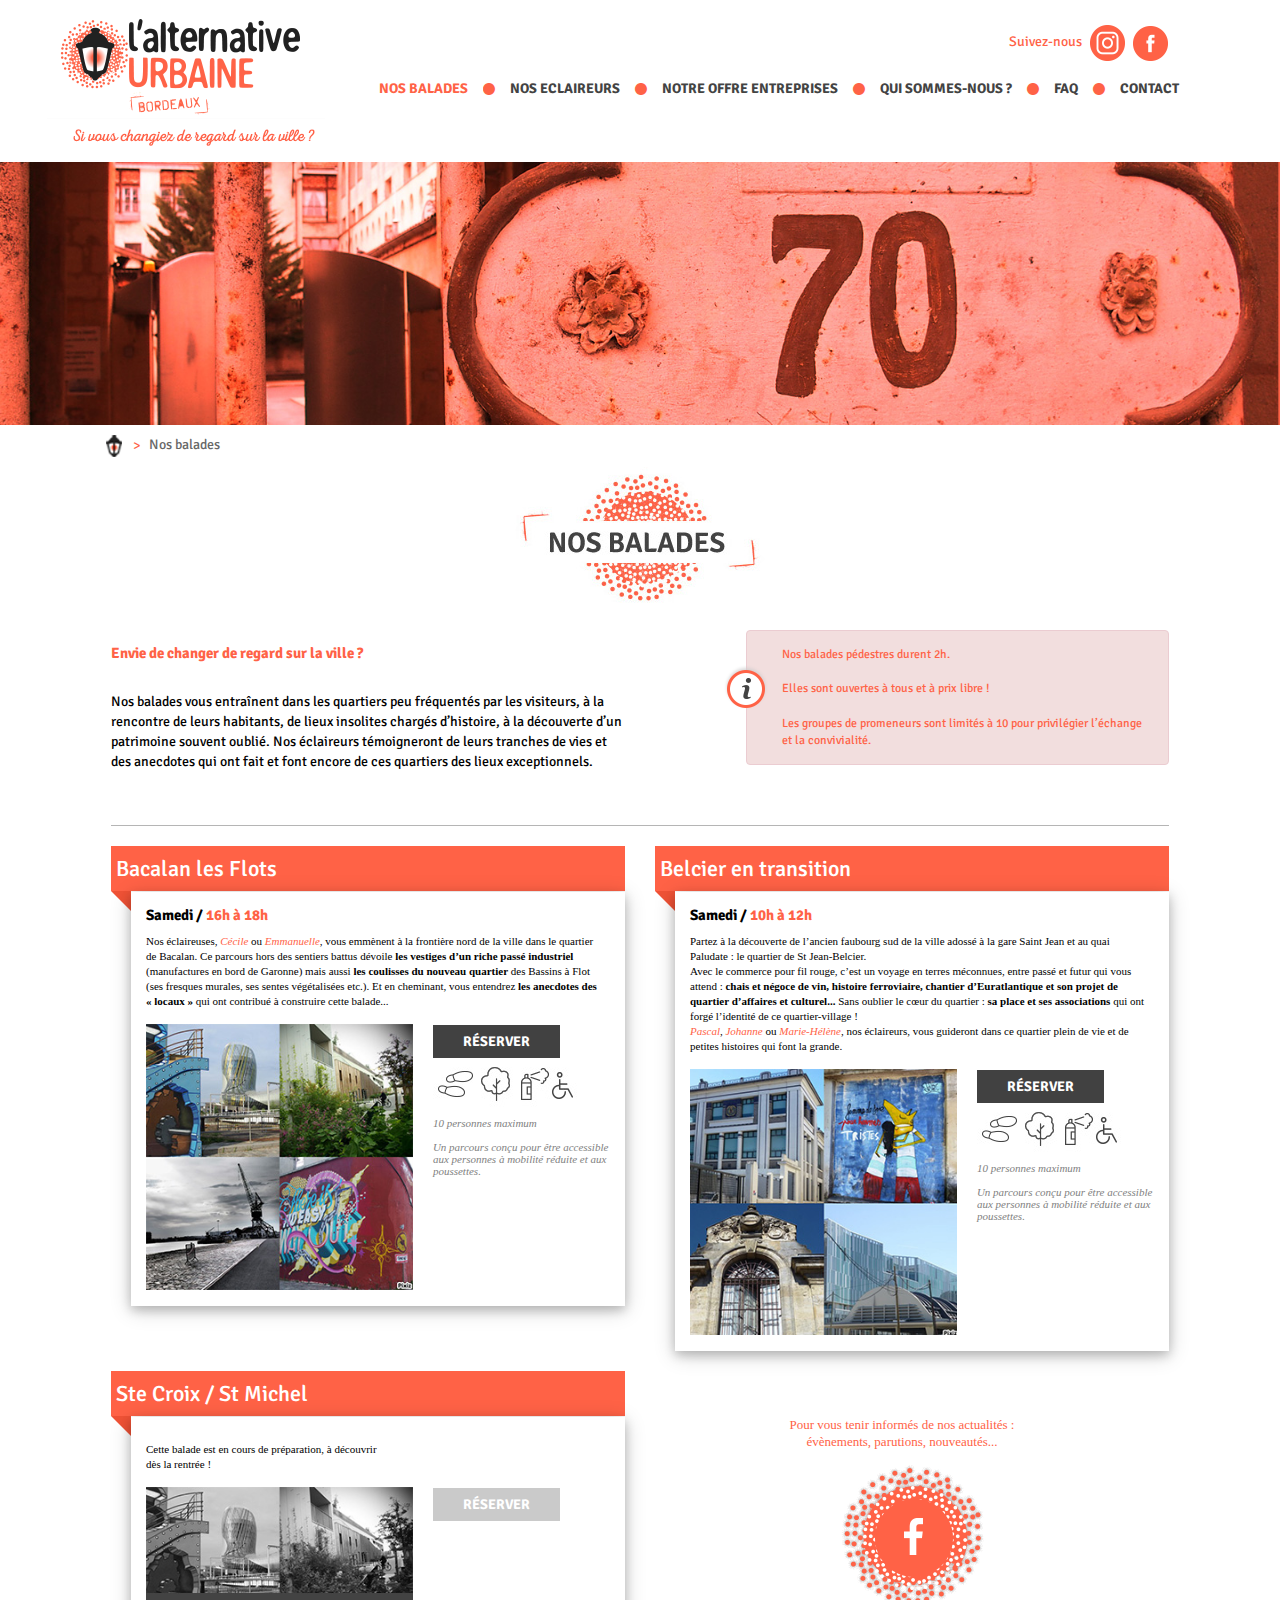
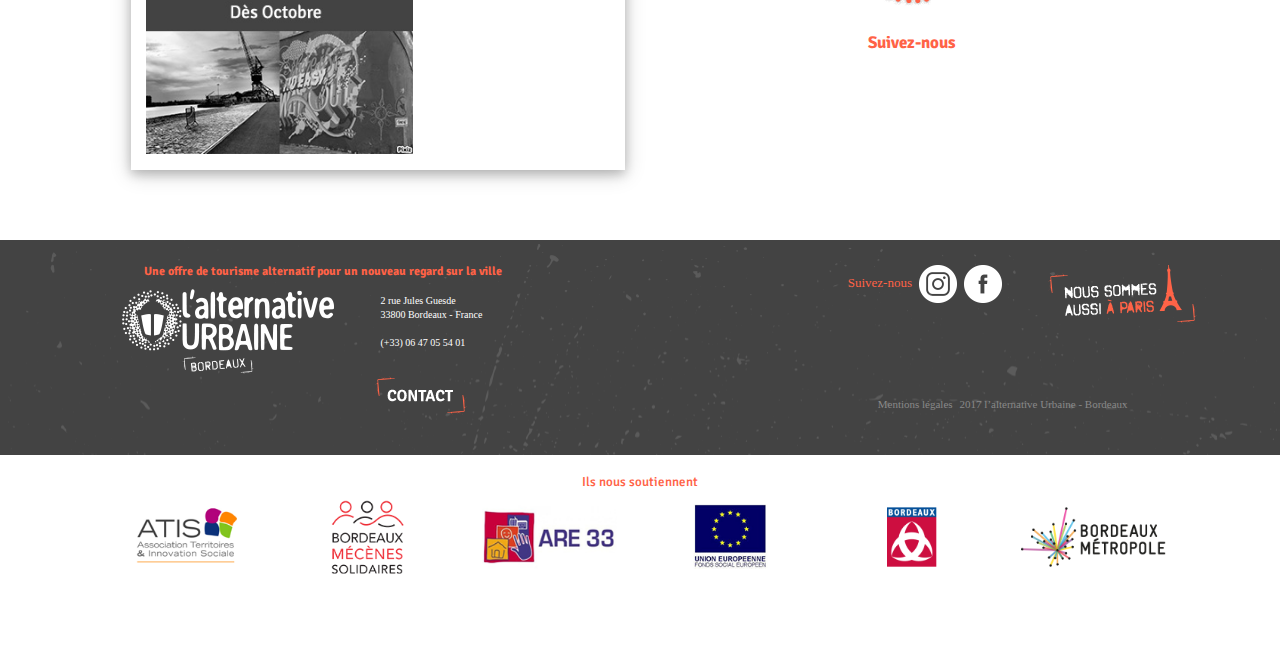
<file: nosbalades.html>
<!DOCTYPE html>
<html lang="fr">
<head>
  <title>Alternative Urbaine Bordeaux</title>
  <meta charset="utf-8">
  <meta name="viewport" content="width=device-width, initial-scale=1">
  <!--CSS-->
    <link rel="stylesheet" type="text/css" href="https://fonts.googleapis.com/css?family=Signika" />
   <link rel="stylesheet" href="https://maxcdn.bootstrapcdn.com/font-awesome/4.7.0/css/font-awesome.min.css">
   <link rel="stylesheet" href="bootstrap/css/bootstrap.min.css">
  <link rel="stylesheet" href="style.css">  
  <script src="https://ajax.googleapis.com/ajax/libs/jquery/3.2.1/jquery.min.js"></script>
  <script src="https://maxcdn.bootstrapcdn.com/bootstrap/3.3.7/js/bootstrap.min.js"></script>
</head>

<body id="myPage" data-spy="scroll" data-target=".navbar" data-offset="50">


	 <!-- 1. nav FB -->
<div id="navfb">
		<a href=""> Suivez-nous</a>
		<a href=""><img src="img/headerinstagram.png"></a>
		<a href=""> <img src="img/headerfb.png"></a>
		<!--<i class="fa fa-facebook-square" aria-hidden="true"></i> -->	
</div>
	
	 <!-- 2. logo + nav -->
<nav class="navbar navbar-default"> <!-- navbar-fixed-top-->

	<div class="container-fluid" id="monMenu">
	
			<div class="navbar-header-1024">
		 <div class="row padding15">
		  <div class="col-sm-4" >
		 <button type="button" class="navbar-toggle" data-toggle="collapse" data-target="#myNavbar">
			<span class="icon-bar"></span>
			<span class="icon-bar"></span>
			<span class="icon-bar"></span>                        
		  </button>
		  </div>
		  <div class="logotop col-xs-8 col-sm-4"><a  href="index.html"><img  src="img/logo1024.png" alt="Alternative Urbaine Bordeaux" ></a></div>
		  
		  <div class="col-sm-4" id="navfb1024">
			<a href=""><img src="img/headerinstagram.png"></a>
			<a href=""> <img src="img/headerfb.png"></a>
			
			<!-- <br> -->
			<!-- <a href="" >Suivez-nous </a></div> -->
			<!--<i class="fa fa-facebook-square" aria-hidden="true"></i> -->
			</div> 

		</div>
		</div>
	
		<div class="navbar-header">
		 <button type="button" class="navbar-toggle" data-toggle="collapse" data-target="#myNavbar">
			<span class="icon-bar"></span>
			<span class="icon-bar"></span>
			<span class="icon-bar"></span>                        
		  </button>
		  
		  <div class="logotop"><a  href="index.html"><img  src="img/logo.png" alt="Alternative Urbaine Bordeaux" ></a></div>
		  
		  <div id="navfb1024">
			<a href=""> Suivez-nous <img src="img/fbtop.png"></a> <!--<i class="fa fa-facebook-square" aria-hidden="true"></i> -->
			</div> 
		</div>
		
		<div class="collapse navbar-collapse" id="myNavbar">
		  <ul class="nav navbar-nav "><!--navbar-right-->
			<!--<li><a href="#myPage">HOME</a></li>-->
			<li class="active"><a href="nosbalades.html">NOS BALADES</a> <i class="fa fa-circle" aria-hidden="true"></i></li>
			<li><a href="noseclaireurs.html">NOS ECLAIREURS</a> <i class="fa fa-circle" aria-hidden="true"></i></li>
			<li><a href="offreentreprises.html">NOTRE OFFRE ENTREPRISES</a> <i class="fa fa-circle" aria-hidden="true"></i></li>
			<li><a href="qui.html">QUI SOMMES-NOUS ?</a> <i class="fa fa-circle" aria-hidden="true"></i></li>
			<li><a href="faq.html">FAQ</a> <i class="fa fa-circle" aria-hidden="true"></i></li>
			<li><a href="contact.html">CONTACT</a></li>
			<!--
			<li class="dropdown">
			  <a class="dropdown-toggle" data-toggle="dropdown" href="#">MORE
			  <span class="caret"></span></a>
			  <ul class="dropdown-menu">
				<li><a href="#">Merchandise</a></li>
				<li><a href="#">Extras</a></li>
				<li><a href="#">Media</a></li> 
			  </ul>
			</li>
			<li><a href="#"><span class="glyphicon glyphicon-search"></span></a></li>-->
		  </ul>
		</div>

  </div>
</nav>



   <!-- 3. header nos balades -->
<div id="headerimg">
<img src="img/headerbalades.jpg">
</div>

   <!-- 4. chemin de fer -->
<div id="bread">
<img src="img/breadpicto.png"> <span class="orange chevron"> > </span> <span class="texte">Nos balades</span>
</div>


<!-- Container nos balades -->
<section id="balades" class="container-fluid ">



    <div class="row text-center marginbottom20">
	    <div class="col-xs-12">
		<img src="img/nosbalades.jpg" class="titre" alt"NOS BALADES">
		</div>
	</div>
	
	 <div class="row">
	    <div class="col-xs-12 col-sm-6 marginbottom20">
			<h3 class="orange">Envie de changer de regard sur la ville ?</h3><br>

			Nos balades vous entraînent dans les quartiers peu fréquentés par les visiteurs, à la rencontre de leurs habitants, de lieux insolites chargés d’histoire, à la découverte d’un patrimoine souvent oublié. Nos éclaireurs témoigneront de leurs tranches de vies et des anecdotes qui ont fait et font encore de ces quartiers des lieux exceptionnels.
		</div>
		<div class="col-xs-12 col-sm-offset-1 col-sm-5 marginbottom20">
					<img class="imgi" src="img/i.png">
			<div class="alert alert-danger">
				<div>Nos balades pédestres durent 2h. </div><br>
				<div>Elles sont ouvertes à tous et à prix libre !</div><br>
				<div>Les groupes de promeneurs sont limités à 10 pour privilégier l’échange et la convivialité.</div>
			</div>
		</div>
	</div>
	
	<hr>
	
  <div class="row">
  
      <!--BACALAN-->
    <div class="col-xs-offset-1 col-xs-10 col-xs-offset-1 col-sm-6 col-sm-offset-0"><!--col-xs-offset-1 col-xs-10 col-xs-offset-1-->
			<div class="row">

				<div class="col-xs-12">
							<p class="text-center ">
								<h2>Bacalan les Flots</h2> <!-- class="width50"-->
							</p>
				</div>
		  	<div class="arrow-upright"></div>
						
						
				<div class="col-xs-12">
					<div class="carte2">

						<div>
							<h3>Samedi / <span class="orange">16h à 18h</span></h3>
							<h4>Nos éclaireuses, <a href="">Cécile</a> ou <a href="">Emmanuelle</a>, vous emmènent à la frontière nord de la ville dans le quartier de Bacalan. 
							Ce parcours hors des sentiers battus dévoile <strong>les vestiges d’un riche passé industriel</strong> (manufactures en bord de Garonne) mais aussi <b>les coulisses du nouveau quartier</b> des Bassins à Flot (ses fresques murales, ses sentes végétalisées etc.). 
							Et en cheminant, vous entendrez <strong>les anecdotes des « locaux »</strong> qui ont contribué à construire cette balade...</h4>
						</div>
						

						
						<div class="row">
							<div class="col-xs-7">
								<img src="img/carrebalades1.jpg" style="max-width:100%;" >
							</div>	
					
							<div class="col-xs-5 margintop8">
								<a class="btnreserver2 " href="#">RÉSERVER</a>
								<img class="icone" src="img/iconesbalade1.jpg">
								<h6>10 personnes maximum<br><br>Un parcours conçu pour être accessible aux personnes à mobilité réduite et aux poussettes.</h6>
							</div>

						</div>
						
						<div class="row">
							<div class="col-xs-12">
								
							</div>

						</div>
									

					</div>
					
				</div>

	<div class="col-xs-12 separationcol12mob"><br></div>

			</div>
	</div>
	
  
    <!--BELCIER-->
    <div class="col-xs-offset-1 col-xs-10 col-xs-offset-1 col-sm-6 col-sm-offset-0"><!--col-xs-offset-1 col-xs-10 col-xs-offset-1-->
			<div class="row">
			
			

				<div class="col-xs-12">
							<p class="text-center ">
								<h2>Belcier en transition</h2> <!-- class="width50"-->
							</p>
				</div>
		  	<div class="arrow-upright"></div>
						
						
				<div class="col-xs-12">
					<div class="carte2">

						<div>
							<h3>Samedi / <span class="orange">10h à 12h</span></h3>
							<h4>Partez à la découverte de l’ancien faubourg sud de la ville adossé à la gare Saint Jean et au quai Paludate : le quartier de St Jean-Belcier.<br>
							Avec le commerce pour fil rouge, c’est un voyage en terres méconnues, entre passé et futur qui vous attend : <strong>chais et négoce de vin, histoire ferroviaire, chantier d’Euratlantique et son projet de quartier d’affaires et culturel...</strong> Sans oublier le cœur du quartier : <b>sa place et ses associations</b> qui ont forgé l’identité de ce quartier-village ! <br> 
							<a href="">Pascal</a>, <a href="">Johanne</a> ou <a href="">Marie-Hélène</a>, nos éclaireurs, vous guideront dans ce quartier plein de vie et de petites histoires qui font la grande.</h4>
						</div>
						

						
						<div class="row">
							<div class="col-xs-7">
								<img src="img/carrebalades2.jpg" style="max-width:100%;" >
							</div>	
					
							<div class="col-xs-5 margintop8">
								<a class="btnreserver2" href="#">RÉSERVER</a>
								<img class="icone" src="img/iconesbalade1.jpg">
								<h6>10 personnes maximum<br><br>Un parcours conçu pour être accessible aux personnes à mobilité réduite et aux poussettes.</h6>
							</div>

						</div>
						
						<div class="row">
							<div class="col-xs-12">
								
							</div>

						</div>
									

					</div>
					
				</div>

	<div class="col-xs-12 separationcol12mob"><br></div>

			</div>
	</div>
	
	
	    <!--ste croix-->
    <div class="col-xs-offset-1 col-xs-10 col-xs-offset-1 col-sm-6 col-sm-offset-0"><!--col-xs-offset-1 col-xs-10 col-xs-offset-1-->
			<div class="row">
			
			

				<div class="col-xs-12">
							<p class="text-center ">
								<h2>Ste Croix / St Michel</h2> <!-- class="width50"-->
							</p>
				</div>
		  	<div class="arrow-upright"></div>
						
						
				<div class="col-xs-12">
					<div class="carte2">

						<div>
							<h3></h3>
							<h4>Cette balade est en cours de préparation, à découvrir <br>dès la rentrée !</h4>
						</div>
						

						
						<div class="row">
							<div class="col-xs-7">
								<img src="img/carrebalades3.jpg" style="max-width:100%;" >
							</div>	
					
							<div class="col-xs-5 margintop8">
								<a class="btnreserver2 inactif" href="#">RÉSERVER</a>
								<!-- <img class="icone" src="img/iconesbalade1.jpg"> -->
								<!-- <h6>10 personnes maximum<br><br>Un parcours conçu pour être accessible aux personnes à mobilité réduite et aux poussettes.</h6> -->
							</div>

						</div>
						
						<div class="row">
							<div class="col-xs-12">
								
							</div>

						</div>
									

					</div>
					
				</div>

	<div class="col-xs-12 separationcol12mob"><br></div>

			</div>
	</div>
	
	
		    <!--fb-->
    <div class="col-xs-offset-1 col-xs-10 col-xs-offset-1 col-sm-6 col-sm-offset-0"><!--col-xs-offset-1 col-xs-10 col-xs-offset-1-->

	    <div class="row text-center marginbottom20" id="fbcta">
		<!-- <div class="col-xs-8 text-center"> -->
			<h4 class="orange">Pour vous tenir informés de nos actualités : <br> évènements, parutions, nouveautés...</h4>
			<a href=""><img src="img/fbbig.png">
			<br><br>
			Suivez-nous</a>
		<!-- </div> -->
		</div>
	</div>
	

  </div>
</section>




<!-- Footer -->
<footer class="text-center">

<div class="contenu container-fluid">
     <div class="row">
	    <div class="col-xs-12 col-sm-7 col-md-5">
			<div class="row">
				<div class="col-xs-12">
					<h2>Une offre de tourisme alternatif pour un nouveau regard sur la ville</h2>
				</div>
				<!-- <div class="col-xs-offset-4 col-xs-4"> -->

				<!-- </div> -->
			<!-- </div> -->
			<!-- <div class="row"> -->
				<div class="col-sm-12 col-md-7">
					<img src="img/logofooter.png" class="logofooter">
				</div>
				<div class="col-sm-12 col-md-5">
					<address>
					2 rue Jules Guesde<br>
					33800 Bordeaux - France
					<br><br>
					(+33) 06 47 05 54 01
					</address>
					<a href="" class="btncontact"><img src="img/contactfooter.png" class="contactfooter"></a>
				</div>
			</div>
		</div>
		<div class="col-xs-12 col-sm-offset-1 col-sm-4 col-md-offset-3 col-md-4">
			<div class="row">
				<div class="col-xs-12 col-sm-7">
					<h3>
					<a href="">Suivez-nous </a>
					<a href="" class="social"><img src="img/footerinstagram.png"> </a>
					<a href="" class="social"><img src="img/footerfacebook.png"></a>
					</h3>				

				</div>

				<div class="col-xs-12 col-sm-5">
					<h3><img src="img/paris.png" style="vertical-align: middle;"></h3>
				</div>
				<div class="col-xs-12">
					<br> <br><br>  
				</div>
				
				<div class="col-xs-12">
					<span><a class="mentions" href="">Mentions légales</a></span> <span>2017 l’alternative Urbaine - Bordeaux</span> 
				</div>

				
			</div>
		</div>
	</div>
	<!-- <div class="row"> -->
					<!-- <div class="col-xs-12 rightalign"> -->
					<!-- <span>Mentions légales</span> <span>2017 l’alternative Urbaine - Bordeaux</span>  -->
				<!-- </div> -->
				<!-- </div> -->
</div>


  <!-- <a class="up-arrow" href="#myPage" data-toggle="tooltip" title="REVENIR EN HAUT"> -->
    <!-- <span class="glyphicon glyphicon-chevron-up"></span> -->
  <!-- </a> -->
  
  <!-- <br><br> -->
  <!-- <p>Theme Made By <a href="http://www.madmind.fr" data-toggle="tooltip" title="MaDMinD">www.madmind.fr</a></p>  -->

  <!-- <i class="fa fa-facebook fa-2x"></i> -->
  <!-- <i class="fa fa-twitter fa-2x"></i> -->
  <!-- <i class="fa fa-instagram fa-2x"></i> -->

</footer>

<section id="soutien" >

<div class="contenu container-fluid">
			<div class="row">
				<div class="col-xs-12">
					<h3>Ils nous soutiennent</h3>
				</div>
			</div>
			<div class="row">
				<div class="col-xs-12 col-sm-6 col-md-2">
					<img class="max100" src="img/soutien1ATIS.png">
				</div>
				<div class="col-xs-12 col-sm-6 col-md-2">
					<img class="max100" src="img/soutien2logobms.png">
				</div>
				<div class="col-xs-12 col-sm-6 col-md-2">
					<img class="max100" src="img/soutien3ARE33.png">
				</div>
				<div class="col-xs-12 col-sm-6 col-md-2">
					<img class="max100" src="img/soutien4logoFSE.png">
				</div>
				<div class="col-xs-12 col-sm-6 col-md-2">
					<img class="max100" src="img/soutien5bordeaux.png">
				</div>
				<div class="col-xs-12 col-sm-6 col-md-2">
					<img class="max100" src="img/soutien6bdxmetropole.png">
				</div>
			</div>
			
			
			<!-- <div class="row"> -->
				<!-- <div class="col-xs-12"> -->
					<!-- <h3>Ils nous soutiennent</h3> -->
				<!-- </div> -->
			<!-- </div> -->
			<!-- <div class="row"> -->
				<!-- <div class="col-xs-6 col-sm-4 col-md-2"> -->
					<!-- <img class="max100" src="img/soutien1ATIS.png"> -->
				<!-- </div> -->
				<!-- <div class="col-xs-6 col-sm-4 col-md-2"> -->
					<!-- <img class="max100" src="img/soutien2logobms.png"> -->
				<!-- </div> -->
				<!-- <div class="col-xs-6 col-sm-4 col-md-2"> -->
					<!-- <img class="max100" src="img/soutien3ARE33.png"> -->
				<!-- </div> -->
				<!-- <div class="col-xs-6 col-sm-4 col-md-2"> -->
					<!-- <img class="max100" src="img/soutien4logoFSE.png"> -->
				<!-- </div> -->
				<!-- <div class="col-xs-6 col-sm-4 col-md-2"> -->
					<!-- <img class="max100" src="img/soutien5bordeaux.png"> -->
				<!-- </div> -->
				<!-- <div class="col-xs-6 col-sm-4 col-md-2"> -->
					<!-- <img class="max100" src="img/soutien6bdxmetropole.png"> -->
				<!-- </div> -->
			<!-- </div> -->
			
</div>

</section>

  <script> 
var myVideo = document.getElementById("video1"); 

function playPause() { 
    if (myVideo.paused) 
        myVideo.play(); 
    else 
        myVideo.pause(); 
} 

</script> 

<script>
$(document).ready(function(){
  // Initialize Tooltip
  $('[data-toggle="tooltip"]').tooltip(); 
  
  // Add smooth scrolling to all links in navbar + footer link
  $(".navbar a, footer a[href='#myPage']").on('click', function(event) {

    // Make sure this.hash has a value before overriding default behavior
    if (this.hash !== "") {

      // Prevent default anchor click behavior
      event.preventDefault();

      // Store hash
      var hash = this.hash;

      // Using jQuery's animate() method to add smooth page scroll
      // The optional number (900) specifies the number of milliseconds it takes to scroll to the specified area
      $('html, body').animate({
        scrollTop: $(hash).offset().top
      }, 900, function(){
   
        // Add hash (#) to URL when done scrolling (default click behavior)
        window.location.hash = hash;
      });
    } // End if
  });
})
</script>

</body>
</html>
</file>
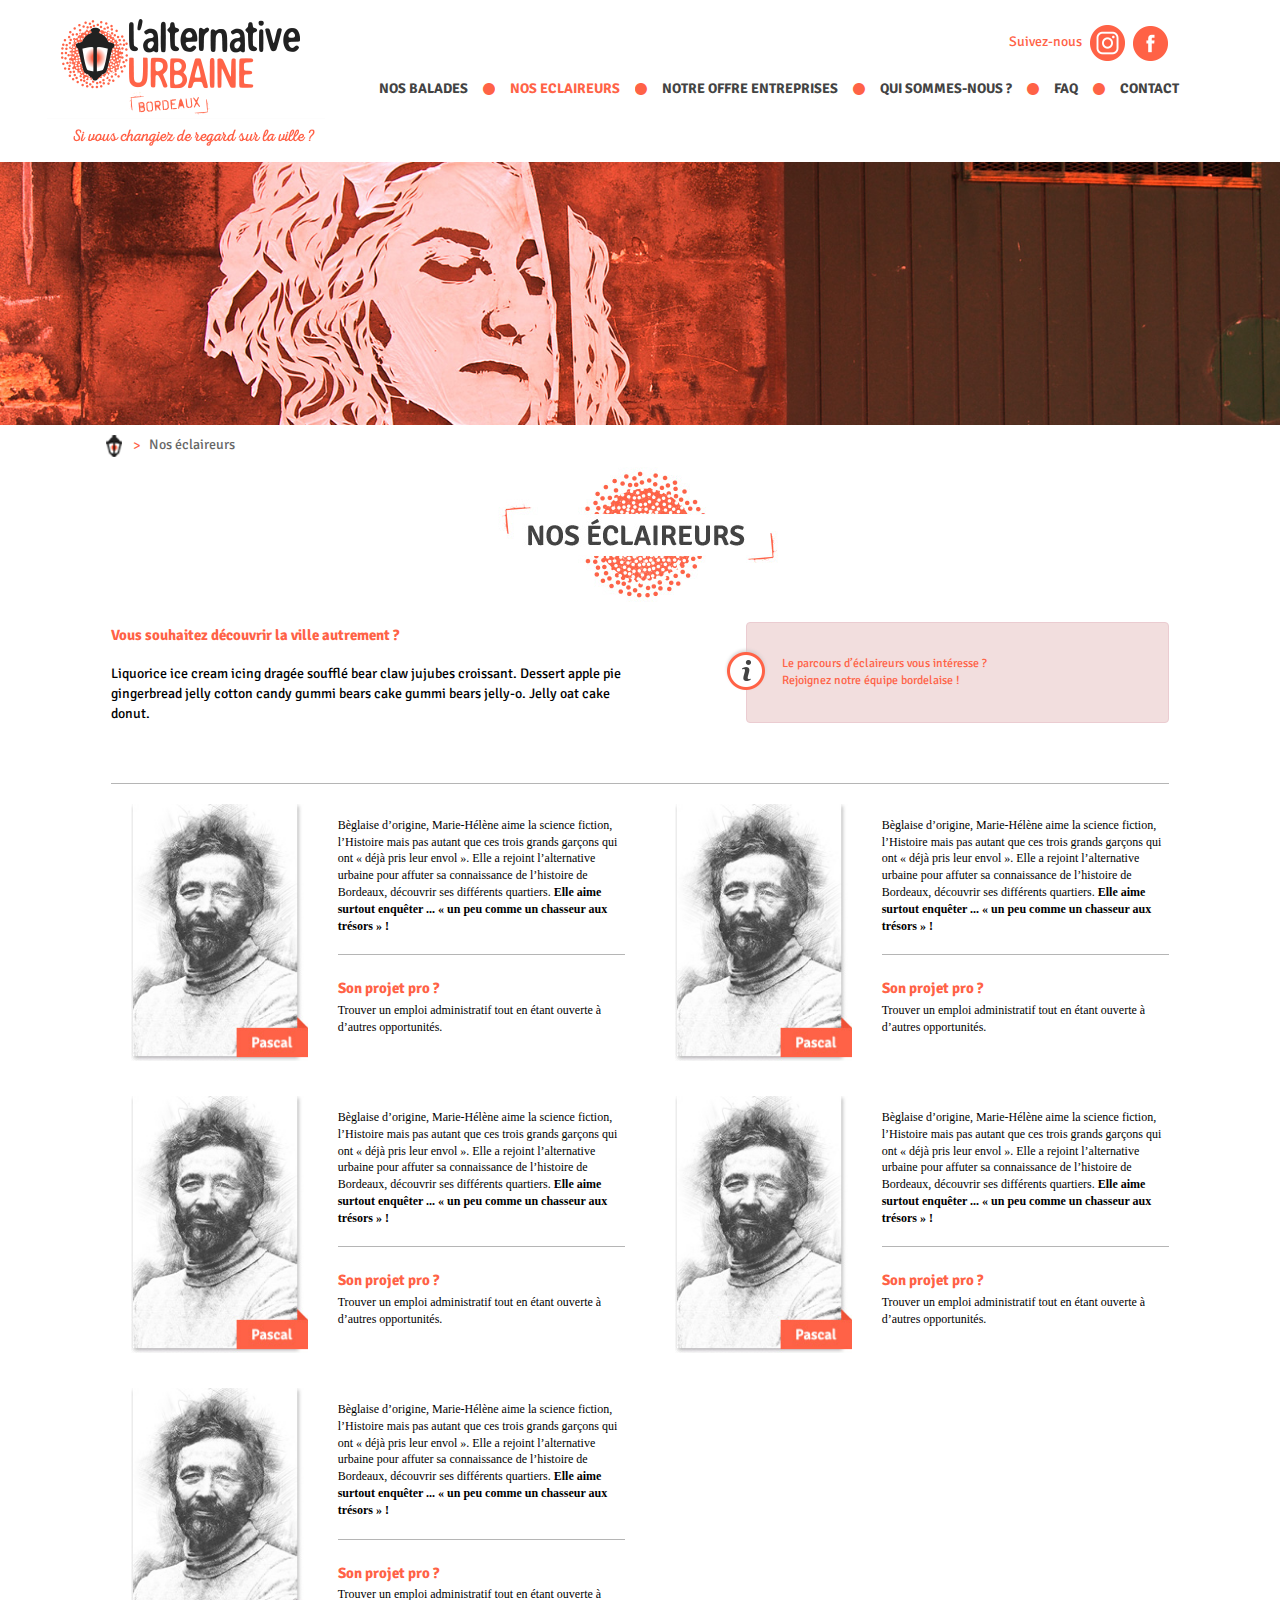
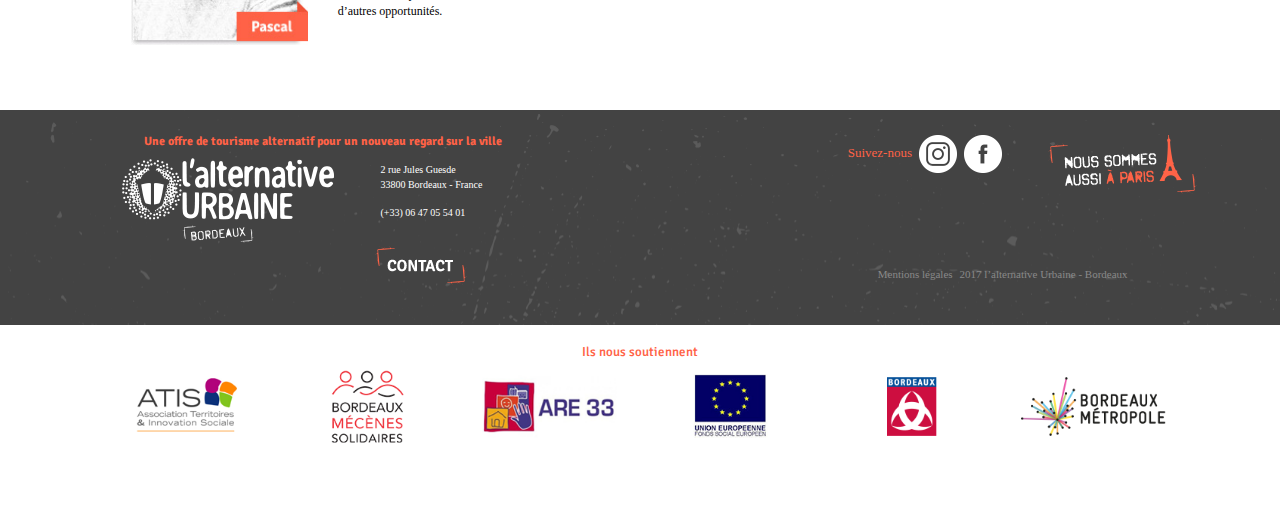
<file: noseclaireurs.html>
<!DOCTYPE html>
<html lang="fr">
<head>
  <title>Alternative Urbaine Bordeaux</title>
  <meta charset="utf-8">
  <meta name="viewport" content="width=device-width, initial-scale=1">
  <!--CSS-->
    <link rel="stylesheet" type="text/css" href="https://fonts.googleapis.com/css?family=Signika" />
   <link rel="stylesheet" href="https://maxcdn.bootstrapcdn.com/font-awesome/4.7.0/css/font-awesome.min.css">
     <link rel="stylesheet" href="bootstrap/css/bootstrap.min.css">
  <link rel="stylesheet" href="style.css">  

  <script src="https://ajax.googleapis.com/ajax/libs/jquery/3.2.1/jquery.min.js"></script>
  <script src="https://maxcdn.bootstrapcdn.com/bootstrap/3.3.7/js/bootstrap.min.js"></script>
</head>

<body id="myPage" data-spy="scroll" data-target=".navbar" data-offset="50">


	 <!-- 1. nav FB -->
<div id="navfb">
		<a href=""> Suivez-nous</a>
		<a href=""><img src="img/headerinstagram.png"></a>
		<a href=""> <img src="img/headerfb.png"></a>
		<!--<i class="fa fa-facebook-square" aria-hidden="true"></i> -->	
</div>
	
	 <!-- 2. logo + nav -->
<nav class="navbar navbar-default"> <!-- navbar-fixed-top-->

	<div class="container-fluid" id="monMenu">
	
			<div class="navbar-header-1024">
		 <div class="row padding15">
		  <div class="col-sm-4" >
		 <button type="button" class="navbar-toggle" data-toggle="collapse" data-target="#myNavbar">
			<span class="icon-bar"></span>
			<span class="icon-bar"></span>
			<span class="icon-bar"></span>                        
		  </button>
		  </div>
		  <div class="logotop col-xs-8 col-sm-4"><a  href="index.html"><img  src="img/logo1024.png" alt="Alternative Urbaine Bordeaux" ></a></div>
		  
		  <div class="col-sm-4" id="navfb1024">
			<a href=""><img src="img/headerinstagram.png"></a>
			<a href=""> <img src="img/headerfb.png"></a>
			
			<!-- <br> -->
			<!-- <a href="" >Suivez-nous </a></div> -->
			<!--<i class="fa fa-facebook-square" aria-hidden="true"></i> -->
			</div> 

		</div>
		</div>
	
		<div class="navbar-header">
		 <button type="button" class="navbar-toggle" data-toggle="collapse" data-target="#myNavbar">
			<span class="icon-bar"></span>
			<span class="icon-bar"></span>
			<span class="icon-bar"></span>                        
		  </button>
		  
		  <div class="logotop"><a  href="index.html"><img  src="img/logo.png" alt="Alternative Urbaine Bordeaux" ></a></div>
		  
		  <div id="navfb1024">
			<a href=""> Suivez-nous <img src="img/fbtop.png"></a> <!--<i class="fa fa-facebook-square" aria-hidden="true"></i> -->
			</div> 
		</div>
		
		<div class="collapse navbar-collapse" id="myNavbar">
		  <ul class="nav navbar-nav "><!--navbar-right-->
			<!--<li><a href="#myPage">HOME</a></li>-->
			<li><a href="nosbalades.html">NOS BALADES</a> <i class="fa fa-circle" aria-hidden="true"></i></li>
			<li  class="active"><a href="noseclaireurs.html">NOS ECLAIREURS</a> <i class="fa fa-circle" aria-hidden="true"></i></li>
			<li><a href="offreentreprises.html">NOTRE OFFRE ENTREPRISES</a> <i class="fa fa-circle" aria-hidden="true"></i></li>
			<li><a href="qui.html">QUI SOMMES-NOUS ?</a> <i class="fa fa-circle" aria-hidden="true"></i></li>
			<li><a href="faq.html">FAQ</a> <i class="fa fa-circle" aria-hidden="true"></i></li>
			<li><a href="contact.html">CONTACT</a></li>
			<!--
			<li class="dropdown">
			  <a class="dropdown-toggle" data-toggle="dropdown" href="#">MORE
			  <span class="caret"></span></a>
			  <ul class="dropdown-menu">
				<li><a href="#">Merchandise</a></li>
				<li><a href="#">Extras</a></li>
				<li><a href="#">Media</a></li> 
			  </ul>
			</li>
			<li><a href="#"><span class="glyphicon glyphicon-search"></span></a></li>-->
		  </ul>
		</div>

  </div>
</nav>



   <!-- 3. header nos balades -->
<div id="headerimg">
<img src="img/headereclaireurs.jpg">
</div>

   <!-- 4. chemin de fer -->
<div id="bread">
<img src="img/breadpicto.png"> <span class="orange chevron"> > </span> <span class="texte">Nos éclaireurs</span>
</div>


<!-- Container -->
<section id="noseclaireurs" class="container-fluid ">



    <div class="row text-center marginbottom20">
	    <div class="col-xs-12">
		<img src="img/noseclaireurs.jpg" class="titre" alt"NOS ECLAIREURS">
		</div>
	</div>
	
	 <div class="row">
	    <div class="col-xs-12 col-sm-6 marginbottom20">
			<h3 class="orange">Vous souhaitez découvrir la ville autrement ?</h3><br>

			 Liquorice ice cream icing dragée soufflé bear claw jujubes croissant. Dessert apple pie gingerbread jelly cotton candy gummi bears cake gummi bears jelly-o. Jelly oat cake donut.
		</div>
			<div class="col-xs-12 col-sm-offset-1 col-sm-5 marginbottom20">
					<img class="imgi2" src="img/i.png">
			<div class="alert alert-danger"><br>
				<div>Le parcours d’éclaireurs vous intéresse ? </div>
				<div>Rejoignez notre équipe bordelaise !</div><br>
			</div>
		</div>
	</div>
	
	<hr>
<div class="contenu">	
  <div class="row">
<!--PASCAL-->
    <div class="col-sm-offset-1 col-sm-10 col-sm-offset-1 col-md-6 col-md-offset-0 marginbottom35"><!--col-xs-offset-1 col-xs-10 col-xs-offset-1-->
			<div class="row">

				<div class="col-xs-5 text-right">
						
								<img src="img/pascal.jpg" style="width:90%;" >
							
				</div>
						
						
				<div class="col-xs-7">

						<div class="paddingtop8">

							<h4>
							Bèglaise d’origine, Marie-Hélène aime la science fiction, l’Histoire mais pas autant que ces trois grands garçons qui ont « déjà pris leur envol ». 
							Elle a rejoint l’alternative urbaine pour affuter sa connaissance de l’histoire de Bordeaux, découvrir ses différents quartiers. 
							<strong>Elle aime surtout enquêter ... « un peu comme un chasseur aux trésors » ! </strong>
							</h4>
							<hr>
							<h3>Son projet pro ?</h3>
							<h4>
							Trouver un emploi administratif tout en étant ouverte à d’autres opportunités.
							</h4>
						</div>
						

						

						
						<div class="row">
							<div class="col-xs-12">
								
							</div>

						</div>

					
				</div>

	<!-- <div class="col-xs-12 separationcol12mob"><br></div> -->

			</div>
	</div>
	
 <!--PASCAL-->
    <div class="col-sm-offset-1 col-sm-10 col-sm-offset-1 col-md-6 col-md-offset-0 marginbottom35"><!--col-xs-offset-1 col-xs-10 col-xs-offset-1 <div class="col-xs-offset-1 col-xs-10 col-xs-offset-1 col-sm-6 col-sm-offset-0 marginbottom35">-->
			<div class="row">

				<div class="col-xs-5 text-right">
						
								<img src="img/pascal.jpg" style="width:90%;" >
							
				</div>
						
						
				<div class="col-xs-7">

						<div class="paddingtop8">

							<h4>
							Bèglaise d’origine, Marie-Hélène aime la science fiction, l’Histoire mais pas autant que ces trois grands garçons qui ont « déjà pris leur envol ». 
							Elle a rejoint l’alternative urbaine pour affuter sa connaissance de l’histoire de Bordeaux, découvrir ses différents quartiers. 
							<strong>Elle aime surtout enquêter ... « un peu comme un chasseur aux trésors » ! </strong>
							</h4>
							<hr>
							<h3>Son projet pro ?</h3>
							<h4>
							Trouver un emploi administratif tout en étant ouverte à d’autres opportunités.
							</h4>
						</div>
						

						

						
						<div class="row">
							<div class="col-xs-12">
								
							</div>

						</div>

					
				</div>

	<!-- <div class="col-xs-12 separationcol12mob"><br></div> -->

			</div>
	</div>
	
 <!--PASCAL-->
    <div class="col-sm-offset-1 col-sm-10 col-sm-offset-1 col-md-6 col-md-offset-0 marginbottom35"><!--col-xs-offset-1 col-xs-10 col-xs-offset-1-->
			<div class="row">

				<div class="col-xs-5 text-right">
						
								<img src="img/pascal.jpg" style="width:90%;" ><!--style="max-width:100%;"-->
							
				</div>
						
						
				<div class="col-xs-7">

						<div class="paddingtop8">

							<h4>
							Bèglaise d’origine, Marie-Hélène aime la science fiction, l’Histoire mais pas autant que ces trois grands garçons qui ont « déjà pris leur envol ». 
							Elle a rejoint l’alternative urbaine pour affuter sa connaissance de l’histoire de Bordeaux, découvrir ses différents quartiers. 
							<strong>Elle aime surtout enquêter ... « un peu comme un chasseur aux trésors » ! </strong>
							</h4>
							<hr>
							<h3>Son projet pro ?</h3>
							<h4>
							Trouver un emploi administratif tout en étant ouverte à d’autres opportunités.
							</h4>
						</div>
						

						

						
						<div class="row">
							<div class="col-xs-12">
								
							</div>

						</div>

					
				</div>

	<!-- <div class="col-xs-12 separationcol12mob"><br></div> -->

			</div>
	</div>
	
  <!--PASCAL-->
    <div class="col-sm-offset-1 col-sm-10 col-sm-offset-1 col-md-6 col-md-offset-0 marginbottom35"><!--col-xs-offset-1 col-xs-10 col-xs-offset-1-->
			<div class="row">

				<div class="col-xs-5 text-right">
						
								<img src="img/pascal.jpg" style="width:90%;" ><!--style="max-width:100%;"-->
							
				</div>
						
						
				<div class="col-xs-7">

						<div class="paddingtop8">

							<h4>
							Bèglaise d’origine, Marie-Hélène aime la science fiction, l’Histoire mais pas autant que ces trois grands garçons qui ont « déjà pris leur envol ». 
							Elle a rejoint l’alternative urbaine pour affuter sa connaissance de l’histoire de Bordeaux, découvrir ses différents quartiers. 
							<strong>Elle aime surtout enquêter ... « un peu comme un chasseur aux trésors » ! </strong>
							</h4>
							<hr>
							<h3>Son projet pro ?</h3>
							<h4>
							Trouver un emploi administratif tout en étant ouverte à d’autres opportunités.
							</h4>
						</div>
						

						

						
						<div class="row">
							<div class="col-xs-12">
								
							</div>

						</div>

					
				</div>

	<!-- <div class="col-xs-12 separationcol12mob"><br></div> -->

			</div>
	</div>
	
	 <!--PASCAL-->
    <div class="col-sm-offset-1 col-sm-10 col-sm-offset-1 col-md-6 col-md-offset-0 marginbottom35"><!--col-xs-offset-1 col-xs-10 col-xs-offset-1-->
			<div class="row">

				<div class="col-xs-5 text-right">
						
								<img src="img/pascal.jpg" style="width:90%;" ><!--style="max-width:100%;"-->
							
				</div>
						
						
				<div class="col-xs-7">

						<div class="paddingtop8">

							<h4>
							Bèglaise d’origine, Marie-Hélène aime la science fiction, l’Histoire mais pas autant que ces trois grands garçons qui ont « déjà pris leur envol ». 
							Elle a rejoint l’alternative urbaine pour affuter sa connaissance de l’histoire de Bordeaux, découvrir ses différents quartiers. 
							<strong>Elle aime surtout enquêter ... « un peu comme un chasseur aux trésors » ! </strong>
							</h4>
							<hr>
							<h3>Son projet pro ?</h3>
							<h4>
							Trouver un emploi administratif tout en étant ouverte à d’autres opportunités.
							</h4>
						</div>
						

						

						
						<div class="row">
							<div class="col-xs-12">
								
							</div>

						</div>

					
				</div>

	<!-- <div class="col-xs-12 separationcol12mob"><br></div> -->

			</div>
	</div>
	

  </div><!--row-->
  </div>
</section>




<!-- Footer -->
<footer class="text-center">

<div class="contenu container-fluid">
     <div class="row">
	    <div class="col-xs-12 col-sm-7 col-md-5">
			<div class="row">
				<div class="col-xs-12">
					<h2>Une offre de tourisme alternatif pour un nouveau regard sur la ville</h2>
				</div>
				<!-- <div class="col-xs-offset-4 col-xs-4"> -->

				<!-- </div> -->
			<!-- </div> -->
			<!-- <div class="row"> -->
				<div class="col-sm-12 col-md-7">
					<img src="img/logofooter.png" class="logofooter">
				</div>
				<div class="col-sm-12 col-md-5">
					<address>
					2 rue Jules Guesde<br>
					33800 Bordeaux - France
					<br><br>
					(+33) 06 47 05 54 01
					</address>
					<a href="" class="btncontact"><img src="img/contactfooter.png" class="contactfooter"></a>
				</div>
			</div>
		</div>
		<div class="col-xs-12 col-sm-offset-1 col-sm-4 col-md-offset-3 col-md-4">
			<div class="row">
				<div class="col-xs-12 col-sm-7">
					<h3>
					<a href="">Suivez-nous </a>
					<a href="" class="social"><img src="img/footerinstagram.png"> </a>
					<a href="" class="social"><img src="img/footerfacebook.png"></a>
					</h3>				

				</div>

				<div class="col-xs-12 col-sm-5">
					<h3><img src="img/paris.png" style="vertical-align: middle;"></h3>
				</div>
				<div class="col-xs-12">
					<br> <br><br>  
				</div>
				
				<div class="col-xs-12">
					<span><a class="mentions" href="">Mentions légales</a></span> <span>2017 l’alternative Urbaine - Bordeaux</span> 
				</div>

				
			</div>
		</div>
	</div>
	<!-- <div class="row"> -->
					<!-- <div class="col-xs-12 rightalign"> -->
					<!-- <span>Mentions légales</span> <span>2017 l’alternative Urbaine - Bordeaux</span>  -->
				<!-- </div> -->
				<!-- </div> -->
</div>


  <!-- <a class="up-arrow" href="#myPage" data-toggle="tooltip" title="REVENIR EN HAUT"> -->
    <!-- <span class="glyphicon glyphicon-chevron-up"></span> -->
  <!-- </a> -->
  
  <!-- <br><br> -->
  <!-- <p>Theme Made By <a href="http://www.madmind.fr" data-toggle="tooltip" title="MaDMinD">www.madmind.fr</a></p>  -->

  <!-- <i class="fa fa-facebook fa-2x"></i> -->
  <!-- <i class="fa fa-twitter fa-2x"></i> -->
  <!-- <i class="fa fa-instagram fa-2x"></i> -->

</footer>

<section id="soutien" >

<div class="contenu container-fluid">
			<div class="row">
				<div class="col-xs-12">
					<h3>Ils nous soutiennent</h3>
				</div>
			</div>
			<div class="row">
				<div class="col-xs-12 col-sm-6 col-md-2">
					<img class="max100" src="img/soutien1ATIS.png">
				</div>
				<div class="col-xs-12 col-sm-6 col-md-2">
					<img class="max100" src="img/soutien2logobms.png">
				</div>
				<div class="col-xs-12 col-sm-6 col-md-2">
					<img class="max100" src="img/soutien3ARE33.png">
				</div>
				<div class="col-xs-12 col-sm-6 col-md-2">
					<img class="max100" src="img/soutien4logoFSE.png">
				</div>
				<div class="col-xs-12 col-sm-6 col-md-2">
					<img class="max100" src="img/soutien5bordeaux.png">
				</div>
				<div class="col-xs-12 col-sm-6 col-md-2">
					<img class="max100" src="img/soutien6bdxmetropole.png">
				</div>
			</div>
			
			
			<!-- <div class="row"> -->
				<!-- <div class="col-xs-12"> -->
					<!-- <h3>Ils nous soutiennent</h3> -->
				<!-- </div> -->
			<!-- </div> -->
			<!-- <div class="row"> -->
				<!-- <div class="col-xs-6 col-sm-4 col-md-2"> -->
					<!-- <img class="max100" src="img/soutien1ATIS.png"> -->
				<!-- </div> -->
				<!-- <div class="col-xs-6 col-sm-4 col-md-2"> -->
					<!-- <img class="max100" src="img/soutien2logobms.png"> -->
				<!-- </div> -->
				<!-- <div class="col-xs-6 col-sm-4 col-md-2"> -->
					<!-- <img class="max100" src="img/soutien3ARE33.png"> -->
				<!-- </div> -->
				<!-- <div class="col-xs-6 col-sm-4 col-md-2"> -->
					<!-- <img class="max100" src="img/soutien4logoFSE.png"> -->
				<!-- </div> -->
				<!-- <div class="col-xs-6 col-sm-4 col-md-2"> -->
					<!-- <img class="max100" src="img/soutien5bordeaux.png"> -->
				<!-- </div> -->
				<!-- <div class="col-xs-6 col-sm-4 col-md-2"> -->
					<!-- <img class="max100" src="img/soutien6bdxmetropole.png"> -->
				<!-- </div> -->
			<!-- </div> -->
			
</div>

</section>

  <script> 
var myVideo = document.getElementById("video1"); 

function playPause() { 
    if (myVideo.paused) 
        myVideo.play(); 
    else 
        myVideo.pause(); 
} 

</script> 

<script>
$(document).ready(function(){
  // Initialize Tooltip
  $('[data-toggle="tooltip"]').tooltip(); 
  
  // Add smooth scrolling to all links in navbar + footer link
  $(".navbar a, footer a[href='#myPage']").on('click', function(event) {

    // Make sure this.hash has a value before overriding default behavior
    if (this.hash !== "") {

      // Prevent default anchor click behavior
      event.preventDefault();

      // Store hash
      var hash = this.hash;

      // Using jQuery's animate() method to add smooth page scroll
      // The optional number (900) specifies the number of milliseconds it takes to scroll to the specified area
      $('html, body').animate({
        scrollTop: $(hash).offset().top
      }, 900, function(){
   
        // Add hash (#) to URL when done scrolling (default click behavior)
        window.location.hash = hash;
      });
    } // End if
  });
})
</script>

</body>
</html>
</file>
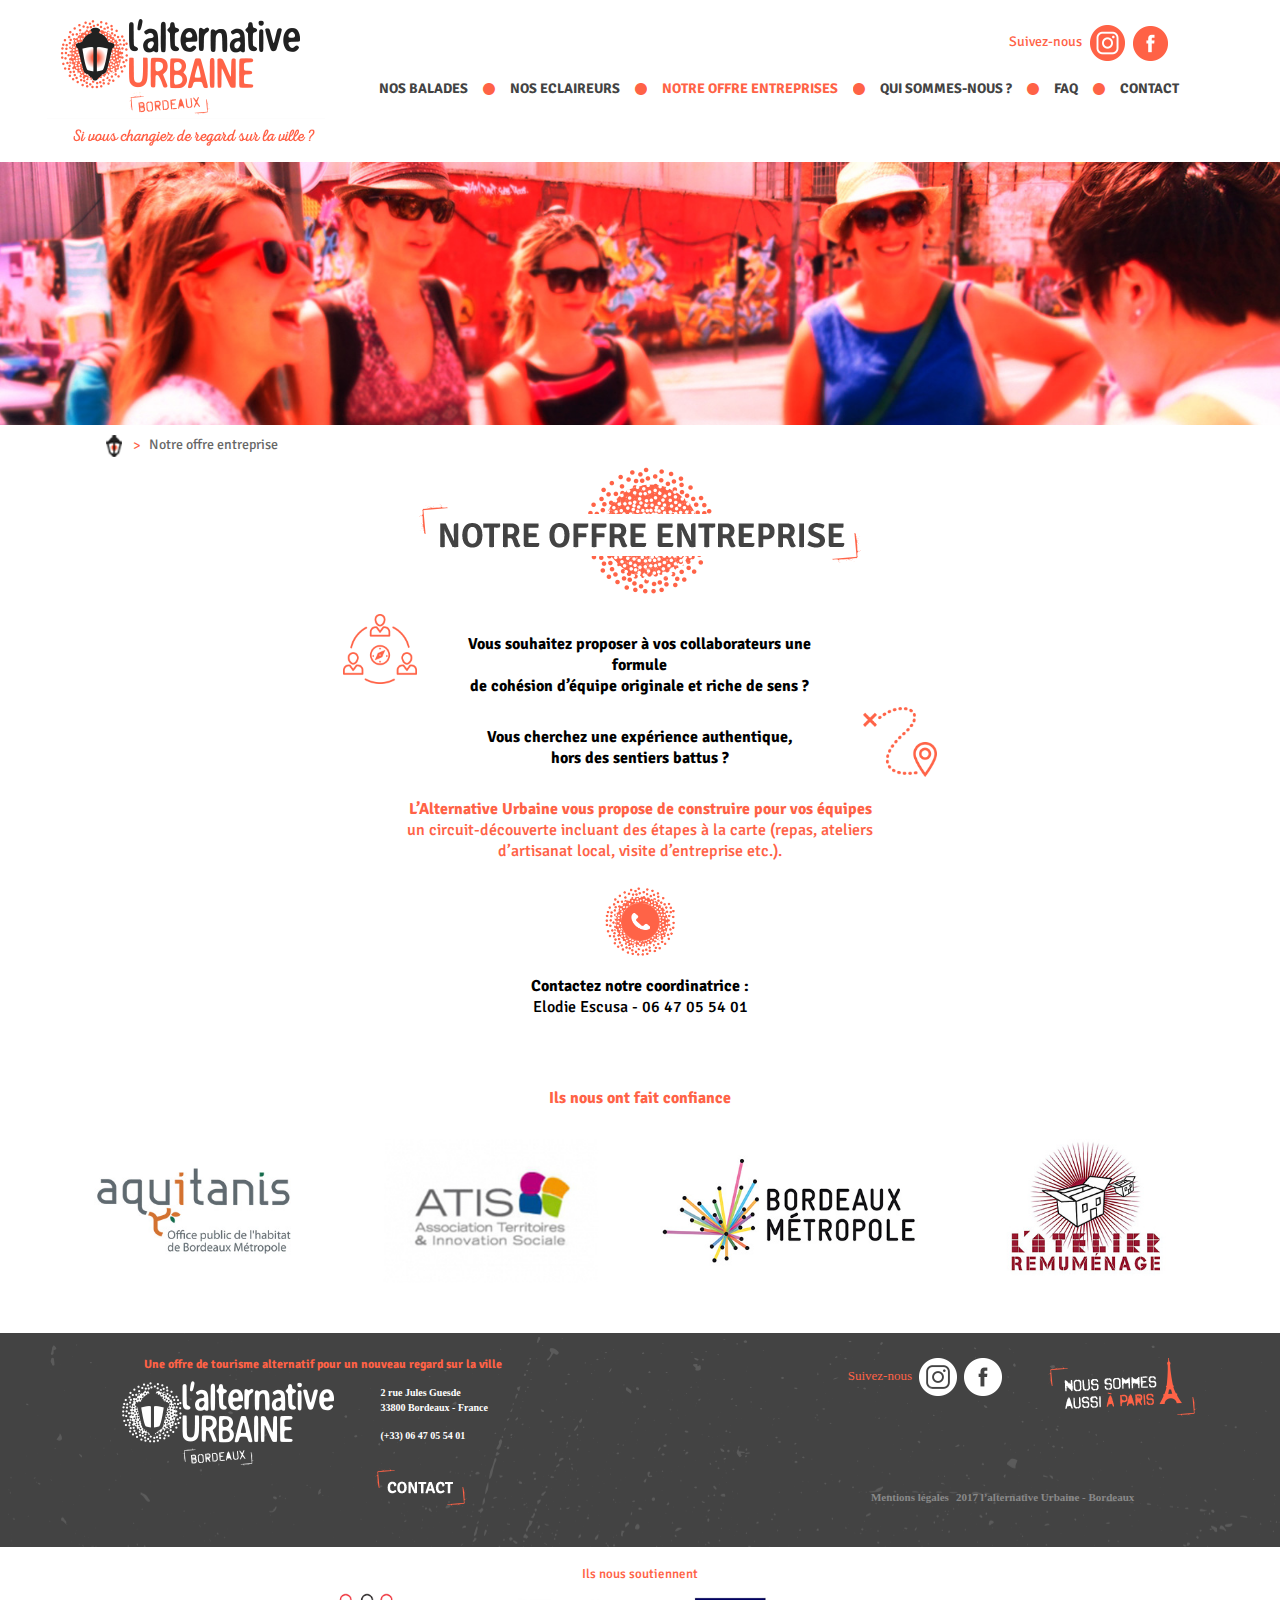
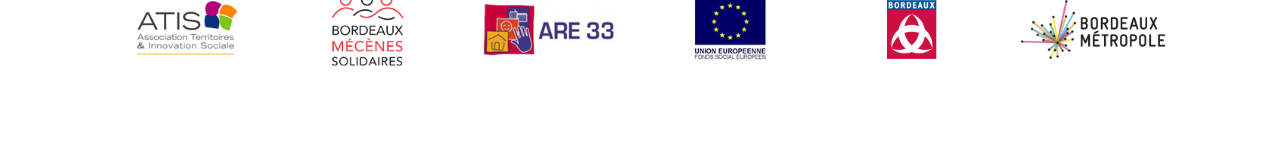
<file: offreentreprises.html>
<!DOCTYPE html>
<html lang="fr">
<head>
  <title>Alternative Urbaine Bordeaux</title>
  <meta charset="utf-8">
  <meta name="viewport" content="width=device-width, initial-scale=1">
  <!--CSS-->
    <link rel="stylesheet" type="text/css" href="https://fonts.googleapis.com/css?family=Signika" />
   <link rel="stylesheet" href="https://maxcdn.bootstrapcdn.com/font-awesome/4.7.0/css/font-awesome.min.css">
   <link rel="stylesheet" href="bootstrap/css/bootstrap.min.css">
  <link rel="stylesheet" href="style.css">
  
  <script src="https://ajax.googleapis.com/ajax/libs/jquery/3.2.1/jquery.min.js"></script>
  <script src="https://maxcdn.bootstrapcdn.com/bootstrap/3.3.7/js/bootstrap.min.js"></script>

  


  
</head>
<body id="myPage" data-spy="scroll" data-target=".navbar" data-offset="50">

	 <!-- 1. nav FB -->
<div id="navfb">
		<a href=""> Suivez-nous</a>
		<a href=""><img src="img/headerinstagram.png"></a>
		<a href="https://www.facebook.com/alternativeurbaine.bordeaux/?fref=ts" target="blank"> <img src="img/headerfb.png"></a>
		<!--<i class="fa fa-facebook-square" aria-hidden="true"></i> -->	
</div>
	
	 <!-- 2. logo + nav -->
<nav class="navbar navbar-default"> <!-- navbar-fixed-top-->

	<div class="container-fluid" id="monMenu">
	
			<div class="navbar-header-1024">
		 <div class="row padding15">
		  <div class="col-sm-4" >
		 <button type="button" class="navbar-toggle" data-toggle="collapse" data-target="#myNavbar">
			<span class="icon-bar"></span>
			<span class="icon-bar"></span>
			<span class="icon-bar"></span>                        
		  </button>
		  </div>
		  <div class="logotop col-xs-8 col-sm-4"><a  href="index.html"><img  src="img/logo1024.png" alt="Alternative Urbaine Bordeaux" ></a></div>
		  
		  <div class="col-sm-4" id="navfb1024">
			<a href=""><img src="img/headerinstagram.png"></a>
			<a href="https://www.facebook.com/alternativeurbaine.bordeaux/?fref=ts" target="blank"> <img src="img/headerfb.png"></a>
			
			<!-- <br> -->
			<!-- <a href="" >Suivez-nous </a></div> -->
			<!--<i class="fa fa-facebook-square" aria-hidden="true"></i> -->
			</div> 

		</div>
		</div>
	
		<div class="navbar-header">
		 <button type="button" class="navbar-toggle" data-toggle="collapse" data-target="#myNavbar">
			<span class="icon-bar"></span>
			<span class="icon-bar"></span>
			<span class="icon-bar"></span>                        
		  </button>
		  
		  <div class="logotop"><a  href="index.html"><img  src="img/logo.png" alt="Alternative Urbaine Bordeaux" ></a></div>
		  
		  <div id="navfb1024">
			<a href=""> Suivez-nous <img src="img/fbtop.png"></a> <!--<i class="fa fa-facebook-square" aria-hidden="true"></i> -->
			</div> 
		</div>
		
		<div class="collapse navbar-collapse" id="myNavbar">
		  <ul class="nav navbar-nav "><!--navbar-right-->
			<!--<li><a href="#myPage">HOME</a></li>-->
			<li><a href="nosbalades.html">NOS BALADES</a> <i class="fa fa-circle" aria-hidden="true"></i></li>
			<li><a href="noseclaireurs.html">NOS ECLAIREURS</a> <i class="fa fa-circle" aria-hidden="true"></i></li>
			<li class="active"><a href="offreentreprises.html">NOTRE OFFRE ENTREPRISES</a> <i class="fa fa-circle" aria-hidden="true"></i></li>
			<li><a href="qui.html">QUI SOMMES-NOUS ?</a> <i class="fa fa-circle" aria-hidden="true"></i></li>
			<li><a href="faq.html">FAQ</a> <i class="fa fa-circle" aria-hidden="true"></i></li>
			<li><a href="contact.html">CONTACT</a></li>

		  </ul>
		</div>

  </div>
</nav>


   <!-- 3. header nos balades -->
<div id="headerimg">
<img src="img/headeroffre.jpg">
</div>

   <!-- 4. chemin de fer -->
<div id="bread">
<img src="img/breadpicto.png"> <span class="orange chevron"> > </span> <span class="texte">Notre offre entreprise</span>
</div>


<!-- offre -->
<section id="offre" class="container-fluid">


    <div class="row text-center">
	    <div class="col-xs-12">
			<img src="img/titreoffre.png" class="titre" alt"Notre offre entreprise">
		</div>
	</div>
	

 
 <div class="contenu70 container-fluid">
     <div class="row">
	 	   
		   <div class="col-xs-12">
		   <div class="row">
		   <div class="col-xs-2 text-right">
				<img src="img/imgoffre1.png" class="max100 illustration">
			</div>
				
				   <div class="col-xs-8 text-center">		
				   <!-- <img src="img/imgoffre1.png" style="max-width:100%;float: left,"> -->
	 <h2><strong>Vous souhaitez proposer à vos collaborateurs une formule<br>
de cohésion d’équipe originale et riche de sens ?</strong> </h2>
</div>
		   <div class="col-xs-2 "></div>
</div>

<div class="row">
 <div class="col-xs-offset-2 col-xs-8 text-center">
<h2>
<strong>Vous cherchez une expérience authentique,<br>
hors des sentiers battus ?</strong></h2></div>
<div class="col-xs-2 text-left"><img src="img/imgoffre2.png"  class="max100 illustration"></div>

</div>
</div>
		   <div class="col-xs-12 text-center">
<h2 class="orange">
<b>L’Alternative Urbaine vous propose de construire pour vos équipes</b><br>
un circuit-découverte incluant des étapes à la carte (repas, ateliers<br> d’artisanat local, visite d’entreprise etc.).</h2>
</div>

	 		</div>
	 
	    <div class="col-xs-offset-4 col-xs-4 col-xs-offset-4 col-sm-offset-2 col-sm-8 col-sm-offset-2  col-md-offset-5 col-md-2 col-md-offset-5 text-center">
			<img src="img/tel.png" alt="" class="tel max100">
		</div>
		<div class="col-xs-12 text-center"> 
		<h2 >
		<b>Contactez notre coordinatrice :</b><br>
Elodie Escusa - 06 47 05 54 01 
</h2><br><br>
<h2 class="orange">
<b>Ils nous ont fait confiance</h2>
		</div>


		
	</div>
 </div>
  <div class="contenu100 container-fluid">
     <div class="row text-center">
	    <!-- <div class="col-xs-12 text-center"> -->
			<!-- <img src="img/imgsoutenir.png" alt=""> -->
		<!-- </div> -->

				<div class="col-xs-12 col-sm-6 col-md-3">
					<img class="max100" src="img/aquitanis.jpg">
				</div>
				<div class="col-xs-12 col-sm-6 col-md-3">
					<img class="max100" src="img/atis.jpg">
				</div>
				<div class="col-xs-12 col-sm-6 col-md-3">
					<img class="max100" src="img/bdx.jpg">
				</div>
				<div class="col-xs-12 col-sm-6 col-md-3">
					<img class="max100" src="img/atelier.jpg">
				</div>


		
	</div>
 </div>
 
</section>


<!-- Footer -->
<footer class="text-center">

<div class="contenu container-fluid">
     <div class="row">
	    <div class="col-xs-12 col-sm-7 col-md-5">
			<div class="row">
				<div class="col-xs-12">
					<h2>Une offre de tourisme alternatif pour un nouveau regard sur la ville</h2>
				</div>

				<div class="col-sm-12 col-md-7">
					<img src="img/logofooter.png" class="logofooter">
				</div>
				<div class="col-sm-12 col-md-5">
					<address>
					2 rue Jules Guesde<br>
					33800 Bordeaux - France
					<br><br>
					(+33) 06 47 05 54 01
					</address>
					<a href="" class="btncontact"><img src="img/contactfooter.png" class="contactfooter"></a>
				</div>
			</div>
		</div>
		<div class="col-xs-12 col-sm-offset-1 col-sm-4 col-md-offset-3 col-md-4">
			<div class="row">
				<div class="col-xs-12 col-sm-7">
					<h3>
					<a href="">Suivez-nous </a>
					<a href="" class="social"><img src="img/footerinstagram.png"> </a>
					<a href="https://www.facebook.com/alternativeurbaine.bordeaux/?fref=ts" class="social" target="blank"><img src="img/footerfacebook.png"></a>
					</h3>				

				</div>

				<div class="col-xs-12 col-sm-5">
					<h3><img src="img/paris.png" style="vertical-align: middle;"></h3>
				</div>
				<div class="col-xs-12">
					<br> <br><br>  
				</div>
				
				<div class="col-xs-12">
					<span><a class="mentions" href="">Mentions légales</a></span> <span>2017 l’alternative Urbaine - Bordeaux</span> 
				</div>

				
			</div>
		</div>
	</div>
</div>



</footer>

<section id="soutien" >

<div class="contenu container-fluid">
			<div class="row">
				<div class="col-xs-12">
					<h3>Ils nous soutiennent</h3>
				</div>
			</div>
			<div class="row">
				<div class="col-xs-12 col-sm-6 col-md-2">
					<img class="max100" src="img/soutien1ATIS.png">
				</div>
				<div class="col-xs-12 col-sm-6 col-md-2">
					<img class="max100" src="img/soutien2logobms.png">
				</div>
				<div class="col-xs-12 col-sm-6 col-md-2">
					<img class="max100" src="img/soutien3ARE33.png">
				</div>
				<div class="col-xs-12 col-sm-6 col-md-2">
					<img class="max100" src="img/soutien4logoFSE.png">
				</div>
				<div class="col-xs-12 col-sm-6 col-md-2">
					<img class="max100" src="img/soutien5bordeaux.png">
				</div>
				<div class="col-xs-12 col-sm-6 col-md-2">
					<img class="max100" src="img/soutien6bdxmetropole.png">
				</div>
			</div>
			
	
			
</div>

</section>



<script>
$('.collapse').on('shown.bs.collapse', function(){
$(this).parent().find(".glyphicon-chevron-down").removeClass("glyphicon-chevron-down").addClass("glyphicon-chevron-up");
}).on('hidden.bs.collapse', function(){
$(this).parent().find(".glyphicon-chevron-up").removeClass("glyphicon-chevron-up").addClass("glyphicon-chevron-down");
});


</script>

</body>
</html>
</file>
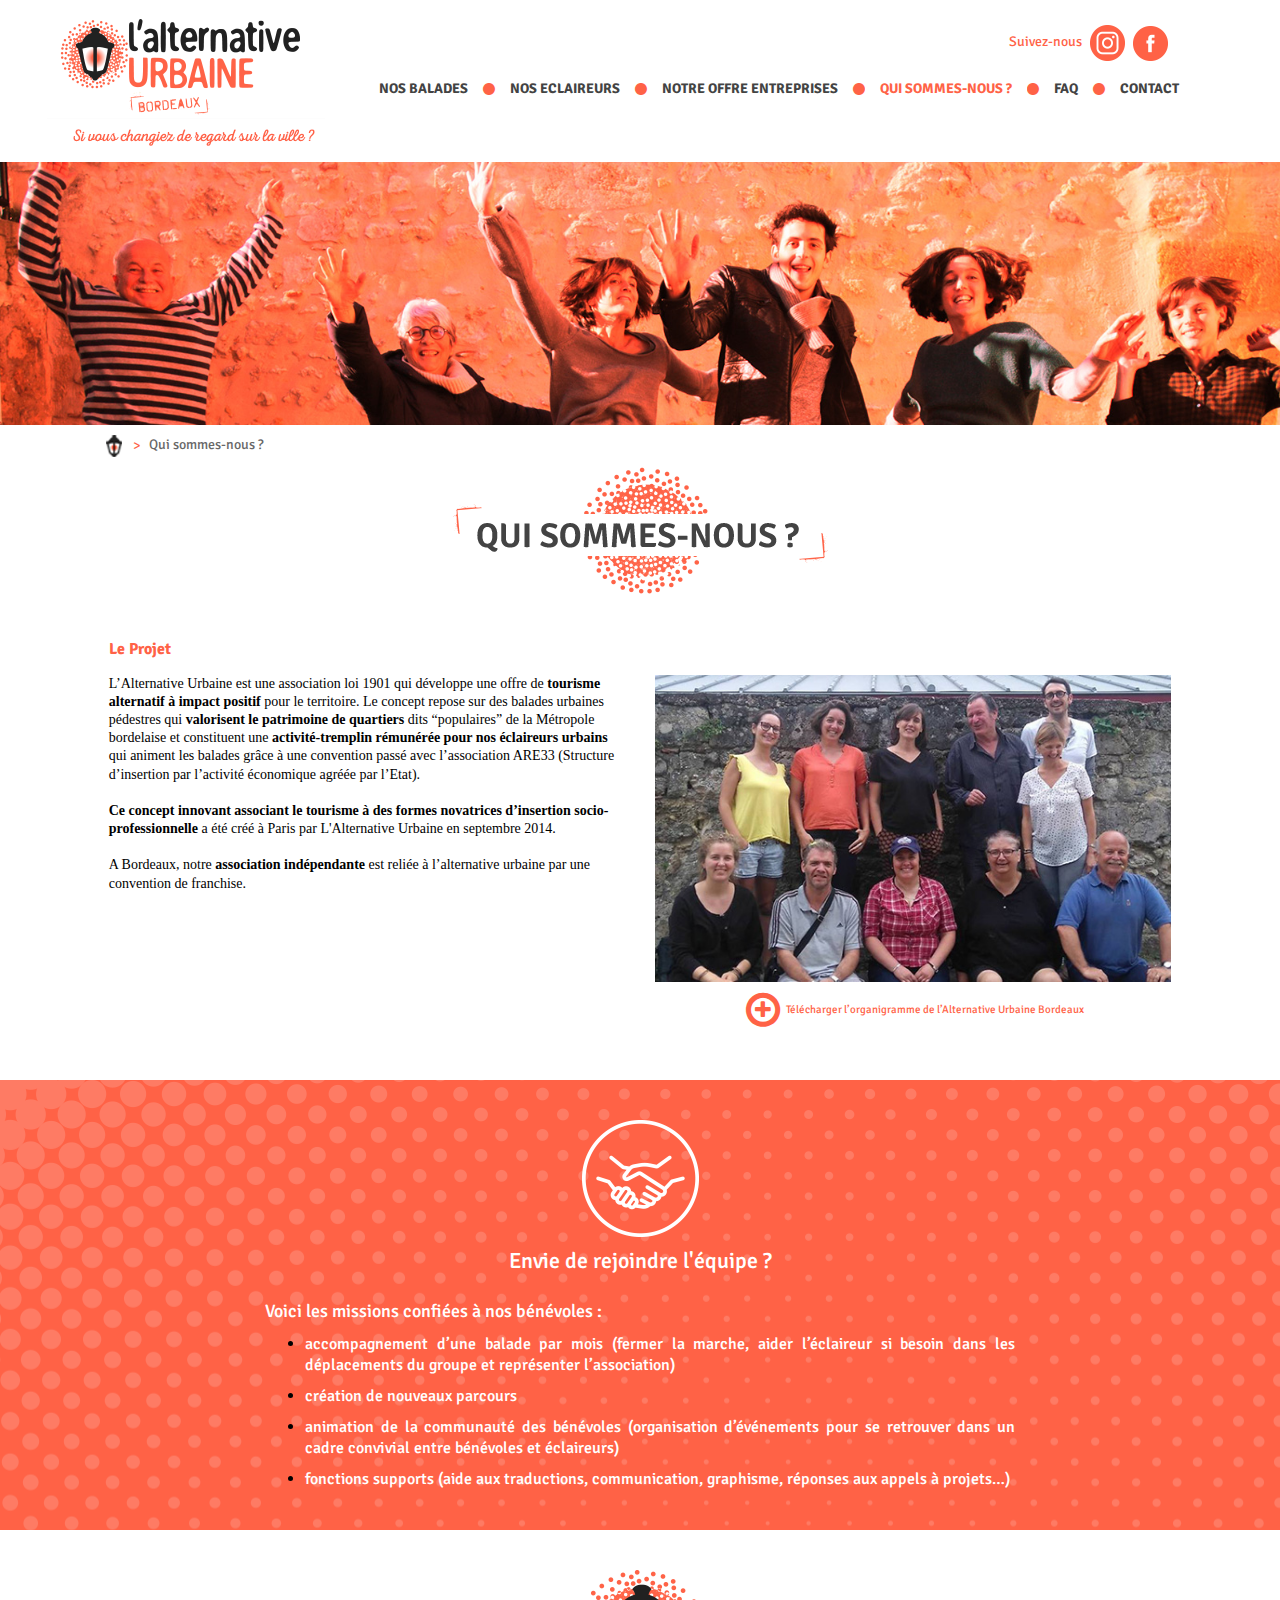
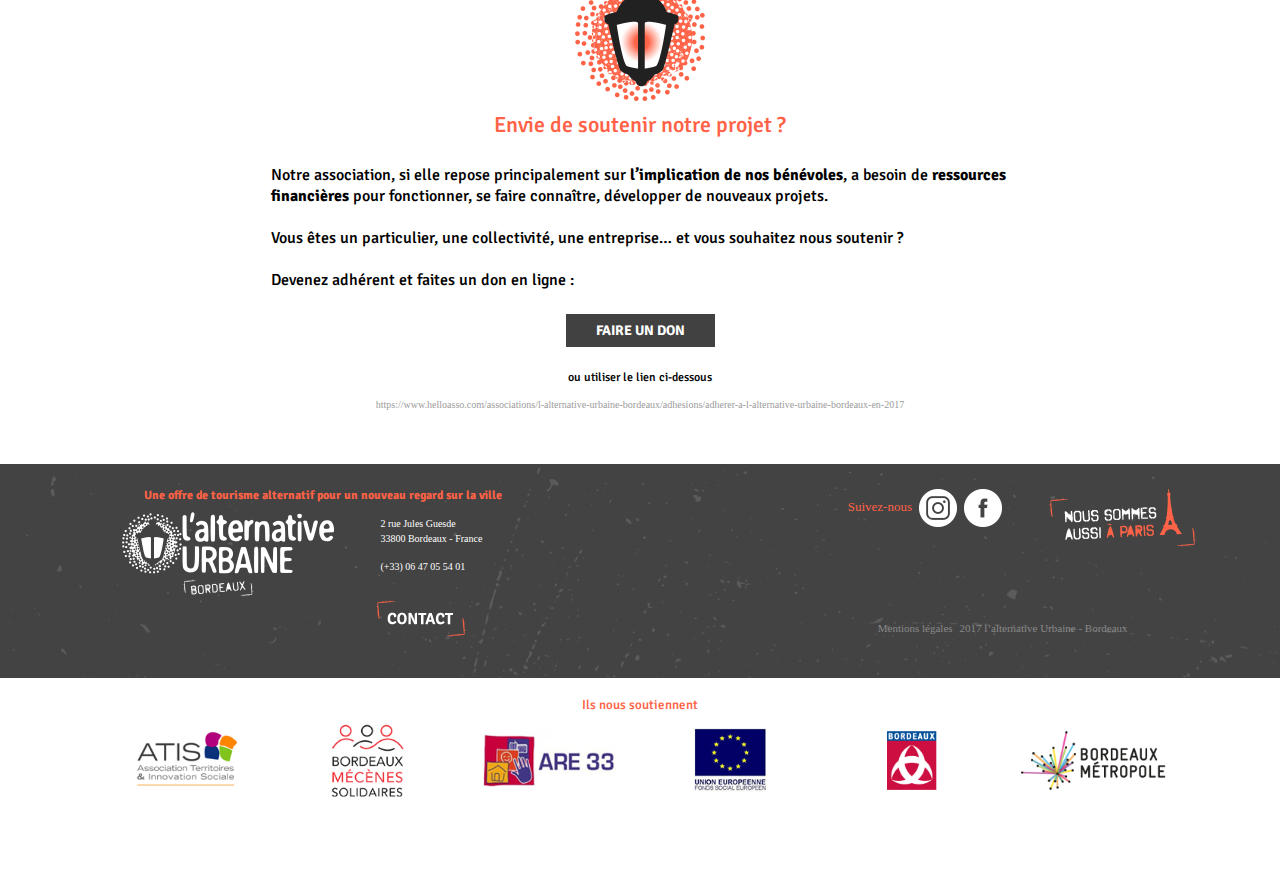
<file: qui.html>
<!DOCTYPE html>
<html lang="fr">
<head>
  <title>Alternative Urbaine Bordeaux</title>
  <meta charset="utf-8">
  <meta name="viewport" content="width=device-width, initial-scale=1">
  <!--CSS-->
    <link rel="stylesheet" type="text/css" href="https://fonts.googleapis.com/css?family=Signika" />
   <link rel="stylesheet" href="https://maxcdn.bootstrapcdn.com/font-awesome/4.7.0/css/font-awesome.min.css">
   <link rel="stylesheet" href="bootstrap/css/bootstrap.min.css">
  <link rel="stylesheet" href="style.css">
  
  <script src="https://ajax.googleapis.com/ajax/libs/jquery/3.2.1/jquery.min.js"></script>
  <script src="https://maxcdn.bootstrapcdn.com/bootstrap/3.3.7/js/bootstrap.min.js"></script>

  


  
</head>
<body id="myPage" data-spy="scroll" data-target=".navbar" data-offset="50">

	 <!-- 1. nav FB -->
<div id="navfb">
		<a href=""> Suivez-nous</a>
		<a href=""><img src="img/headerinstagram.png"></a>
		<a href=""> <img src="img/headerfb.png"></a>
		<!--<i class="fa fa-facebook-square" aria-hidden="true"></i> -->	
</div>
	
	 <!-- 2. logo + nav -->
<nav class="navbar navbar-default"> <!-- navbar-fixed-top-->

	<div class="container-fluid" id="monMenu">
	
			<div class="navbar-header-1024">
		 <div class="row padding15">
		  <div class="col-sm-4" >
		 <button type="button" class="navbar-toggle" data-toggle="collapse" data-target="#myNavbar">
			<span class="icon-bar"></span>
			<span class="icon-bar"></span>
			<span class="icon-bar"></span>                        
		  </button>
		  </div>
		  <div class="logotop col-xs-8 col-sm-4"><a  href="index.html"><img  src="img/logo1024.png" alt="Alternative Urbaine Bordeaux" ></a></div>
		  
		  <div class="col-sm-4" id="navfb1024">
			<a href=""><img src="img/headerinstagram.png"></a>
			<a href=""> <img src="img/headerfb.png"></a>
			
			<!-- <br> -->
			<!-- <a href="" >Suivez-nous </a></div> -->
			<!--<i class="fa fa-facebook-square" aria-hidden="true"></i> -->
			</div> 

		</div>
		</div>
	
		<div class="navbar-header">
		 <button type="button" class="navbar-toggle" data-toggle="collapse" data-target="#myNavbar">
			<span class="icon-bar"></span>
			<span class="icon-bar"></span>
			<span class="icon-bar"></span>                        
		  </button>
		  
		  <div class="logotop"><a  href="index.html"><img  src="img/logo.png" alt="Alternative Urbaine Bordeaux" ></a></div>
		  
		  <div id="navfb1024">
			<a href=""> Suivez-nous <img src="img/fbtop.png"></a> <!--<i class="fa fa-facebook-square" aria-hidden="true"></i> -->
			</div> 
		</div>
		
		<div class="collapse navbar-collapse" id="myNavbar">
		  <ul class="nav navbar-nav "><!--navbar-right-->
			<!--<li><a href="#myPage">HOME</a></li>-->
			<li><a href="nosbalades.html">NOS BALADES</a> <i class="fa fa-circle" aria-hidden="true"></i></li>
			<li><a href="noseclaireurs.html">NOS ECLAIREURS</a> <i class="fa fa-circle" aria-hidden="true"></i></li>
			<li><a href="offreentreprises.html">NOTRE OFFRE ENTREPRISES</a> <i class="fa fa-circle" aria-hidden="true"></i></li>
			<li class="active"><a href="qui.html">QUI SOMMES-NOUS ?</a> <i class="fa fa-circle" aria-hidden="true"></i></li>
			<li><a href="faq.html">FAQ</a> <i class="fa fa-circle" aria-hidden="true"></i></li>
			<li><a href="contact.html">CONTACT</a></li>

		  </ul>
		</div>

  </div>
</nav>


   <!-- 3. header nos balades -->
<div id="headerimg">
<img src="img/headerqui.jpg">
</div>

   <!-- 4. chemin de fer -->
<div id="bread">
<img src="img/breadpicto.png"> <span class="orange chevron"> > </span> <span class="texte">Qui sommes-nous ?</span>
</div>


<!-- le projet -->
<section id="projet" class="container-fluid">


    <div class="row text-center">
	    <div class="col-xs-12">
			<img src="img/titrequi.png" class="titre" alt"QUI SOMMES NOUS">
		</div>
	</div>
	
<div class="contenu">	
	<div class="row">
		<div class="col-xs-12">
				<h2 class="orange">Le Projet</h2>
		</div>
	    <div class="col-sm-12 col-md-6">
			
			<h3>
			L’Alternative Urbaine est une association loi 1901 qui développe une offre de <strong>tourisme alternatif à impact positif</strong> pour le territoire. 
			Le concept repose sur des balades urbaines pédestres qui <strong>valorisent le patrimoine de quartiers</strong> dits “populaires” de la Métropole bordelaise et constituent une <strong>activité-tremplin rémunérée pour nos éclaireurs urbains</strong> qui animent les balades grâce à une convention passé avec l’association ARE33 (Structure d’insertion par l’activité économique agréée par l’Etat).
						<br><br>
			<strong>Ce concept innovant associant le tourisme à des formes novatrices d’insertion socio-professionnelle</strong> a été créé à Paris par L'Alternative Urbaine en septembre 2014.
						<br><br>
			A Bordeaux, notre <strong>association indépendante</strong> est reliée à l’alternative urbaine par une convention de franchise.</h3>

		</div>
		<div class="col-sm-12 col-md-6 text-center">
			<img src="img/groupe.jpg" style="max-width:100%;" >
			<div class="paddingtop8">
			<a class="btnplus" href="">
			<span class="fa-stack fa-lg">
				<i class="fa fa-circle-o fa-stack-2x boutonplus bgblanc"></i>
				<i class="fa fa-plus fa-stack-1x boutonplus"></i>
			</span>
		
			
			<span class=" legende text-center">Télécharger l’organigramme de l’Alternative Urbaine Bordeaux</span></a>
			</div>
		</div>
	</div>

</div>
</section>

<!-- rejoindre -->
<section id="rejoindre" class="container-fluid text-center"><!--container-fluid-->
 
 <div class="contenu ">
     <div class="row">

		<div class="col-xs-12">
		<img src="img/imgrejoindre.png" alt="">
		</div>
		<div class="col-xs-12"> 
		<h2>Envie de rejoindre l'équipe ?</h2>
		<h3>Voici les missions confiées à nos bénévoles :</h3>
		<ul>
			<li><h5>accompagnement d’une balade par mois (fermer la marche, aider l’éclaireur si besoin dans les déplacements du groupe et représenter l’association)</h5></li>
			<li><h5>création de nouveaux parcours</h5></li>
			<li><h5>animation de la communauté des bénévoles (organisation d’événements pour se retrouver dans un cadre convivial entre bénévoles et éclaireurs)</h5></li>
			<li><h5>fonctions supports (aide aux traductions, communication, graphisme, réponses aux appels à projets…)</h5></li>
		</ul>
		</div>

	</div>
 </div>
 
</section>

<!-- soutenir -->
<section id="soutenir"> <!--container-fluid-->
 
 <div class="contenu container-fluid">
     <div class="row">
	    <div class="col-xs-12 text-center">
			<img src="img/imgsoutenir.png" alt="">
		</div>
		<div class="col-xs-12"> 
		<h2 class="text-center">Envie de soutenir notre projet ?</h2>
		<h5>Notre association, si elle repose principalement sur <b>l’implication de nos bénévoles</b>, a besoin de <b>ressources financières</b> pour fonctionner, se faire connaître, développer de nouveaux projets.
			<br><br>Vous êtes un particulier, une collectivité, une entreprise… et vous souhaitez nous soutenir ? 
			<br><br>Devenez adhérent et faites un don en ligne :</h5>
			<br>
		</div>
	
		<div class="col-xs-12 text-center"> 
			<a class="btndon" href="#">FAIRE UN DON</a><br><br>
			<h6>ou utiliser le lien ci-dessous</h6>
			<span class="liendon"><a href="https://www.helloasso.com/associations/l-alternative-urbaine-bordeaux/adhesions/adherer-a-l-alternative-urbaine-bordeaux-en-2017">https://www.helloasso.com/associations/l-alternative-urbaine-bordeaux/adhesions/adherer-a-l-alternative-urbaine-bordeaux-en-2017</a></span>
		</div>

		
	</div>
 </div>
 
</section>



<!-- Footer -->
<footer class="text-center">

<div class="contenu container-fluid">
     <div class="row">
	    <div class="col-xs-12 col-sm-7 col-md-5">
			<div class="row">
				<div class="col-xs-12">
					<h2>Une offre de tourisme alternatif pour un nouveau regard sur la ville</h2>
				</div>

				<div class="col-sm-12 col-md-7">
					<img src="img/logofooter.png" class="logofooter">
				</div>
				<div class="col-sm-12 col-md-5">
					<address>
					2 rue Jules Guesde<br>
					33800 Bordeaux - France
					<br><br>
					(+33) 06 47 05 54 01
					</address>
					<a href="" class="btncontact"><img src="img/contactfooter.png" class="contactfooter"></a>
				</div>
			</div>
		</div>
		<div class="col-xs-12 col-sm-offset-1 col-sm-4 col-md-offset-3 col-md-4">
			<div class="row">
				<div class="col-xs-12 col-sm-7">
					<h3>
					<a href="">Suivez-nous </a>
					<a href="" class="social"><img src="img/footerinstagram.png"> </a>
					<a href="" class="social"><img src="img/footerfacebook.png"></a>
					</h3>				

				</div>

				<div class="col-xs-12 col-sm-5">
					<h3><img src="img/paris.png" style="vertical-align: middle;"></h3>
				</div>
				<div class="col-xs-12">
					<br> <br><br>  
				</div>
				
				<div class="col-xs-12">
					<span><a class="mentions" href="">Mentions légales</a></span> <span>2017 l’alternative Urbaine - Bordeaux</span> 
				</div>

				
			</div>
		</div>
	</div>
</div>



</footer>

<section id="soutien" >

<div class="contenu container-fluid">
			<div class="row">
				<div class="col-xs-12">
					<h3>Ils nous soutiennent</h3>
				</div>
			</div>
			<div class="row">
				<div class="col-xs-12 col-sm-6 col-md-2">
					<img class="max100" src="img/soutien1ATIS.png">
				</div>
				<div class="col-xs-12 col-sm-6 col-md-2">
					<img class="max100" src="img/soutien2logobms.png">
				</div>
				<div class="col-xs-12 col-sm-6 col-md-2">
					<img class="max100" src="img/soutien3ARE33.png">
				</div>
				<div class="col-xs-12 col-sm-6 col-md-2">
					<img class="max100" src="img/soutien4logoFSE.png">
				</div>
				<div class="col-xs-12 col-sm-6 col-md-2">
					<img class="max100" src="img/soutien5bordeaux.png">
				</div>
				<div class="col-xs-12 col-sm-6 col-md-2">
					<img class="max100" src="img/soutien6bdxmetropole.png">
				</div>
			</div>
			
	
			
</div>

</section>



<script>
$(document).ready(function(){
  // Initialize Tooltip
  $('[data-toggle="tooltip"]').tooltip(); 
  
  // Add smooth scrolling to all links in navbar + footer link
  $(".navbar a, footer a[href='#myPage']").on('click', function(event) {

    // Make sure this.hash has a value before overriding default behavior
    if (this.hash !== "") {

      // Prevent default anchor click behavior
      event.preventDefault();

      // Store hash
      var hash = this.hash;

      // Using jQuery's animate() method to add smooth page scroll
      // The optional number (900) specifies the number of milliseconds it takes to scroll to the specified area
      $('html, body').animate({
        scrollTop: $(hash).offset().top
      }, 900, function(){
   
        // Add hash (#) to URL when done scrolling (default click behavior)
        window.location.hash = hash;
      });
    } // End if
  });
})
</script>

</body>
</html>
</file>
<file: style.css>
body {
      /*font: 400 15px/1.8 Lato, sans-serif;*/
      color: #000;
	  background-color: #fff;
	 font-family: Signika ;
  }
 

  /*
    h3, h4 {
      margin: 10px 0 30px 0;
      letter-spacing: 10px;
      font-size: 20px;
      color: #111;
  }*/
  
  /*
    .container {
      padding: 80px 120px;
  }*/
  
  
.orange{
		color: #ff6246!important;
  }
  
 
/*************MENU*********/ 
  
  .fa-circle{
	color: #ff6246;
}

  #navfb1024{
	  display:none;
  }
  
    /* #navfb1024 a{ */
	/* color: #ff6246!important; */
 /* } */
  
  #navfb {
	 max-width: 85%; /*85*/
	 margin: auto;
	 padding-top: 15px;
	 padding-right: 5px;
	 text-align: right;
	 /* z-index: 9999; */
	 /*float: right;*/
	 
	 /**NEW**/
	 z-index: 9999;
	 position: absolute;
	 top:10px;
	 right: 8%;
 }
 
 #navfb li{
		 font-family: Verdana;
	/*font-weight: 400;*/

	color: #ff6246;

 }
 
  #navfb a{
	color: #ff6246;
	padding-right: 5px;
	z-index: 9999;
 }
   #navfb a:hover{
	color: #ff6246;
		/* font-size: 10px; */
	text-decoration: underline;
 }

 #monMenu {
	 
	display: flex;
	 align-items: center;
	 margin-top: 15px; /****** NEW ***-30***/
	 
	     display: -webkit-flex; 
    -webkit-align-items: center;  /* Safari 7.0+ */

	 /*justify-content: space-between;*/
/*flex-direction: row-reverse;*/

   /* flex-direction: row; */ /* make main axis vertical */
 /* center items vertically, in this case */


 }

 /* #monMenu .navcenter{ */
	     
 /* } */

   #monMenu a {
	  color: #434343;
  }
  
     #monMenu a .active {
	  color: #ff6246 !important;
	  background-color: #fff!important;
  }
  
  
    #monMenu a:hover {
      color: #ff6246 !important;
  }
  /*
  .navbar-nav li a:hover {
      color: #ff6246 !important;
  }*/
 

 .navbar{
	 max-width: 85%; /*80*/
	 margin: auto;
	 margin-bottom: 0px !important;
	 border: 0px !important;
	 border-radius: 0px !important;
	 

 }
 
 
 #myNavbar {
	 /*margin-left: auto;*/
	 /*float: right !important;*/
	 	  	 /*line-height: 165px;*/
			 
			 
			 /******* REMETTRE POUR ALIGN RIGHT ****/
			 
    /* -webkit-flex: auto;  */
	
    /* -ms-flex: auto;  */
	
    /* flex: auto; */
	
	width:100%;
		
 }
 
 .navbar .navbar-nav {
  display: inline-block;
  float: none;
  vertical-align: top;
}

.navbar .navbar-collapse {
  text-align: center;
}
 

  

 
 
#myNavbar .nav>li{

	  font-weight: bold;
	  color: #434343 !important;

	 display: flex !important;
	  align-items: center !important;
	  
	  display: -webkit-flex!important; /* Safari */
    -webkit-align-items: center!important; /* Safari 7.0+ */



  }
  
 /*
  .modal-header, h4, .close {
      background-color: #333;
      color: #000 !important;
      text-align: center;
      font-size: 30px;
  }
  .modal-header, .modal-body {
      padding: 40px 50px;
  }
  */
  
  .nav-tabs li a {
      color: #777;
  }

  .navbar-default{
	        background-color: #fff !important;
		border-color: #2d2d30 !important;
  }
  

  .navbar-nav li.active a {
      color: #ff6246 !important;
      background-color: #fff !important;
  }
  .navbar-default .navbar-toggle {
      border-color: transparent;
  }
  .open .dropdown-toggle {
      color: #ff6246;
      background-color: #555 !important;
  }
  .dropdown-menu li a {
      color: #000 !important;
  }
  .dropdown-menu li a:hover {
      background-color: red !important;
  }
  
  
  
/* .navbar-default .navbar-nav>.active>a{  */
	  /* background-color:#fff!important; */
	  /* color: #ff6246; */
  /* }  */
  
  	  /* color: #ff6246 !important; */
	  /* background-color: #fff!important; */
  
/*************CAROUSEL****************/

.btnplay{
	color: #ff6246;
	text-align:center;
}


   .controls .progress {
      position:absolute;
	  color: #ff6246;
      top:0;
      width:100%;
      float:none;
      margin-top:0;
   }

  
    .carousel-inner  {
  	  /*max-height: 400px !important;*/
	}
	
	    .carousel-inner .item {
  	  /* max-height: 370px !important; */
	  height: 370px;
	  /* min-height: 370px !important; */
	}
	
  .carousel-inner img {
      width: 100%;  
      margin: auto;

  }
  

     
  .video-fluid{
	  height:100%;
	  width:100%;
	  background-color: black;
  }  
  

  
   .carousel-control{
	   position: relative!important;
	   	opacity: 0.8!important;
		bottom: 15px!important;
		top: -15px!important;
   }
   
      .carousel-control:hover{
	   	opacity: 1!important;
   }
  
  
  .carousel-control.right{
	  /*right: 15px!important;*/

	  left: auto!important;
	  width: 15%!important;
	  background-image: none!important;
  }
  
    .carousel-control.left{
	/*  left: 15px!important;*/
	  right: auto!important;
	  	  width:85%!important;
		  
	  background-image: none!important;
  }
  
    .chevronright{
	  /*position:absolute;*/
	  /*top: 95%;*/
	  bottom: -15px;
	  width:30px;
	  	  right: 25%;
	  
  }
    .chevronleft{
	  /*position:absolute;*/
	  /*top: 95%;*/
	  bottom: -15px;
	  width:30px;
	  right: 5%;
  }
  
  .indicatorcontainer{
	  max-width: 85%;
	  margin: auto;
	  text-align: right;
  }
  
  .carousel-indicators{
	  position: relative!important;
	  bottom: 15px!important;

	 /* left: 80%!important;
	  		  width: 80%!important;
			  right: 0%!important;*/
			  
			    left:0%!important;
			  width:100%!important;
			  			  margin-left:0%!important;
						  margin: auto;
	 text-align: right!important;
	 display: inline;
	/*margin-right:12.5%!important;*/

  }
  
    .carousel-indicators {
		/* font-size: 45px!important; */
		/* list-style-type: circle; */
		    /* list-style: circle inside url("img/puceslider.png"); */
	}
  
  .carousel-indicators li{
	  background-color: #434343!important;
	  border: 1px solid #fff!important;
	  	  /* font-size: 45px!important; */
	  	  width: 10px!important;
	  	  height: 10px!important;
		  margin-top:0px!important;
		  margin-bottom: 0px!important; 
		  margin-left:2px!important;
		  margin-right:2px!important;

  }
  
     .carousel-indicators .active{
	  background-color: #ff6246!important;
	  border: 1px solid #fff!important;
	  /* width: 7px!important; */
	  	  /* height: 7px!important; */
  }
  
  
  .carousel-caption{
	  /*background-color: #ff6246;*/
	  max-width: 30%;
	  margin: auto;
	  padding: 10px;
	  padding-bottom: 0px!important;
	  padding-top: 0px!important;
	  text-align: left!important;
	  bottom: 40px!important;
  }
  
    
  .carousel-caption h3{
	  	  padding: 10px;
		  color: #fff !important;
	  background-color: #ff6246;
	  margin-bottom: 0px!important;
	  margin-top: 0px!important;
  }
  

  
      .carousel-inner .imgplus {
      width: 30px;  
       height: 30px;  
	   margin-bottom: -15px;
	   margin-left: -15px;

  }
  
  
    .arrow-upright {
  width: 100%; 
  height: 0; 
  border-left: 20px solid transparent;
  border-right: 20px solid #ef5236;
  border-bottom: 20px solid transparent;
  display: inline-block;
  background-color: transparent!important;
}


 /* .btnplus { */

  /* color: #ff6246; */
  /* font-size: 9px; */
  /* font-weight: normal; */
  /* background-color:#fff; */

  /* margin-top: 10px; */
  /* text-decoration: none; */

  
/* } */

 /* .btnplus:hover { */
  /* color: #414141; */
  /* text-decoration: none; */
/* } */
  
  /*ol{display:inline;text-align: right;}*/
  
  
 .titre{
	 /* margin-top: 20px; */
/* margin-bottom: 30px; */
max-width: 100%;
}

#home .titre{
		 margin-top: 20px;
margin-bottom: 30px;
max-width: 100%;
}
  
  /**************** NOS BALADES **************/
  
   /* #balades .titre{ */
	 /* margin-top: 20px; */
/* margin-bottom: 30px; */
/* max-width: 100%; */
/* } */
  #balades {
	  background-color: #fff;
	  	 max-width: 85%; /*80*/
	 margin: auto;
	 margin-bottom: 50px;
	 	 /* margin-top: 20px; */
	 /*background-image: url("img/belcier-en-transition.jpg");*/
  }
  
    /* #balades .titre{ */
/* margin-bottom: 20px; */
/* max-width: 100%; */
/* } */
  
    #balades h1{
		color: #434343 !important;
		font-size: 26px;

		/*background-image: url("nosbaladesBG.jpg");
		height: 143px;
		width: 246px;*/
  }
  
      #balades h2{
		color: #fff !important;
		background-color: #ff6246;
		padding: 5px;
		font-size: 22px !important;
		line-height: 35px;
		margin: 0px !important;
  }
  
      #balades h3{
		font-size: 15px !important;
		margin-top: 0px;
		padding-top: 15px;
		font-weight: bold;
  }
  
  #balades .avenir{
	background-color: #414141!important;
	color: #fff!important;
	width: 100%;
  	font-size: 15px !important;
	font-weight: normal;
	padding-bottom: 5px;
}


  
        #balades h3 .orange{
		color: #ff6246;
  }
  
          #balades h4{
		font-size: 11px !important;
		font-family: Verdana;
		text-align: left!important;
		padding-top: 0px;
		padding-right: 20px; /*6 */
		/* padding-left: 10px; */
		padding-bottom: 15px;
		margin-top: 0px!important;
		margin-bottom: 0px!important;
		line-height: 15px;

  }
  
  
            #balades h5{
		font-size: 10px !important;
		font-family: Verdana;
		font-style: italic;
		text-align: left!important;
		padding-top: 0px;
		padding-right: 0px;
		padding-left: 10px;
		padding-bottom: 5px;
		margin-top: 0px!important;
		 /* padding: 3px 3px 3px 3px;*/

  }
  
      #balades a{
		color: #ff6246;
		font-style: italic;

  }
  
    #balades p{
		margin:0px;
	}
	
      #balades	.btnreserver {
  font-family: Signika!important;
  color: #ffffff;
  font-size: 12px;
  		font-style: normal;
  background-color: #414141;
  		/*padding-top: 5px;
		padding-right: 6px;
		padding-left: 10px;
		padding-bottom: 5px;*/
  padding: 8px 16px 8px 16px;
  margin-top: 10px;
  text-decoration: none;
  
}
#balades .btnreserver:hover {
  background-color: #ff6246;
  text-decoration: none;
}

#balades .inactif{
  background-color: #cacaca!important;
}

#balades .inactif:hover{
  background-color: #bababa!important;
}

.imagenb{
	    filter: grayscale(100%);
    -webkit-filter: grayscale(100%);
    -moz-filter: grayscale(100%);
    -ms-filter: grayscale(100%);
    -o-filter: grayscale(100%);
}



#balades .btnplus {
  /*font-family: Signika!important;*/
  color: #ff6246;
  font-size: 9px;
  font-weight: normal;

  /*padding: 16px 16px 16px 16px;*/
  margin-top: 10px;
  text-decoration: none;
  /*padding-bottom: -10px;*/
  
}

#balades .btnplus:hover {
  color: #414141;
  text-decoration: none;
}

#balades .boutonplus{
		  line-height: 50px!important;
	  }
	  
#balades .bgblanc{
  background-color: #fff;
	  }
	  
	  
	  .separationcol12mob{
		  /* display: none; */
	  }



 #balades .carte{
	  background-color: #fff;
	  /*margin: 10px;*/
	  padding-left: 10px;
	  		/* padding: 0px; */
	  /*padding: 0 8px;*/
	  /*padding: 0.01em 16px;*/
	  /*box-shadow: 0 2px 4px 0 rgba(0,0,0,0.16),0 2px 10px 0 rgba(0,0,0,0.12)!important;*/
	  box-shadow: 0 4px 10px 0 rgba(0,0,0,0.2), 0 4px 20px 0 rgba(0,0,0,0.19)
  }
  
  
        #balades .icone{
		margin-top: 15px;
		/* float: left; */
		max-width: 100%;

  }
  
          #balades h6{
		color:#818181;
		font-size: 11px;
		font-family: Verdana;
		font-style: italic;
		margin-right: 10px;

  }
  /***************PRESENTATION**********/
  
  
     /* #presentation .titre{ */
	 /* margin-top: 20px; */
/* margin-bottom: 30px; */
/* max-width: 100%; */
/* }  */
  #presentation{
	 /* background-color: #ff6246; */
	 max-width: 100%; /*80*/
	 margin: auto; 

	 /* min-height: 200px; */
	 	 /*background-image: url("img/belcier-en-transition.jpg");*/
		 background-image: url('img/trame.png');
		 background-repeat: repeat-x;
  }
  
  #presentation .contenu{

	 max-width: 50%; /*80*/
	 margin: auto;
	 /*background-color: #ee2246;	*/
	 min-height: 200px;	 
		margin-bottom: 20px;
	 margin-top: 20px;

  }
  
#presentation h4{
		font-size: 11px !important;
		font-family: Verdana;
		text-align: center!important;
		padding-top: 0px;
		padding-right: 6px;
		padding-left: 10px;
		padding-bottom: 10px;
		margin-top: 20px!important;
		margin-bottom: 20px!important;
		max-width: 50%;
		margin: auto;
		color: #fff;

  }
  
 
 .videopresentation {
 box-shadow: 0 4px 10px 0 rgba(0,0,0,0.2), 0 4px 20px 0 rgba(0,0,0,0.19);
}

  
  /******************NOS ECLAIREURS***********/
  
        /* #noseclaireurs .titre{ */
	 /* margin-top: 20px; */
/* margin-bottom: 30px; */
/* max-width: 100%; */
/* }  */

  #noseclaireurs{
	 background-color: #fff;
	 max-width: 85%; /*80*/
	 margin: auto; 
	 min-height: 200px;
  }
  
  #noseclaireurs .contenu{

	 /* max-width: 85%; */
	 margin: auto;
	 /*background-color: #ee2246;	*/
	 min-height: 200px;	 
		margin-bottom: 30px;
	 margin-top: 20px;

  }
  
        /* #noseclaireurs .titre{ */
/* margin-bottom: 10px; */
/* max-width: 100%; */
/* } */

  

  
    #noseclaireurs h3{
		font-family: Signika;
		color: #ff6246;
		font-size: 15px !important;
		margin-top: 0px;
		padding-top: 5px;
		padding-bottom: 0px;
		font-weight: bold;
		text-align: left!important;
				margin-bottom: 0px!important;
  }
  
          #noseclaireurs h4{
		font-size: 12px !important;
		font-family: Verdana;
		text-align: left!important;
		color: #000;
		padding-top: 5px;
		margin-top: 0px!important;
		margin-bottom: 0px!important;
		line-height: 1.4;

  }
  



      #noseclaireurs h2{
		font-family: Signika;
		color: #fff;
		font-size: 15px !important;
		/*padding-top: 40%;
		padding-bottom: 40%;*/
		margin:0px!important;
		font-weight: bold;
		text-align: center!important;
				margin-bottom: 0px!important;
  }


#noseclaireurs .btnplus {
  color: #ff6246;
  font-size: 15px;
  font-weight: normal;
  margin-top: 10px;
  text-decoration: none;
  text-align: left!important;
  
}

#noseclaireurs .btnplus:hover {
  color: #414141;
}

#noseclaireurs .floatleft {
  /*width: 100%;*/
  float: left;
    margin-top: 10px;
}
  
  /***************OFFRE ENTREPRISES**********/
  
  
 /* #offreentreprises  .titre{ */
	 /* margin-top: 20px; */
/* margin-bottom: 10px; */
/* max-width: 100%; */
/* } */
  
  #offreentreprises{
	 background-color: #ff6246;
	 max-width: 100%; /*80*/
	 margin: auto; 

	 min-height: 200px;
	 	 /*background-image: url("img/belcier-en-transition.jpg");*/
		 background-image: url('img/trame.png');
		 background-repeat: repeat-x;
  }
  
  #offreentreprises .contenu{

	 max-width: 85%; /*80*/
	 margin: auto;
	 /*background-color: #ee2246;	*/
	 min-height: 200px;	 
		margin-bottom: 50px!important;
	 margin-top: 20px;

  }
  
#offreentreprises h4{
		font-size: 15px !important;
		font-family: Signika;
		text-align: center!important;
		padding-top: 0px;
		padding-right: 6px;
		padding-left: 10px;
		padding-bottom: 10px;
		margin-top: 20px!important;
		margin-bottom: 20px!important;
		max-width: 50%;
		margin: auto;
		color: #fff;
		line-height: 1.4;
		/* font-weight: bold; */

  }
  /* .L_Alternative_Urbaine_vous_propose_de_construir { */
  /* font-size: 20px; */
  /* font-family: "Signika"; */
  /* color: rgb(255, 255, 255); */
  
  
  /* text-align: center; */
  /* -moz-transform: matrix( 0.99982596706935,0,0,0.99543240763898,0,0); */
  /* -webkit-transform: matrix( 0.99982596706935,0,0,0.99543240763898,0,0); */
  /* -ms-transform: matrix( 0.99982596706935,0,0,0.99543240763898,0,0); */
  /* position: absolute; */
  /* left: 490.767px; */
  /* top: 2990.123px; */
  /* width: 566.989px; */
  /* height: 75.253px; */
  /* z-index: 55; */
/* } */

  
      /* #offreentreprises .titre{ */
/* margin-bottom: 10px; */
/* max-width: 100%; */
/* } */
  
 #offreentreprises .btnensavoirplus{
	   font-family: Signika!important; 
	   font-size: 17px;
	     color: rgb(255, 98, 70);
		font-weight: bold;
		text-transform: uppercase;
		  padding: 8px 16px 8px 16px;
		  text-align: center;
		  background-color: #fff;
		  /*box-shadow: 0 4px 10px 0 rgba(225, 68, 41,0.2), 0 4px 20px 0 rgba(225, 68, 41,0.19);*/
  margin-top: 10px!important;
-webkit-box-shadow: 4px 6px 0px 0px rgba(225,68,41,1);
-moz-box-shadow: 4px 6px 0px 0px rgba(225,68,41,1);
box-shadow: 4px 6px 0px 0px rgba(225,68,41,1);
padding-left: 35px;
padding-right: 35px;
 }

  

 #offreentreprises .btnensavoirplus:hover{

	     color: #414141 ;
		 /* background-color: #ff6246;*/
text-decoration: none;
-webkit-box-shadow: 2px 4px 0px 0px rgba(0,0,0,1);
-moz-box-shadow: 2px 4px 0px 0px rgba(0,0,0,1);
box-shadow: 2px 4px 0px 0px rgba(0,0,0,1);

 }

  


 /**************FOOTER******************/
 
 footer {
	 background-color: #434343;
	 max-width: 100%; /*80*/
	 margin: auto; 
	 min-height: 200px;
	 		 background-image: url('img/tramefooter.png');
		 background-repeat: repeat-x;

  }
  
  footer .contenu{

	 max-width: 85%; /*80*/
	 margin: auto;
	 /*background-color: #ee2246;	
	 min-height: 200px;	 */
	 padding-bottom: 20px;


  }
  
    footer address{
font-family: Verdana;
font-size: 10px;
	color: #fff;
	padding: 5px;
	text-align: left!important;
  }
  
      footer a{
padding-right: 4px;
margin-bottom: 5px;
	color: #ff6246;

  }
  
        footer a:hover{
	color: #fff;
	text-decoration: none;

  }
  
  .social{
	  width:100%;
	  height: 100%;
  }
  
     .social:hover{
	color: #ff6246;
	text-decoration: none;

  }
  
  footer .fa{
	  /* font-size: 22px; */
	  /* color: #fff; */
  }
  footer .fa-instagram, .fa-facebook{
	  /* font-size: 1em; */
	  color: #434343;
  }
  
    footer .fa-circle{
	  /* font-size: 1.5em; */
	  color: #fff;
  }
  
      footer .fa-circle:hover{
	  /* font-size: 1.5em; */
	  color: #ff6246;
  }
  

  

 footer btncontact{
	 margin-bottom: 10px;
 }
 
 footer .logofooter{
	 max-width: 100%;
 }
 
  footer .contactfooter{
	 max-width: 100%;
	 /*margin: auto;*/
float: left;
margin-bottom: 20px;
 }
 
     footer h2{
		font-family: Signika;
		color: #ff6246;
		font-size: 12px !important;
		padding-top: 5px;
		padding-bottom: 0px;
			 margin-top: 20px;
		font-weight: bold;
		/*text-align: left!important;
		margin-bottom: 0px!important;*/
  }

     footer h3{
		font-family: Verdana;
		color: #ff6246;
		font-size: 13px !important;
		padding-top: 5px;
		padding-bottom: 0px;
			 margin-top: 20px;
  }

       footer span{
		font-family: Verdana;
		color: #898989;
		font-size: 11px;
		/* padding-top: 25px; */
		padding-bottom: 20px!important;
			 /* margin-top: 20px; */
			 

  }
  
         footer span .mentions{
		font-family: Verdana;
		color: #898989;
		font-size: 11px;
		padding-top: 25px;
		padding-bottom: 20px!important;
			 margin-top: 20px;
			 

  }
  
         footer .rightalign{

			 text-align: right;

  }

 
   /******************SOUTIEN***********/
  
   
  #soutien{
	 background-color: #fff;
	 max-width: 100%; /*80*/
	 margin: auto; 
	 min-height: 200px;
  }
  
  #soutien .contenu{

	 max-width: 85%; /*80*/
	 margin: auto;
	 /*background-color: #ee2246;	*/
	 min-height: 200px;	 
		/*margin-bottom: 70px!important;
	 margin-top: 20px;*/

  }
  
    #soutien h3{

	color:#ff6246;
	font-family: Signika;
	font-size: 13px;
	text-align: center;

  }
 
 #soutien .max100{
	 	 max-width: 100%;
	display: block;
    margin: auto;
	vertical-align: middle;

	 
 }
 

 
 .navbar-toggle{
	 background-color: #eee!important;
	 border-radius: 0px;
	 
 }
 
  .navbar-toggle:hover{
	 background-color: #ccc!important;
	 
 }
 
 .navbar-default .navbar-toggle .icon-bar {
	 background-color:#ff6246;
	 width:55px;
	 height: 3px;
	 margin-bottom:5px;
	 margin-top:10px;
 }
 
 
 
 
 
 
 
 
	
	/***********************page nos balades********************************/
	
	#headerimg img{
		width:100%;
		/* height: 329px; */
	}
  
  #bread{
	 max-width:85%; 
	 margin: auto;
	 padding: 10px;
  }
    #bread img{
 margin-right: 8px;
	}
	
	#bread .chevron {
		margin-right:5px;
	}
	
	    #bread .texte{
  font-size: 14px;
  font-family: "Signika";
  color: rgb(103, 103, 103);
  line-height: 1.188;
  text-align: left;


	}
	
hr{
		/* color: #b5b5b5; */
		border-top: 1px solid #b5b5b5;
		/* margin-bottom:30px; */
	}
	
.alert{
		text-align: left!important;
		font-size: 12px;
		font-weight: normal;
		padding: 15px;
		padding-left: 35px;
		color: #ff6246;
	}
	


 .imgi{
margin-left: -22px;
margin-top: 35px;
float: left;
	}
	
 .imgi2{
margin-left: -22px;
margin-top: 25px;
float: left;
	}
	
 .marginbottom20{
margin-bottom: 20px; 
	}
	 .marginbottom35{
margin-bottom: 35px; 
	}
	
.width50{
		width:50%;
	}
	

	
	
	 #balades .arrow-upright {
  width: 0%; 
  height: 0; 
  border-left: 0px solid transparent; 
  border-right: 20px solid #ef5236;
  border-bottom: 20px solid transparent;
  display: inline-block;
  background-color: transparent!important;
  padding-left: 15px;
}

 #balades .carte2{
	  background-color: #fff;
	  		padding: 0px;
			margin-left: 20px;
			margin-top:-25px;
	  box-shadow: 0 4px 10px 0 rgba(0,0,0,0.2), 0 4px 20px 0 rgba(0,0,0,0.19);
	  padding-left: 15px;
	  padding-bottom: 15px;
  }
  
        #balades	.btnreserver2 {
  font-family: Signika!important;
  color: #ffffff;
  font-size: 14px;
  		font-weight: bold ;
		font-style: normal;
  background-color: #414141;
  padding: 8px 30px 8px 30px;
  /* margin-top: 10px; */
  text-decoration: none;
  
}
  #balades .btnreserver2:hover {
  background-color: #ff6246;
  text-decoration: none;
}

.margintop8{
	padding-top: 8px;
	padding-left: 5px!important;
}

.paddingtop8{
	padding-top: 8px;
	/* padding-left: 5px!important; */
}	
	
	        #fbcta h4{
		font-size: 13px !important;
		font-family: Verdana;
		text-align: center!important;
		padding-top: 45px;
		/* padding-bottom: 45px; */
		padding-right: 20px; /*6 */
		/* padding-left: 10px; */
		/* padding-bottom: 15px; */
		margin-top: 0px!important;
		margin-bottom: 0px!important;
		line-height: 17px;

  }
  
  #fbcta a{
	  font-style: normal;
	  font-weight: bold;
	  font-size: 17px;
	  /* margin-top: 10px; */
  }
  
  
  
 /*************offre*************/ 
 
  #offre{
	 max-width: 100%; /*80*/
	 margin: auto; 
	  background-color: #fff;
	 min-height: 200px;
	 margin-bottom: 50px;
	 /* padding-top: 20px */
  }
  
  #offre .contenu70{

	 max-width: 50%; /*80*/
	 margin: auto;
	 /*background-color: #ee2246;	*/
	 /* min-height: 200px;	  */
	 margin-top: 20px;

  }
    #offre .contenu100{

	 max-width: 95%; /*80*/
	 margin: auto;
	 /*background-color: #ee2246;	*/
	 /* min-height: 200px;	  */
	 margin-top: 20px;

  }
  
  #offre .titre{
	 margin-top: 0px;
	 margin-bottom: 0px;
  }
  
  
  #offre .max100{
	  max-width: 100%;
  }
  
#offre h2{

  font-size: 16px;
  font-family: "Signika";
  color: #000;
    /* font-weight: bold; */
  line-height: 1.313;
  	 /* margin-top: 10px; */
	 /* padding-bottom: 15px; */
  }
  
      #offre h3{
		font-size: 14px ;
		margin-top: 0px;
		line-height: 1.3;
		font-family: "Verdana";
  }
 
 
 #offre .tel{
	 margin-top: 15px;
 }
  

  
      #offre	.btncontacter {
  font-family: Signika!important;
  color: #ffffff;
  font-size: 14px;
  		font-weight: bold ;
		font-style: normal;
  background-color: #414141;
  padding: 8px 30px 8px 30px;
  text-decoration: none;
  
  
}

  #offre	.btncontacter:hover {
  background-color: #ff6246;
  text-decoration: none;
}

  #offre .liendon{

  font-size: 10px;
  font-family: "Verdana";
  color: #9b9b9b;
  line-height: 1.313;
  	 margin-top: 10px;
  }
  
    #offre a{

  color: #9b9b9b;

  }
 
  
  
  /***********page qui**************/
  
  
  #projet{

	 max-width: 100%; /*80*/
	 margin: auto; 
	  background-color: #fff;
	 min-height: 200px;
	 margin-bottom: 50px;
  }
  
  #projet .contenu{

	 max-width: 85%; /*80*/
	 margin: auto;
	 /*background-color: #ee2246;	*/
	 /* min-height: 200px;	  */
	 margin-top: 20px;

  }


  
    #projet h1{
		color: #434343 !important;
		font-size: 26px;

  }
  
  
  
      #projet h2{
		color: #ff6246;
		/* padding: 5px; */
		font-size: 16px !important;
		line-height: 1.9;
		/* margin: 0px !important; */
		font-family: "Signika";
		/* line-height: 0.955; */
		font-weight: bold; 
		margin-bottom: 10px;
  }
  


  
      #projet h3{
		font-size: 14px ;
		margin-top: 0px;
		/* padding-top: 15px; */
		line-height: 1.3;
				font-family: "Verdana";
		
  }


        #projet .legende{
		font-size: 11px ;
		margin-top: 10px;
		/* padding-top: 15px; */
		/* line-height: 1.3; */
				font-family: "Signika";
		
  }
  
  #projet .btnplus {
  color: #ff6246;
  font-size: 15px;
  font-weight: normal;
  margin-top: 10px;
  text-decoration: none;
  /* text-align: left!important; */
  
}

#projet .btnplus:hover {
  color: #414141;
}

  
    /***************section rejoindre********/
  
  #rejoindre{
	 background-color: #ff6246;
	 max-width: 100%; /*80*/
	 margin: auto; 
padding-top: 20px;
	 min-height: 200px;
		 background-image: url('img/trame.png');
		 background-repeat: repeat-x;
  }
  
  #rejoindre .contenu{

	 max-width: 60%; /*80*/
	 margin: auto;
	 /*background-color: #ee2246;	*/
	 min-height: 200px;	 
		margin-bottom: 30px;
	 margin-top: 20px;

  }
  
#rejoindre h2{

  font-size: 22px;
  font-family: "Signika";
  color: rgb(255, 255, 255);
    /* font-weight: bold; */
  line-height: 1.313;
  	 margin-top: 10px;
	 padding-bottom: 15px;
  }
  
#rejoindre h3{

  font-size: 18px;
  font-family: "Signika";
  color: rgb(255, 255, 255);
    /* font-weight: bold; */
  line-height: 1.313;
  	 margin-top: 10px;
	 text-align: left;
  }
  
  #rejoindre h5{

  font-size: 16px;
  font-family: "Signika";
  color: rgb(255, 255, 255);
    /* font-weight: bold; */
  line-height: 1.313;
  	 margin-top: 10px;
	 text-align: justify;
  }
  
    #rejoindre ul{
		/* list-style-type: circle; */
		color:#000;
	}
	
	  #rejoindre li:before {
    /* content: "•"; / */
    padding-right: 8px;
    color: #000;
}
  
  #rejoindre li{

  font-size: 16px;
  font-family: "Signika";
  /* color: rgb(255, 255, 255); */
  line-height: 1.313;
  	 margin-top: 10px;
	 text-align: left;
  }
  

   
    /***************section soutenir********/
  
  #soutenir{
	 max-width: 100%; /*80*/
	 margin: auto; 
	  background-color: #fff;
	 min-height: 200px;
	 margin-bottom: 50px;
	 padding-top: 20px
  }
  
  #soutenir .contenu{

	 max-width: 60%; /*80*/
	 margin: auto;
	 /*background-color: #ee2246;	*/
	 /* min-height: 200px;	  */
	 margin-top: 20px;

  }
  

  
#soutenir h2{

  font-size: 22px;
  font-family: "Signika";
  color: #ff6246;
    /* font-weight: bold; */
  line-height: 1.313;
  	 margin-top: 10px;
	 padding-bottom: 15px;
  }
  

  
  
    #soutenir h5{

  font-size: 16px;
  font-family: "Signika";
  color: #000;
    /* font-weight: bold; */
  line-height: 1.313;
  	 margin-top: 10px;
	 text-align: left;
  }
  
  
      #soutenir	.btndon {
  font-family: Signika!important;
  color: #ffffff;
  font-size: 14px;
  		font-weight: bold ;
		font-style: normal;
  background-color: #414141;
  padding: 8px 30px 8px 30px;
  text-decoration: none;
  
  
}

  #soutenir	.btndon:hover {
  background-color: #ff6246;
  text-decoration: none;
}

  #soutenir .liendon{

  font-size: 10px;
  font-family: "Verdana";
  color: #9b9b9b;
  line-height: 1.313;
  	 margin-top: 10px;
  }
  
    #soutenir a{

  color: #9b9b9b;

  }
  
 
 
 
 /************ FAQ *************/
 
 .btn{
	 float: right;
	 background-color: transparent;
	 padding: 0px;
 }
 
 .btn:focus{
	 outline: 0px;
 }
  .btn:active{
	 outline: 0px;
 }
 
  .panel-default{
	  border-bottom: 1px solid #b5b5b5;
  }
 
 .panel-default>.panel-heading{
	background-color: #fff;
	 
 }
 
 .panel-body{
	 padding-top: 0px;
	 padding-right: 10%;
 }
 
 .panel-group .panel-heading+.panel-collapse>.panel-body, .panel-group .panel-heading+.panel-collapse>.list-group
 {
	 border-top: 0px;
 }
 
 
 
 
  #faq{

	 max-width: 100%; /*80*/
	 margin: auto; 
	  background-color: #fff;
	 min-height: 200px;
	 margin-bottom: 50px;
  }
  
  #faq .contenu{

	 max-width: 85%; /*80*/
	 margin: auto;
	 /*background-color: #ee2246;	*/
	 /* min-height: 200px;	  */
	 margin-top: 20px;

  }


  
    /* #faq h1{ */
		/* color: #434343 !important; */
		/* font-size: 26px; */

  /* } */
  
  
  
      #faq h2{
		color: #ff6246;
		font-size: 16px !important;
		/* line-height: 1.9; */
		font-family: "Signika";
		font-weight: bold; 
		margin-bottom: 10px;
		margin-top: 10px;
  }
  


  
      #faq h3{
		font-size: 14px ;
		margin-top: 0px;
		/* padding-top: 15px; */
		line-height: 1.3;
				font-family: "Verdana";
		
  }
 
 
 
  #faqinfo{
	 max-width: 100%; /*80*/
	 margin: auto; 
	  background-color: #fff;
	 min-height: 200px;
	 margin-bottom: 50px;
	 padding-top: 20px
  }
  
  #faqinfo .contenu{

	 max-width: 60%; /*80*/
	 margin: auto;
	 /*background-color: #ee2246;	*/
	 /* min-height: 200px;	  */
	 margin-top: 20px;

  }
  

  
#faqinfo h2{

  font-size: 22px;
  font-family: "Signika";
  color: #ff6246;
    /* font-weight: bold; */
  line-height: 1.313;
  	 margin-top: 10px;
	 padding-bottom: 15px;
  }
  
      #faqinfo h3{
		font-size: 14px ;
		margin-top: 0px;
		/* padding-top: 15px; */
		line-height: 1.3;
				font-family: "Verdana";
		
  }
 
  

  
      #faqinfo	.btncontacter {
  font-family: Signika!important;
  color: #ffffff;
  font-size: 14px;
  		font-weight: bold ;
		font-style: normal;
  background-color: #414141;
  padding: 8px 30px 8px 30px;
  text-decoration: none;
  
  
}

  #faqinfo	.btncontacter:hover {
  background-color: #ff6246;
  text-decoration: none;
}

  #faqinfo .liendon{

  font-size: 10px;
  font-family: "Verdana";
  color: #9b9b9b;
  line-height: 1.313;
  	 margin-top: 10px;
  }
  
    #faqinfo a{

  color: #9b9b9b;

  }
 
 
 /*********************** CONTACT ************/
 
 
  #contact{

	 max-width: 100%; /*80*/
	 margin: auto; 
	  background-color: #fff;
	 min-height: 200px;
	 margin-bottom: 50px;
  }
  
  #contact .contenu{

	 max-width: 85%; /*80*/
	 margin: auto;
	 /*background-color: #ee2246;	*/
	 /* min-height: 200px;	  */
	 margin-top: 20px;

  }


  
    #contact h1{
		color: #434343 !important;
		font-size: 26px;

  }
  
  
  
      #contact h2{
		color: #ff6246;
		font-size: 16px !important;
		line-height: 1.9;
		font-family: "Signika";
		font-weight: bold; 
		margin-bottom: 10px;
		margin-top: 30px;
  }
  


  
      #contact h3{
		font-size: 14px ;
		margin-top: 0px;
		line-height: 1.3;
				font-family: "Verdana";
		
  }


        #contact .legende{
		font-size: 11px ;
		margin-top: 10px;
				font-family: "Signika";
		
  }
  
  #contact .btnplus {
  color: #ff6246;
  font-size: 15px;
  font-weight: normal;
  margin-top: 10px;
  text-decoration: none;
  
}

#contact .btnplus:hover {
  color: #414141;
}
 
 .floatleft{
	 float:left;
 }
 
 .paddingright10{
	 padding-right: 10px;
 }
 
 
 .logoaddress{
	 float: left;
	 	 padding-right: 20px;
 }
 
 address{
	 font-family: Verdana;
	 font-size: 11px;
 }
 
 
  #contact .carte2{
	  background-color: #fff;
	  		padding: 0px;
			margin-left: 20px;
			margin-top:-25px;
	  box-shadow: 0 4px 10px 0 rgba(0,0,0,0.2), 0 4px 20px 0 rgba(0,0,0,0.19);
	  padding-left: 15px;
	  padding-bottom: 15px;
	  padding-right: 15px
  }

  
  
   
    /* #balades h1{ */
		/* color: #434343 !important; */
		/* font-size: 26px; */

  /* } */
  
  
        #contactform {
			margin-top: 30px;
		}
  
      #contactform h2{
		color: #fff !important;
		background-color: #ff6246;
		padding: 5px;
		font-size: 22px !important;
		line-height: 35px;
		margin: 0px !important;
		font-weight: normal;
		padding-left:10px;
  }
  
      /* #balades h3{ */
		/* font-size: 15px !important; */
		/* margin-top: 0px; */
		/* padding-top: 15px; */
		/* font-weight: bold; */
  /* } */
  
        #contactform h5{
			margin-bottom: 2px;
			margin-top: 10px;
		}
  
  	 #contactform .arrow-upright {
  width: 0%; 
  height: 0; 
  border-left: 0px solid transparent; 
  border-right: 20px solid #ef5236;
  border-bottom: 20px solid transparent;
  display: inline-block;
  background-color: transparent!important;
  padding-left: 15px;
}
  
        #contactform	.btnenvoyer {
  font-family: Signika!important;
  color: #ffffff;
  font-size: 14px;
  		/* font-weight: bold ; */
		font-style: normal;
  background-color: #414141;
  padding: 8px 30px 8px 30px;
  text-decoration: none;
  margin-top: 30px;
  border-radius: 0px;
  border: 0;
  
}

  #contactform	.btnenvoyer:hover {
  background-color: #ff6246;
  text-decoration: none;
}

 
  /************desktop 1200************/
 
 
     @media only screen and (max-width: 1400px) {
 #navfb {
max-width:95%	
 }	
 
  .navbar {
max-width:95%;	
 }	
 
	 }
	 
	      @media only screen and (min-width: 1025px) and (max-width: 1238px) {
 .navbar li a{
font-size: 11px;	
max-width:100%;	

 }	
  .navbar li a{

padding: 8px;
 }	
 

 
	 }
  
 /************TABLETTE 1024************/
 
 /* @media (min-width: 768px) and (max-width: 991px) { */
    /* .navbar-collapse.collapse { */
        /* display: none !important; */
    /* } */
    /* .navbar-collapse.collapse.in { */
        /* display: block !important; */
    /* } */
    /* .navbar-header .collapse, .navbar-toggle { */
        /* display:block !important; */
    /* } */
    /* .navbar-header { */
        /* float:none; */
    /* } */
/* } */

/* @media (min-width: 992px) { */
   /* .collapse { */
       /* display: none !important; */
   /* } */
/* } */
 
 .navbar-header-1024{
	 display:none;
 }
 
    @media only screen and (max-width: 1024px) {
 #monMenu {
	display: block;
	/*float: left;*/
	text-align: center;
	
 }	
	 .navbar{
	 max-width:100%;
	 margin-right:15px;
	  margin-left:15px;
 }
	
	.navbar-toggle{
		float: left!important;
		
	}
	
	 .navbar-header-1024{
	 display:initial;
	 /* padding-top: 5px; */
 }
 
 .padding15{
	 	 padding: 15px;
 }
 
 	 .navbar-header{
	 display:none;
 }
 
	.logotop{
		text-align:center;
	}
	
		.logotop img{
		max-width:100%;
	}
	
		  #navfb{
	  display:none;
  }
	  #navfb1024{
	  display:inline;
	  text-align:right;
	  margin-top: 10px;
  }
  	  #navfb1024 img{
		max-width:75%;
		padding-right:10px;
  }
  
	
	 #monMenu {
	display: initial;

	     display: -webkit-initial; /* Safari */


	 }


 #myNavbar{
    -webkit-flex: 0; /* Safari 6.1+ */
    -ms-flex: 0; /* IE 10 */ 
    flex: 0;
		text-align: center;
 }
 

 
#myNavbar .nav>li{

	 display: initial !important;
	  display: -webkit-initial!important; /* Safari */

  }
	

  }
  
  /*balades*/
@media (max-width: 767px) {
	  .separationcol12mob{
		  display: block ;
	  }
  }
  
  
  /*****footer****/
  
       @media (max-width: 991px) {
      footer address{
	text-align: center!important;
  }
	   }
	   
	   
	     /**********MOBILE 990**************/
	  @media only screen and (max-width: 991px) {   
	   
	       footer .contactfooter{
float: initial!important;
 }
 
 .social img{
	 margin-top: 10px;
 }
 
   #offre .contenu70{

	 max-width: 90%; /*80*/


  }
  		    .carousel-inner .item {
  	  /* max-height: 370px !important; */
	  height: 100%;
	  /* min-height: 370px !important; */
	}
 
	  }
	   
  
  /**********MOBILE 767**************/
  
  	  .slidermobile{display:none;}
	  
   
  @media only screen and (max-width: 767px) {
	  
	  
	  
	     #offre .illustration{	display:none;}
	  
	  
	  
	  #navfb1024{display:none;}
	  
	  .indicatorcontainer{display:none;}
	  
	  
	    .slidermobile{display:initial;}
	  
	    .carousel-control{
	   position: absolute!important;
	   	opacity: 0.8!important;
		bottom: 0px!important;
		top: 0px!important;
		text-align: center;
   }
   
      .carousel-control:hover{
	   	opacity: 1!important;
   }
  
  
  .carousel-control.right{
	  /*right: 15px!important;*/

	  left: auto!important;
	  width: 15%!important;
	  		  bottom: 50%!important;
	  /* background-image: linear-gradient(to right, rgba(0,0,0,0.0001) 0, rgba(0,0,0,0.5) 100%)!important; */
  }
  
    .carousel-control.left{
	/*  left: 15px!important;*/
	  right: auto!important;
	  	  width:15%!important;
		  bottom: 50%!important;
		  
	  /* background-image: linear-gradient(to right, rgba(0,0,0,0.0001) 0, rgba(0,0,0,0.5) 100%)!important; */
  }
	  
	  
	    
    .chevronright{
	  position:absolute;
	  /* top: 25%; */
	  /* top: calc(50% - 50px); */
	  right:25%;
	  /* bottom: -15px; */
	  width:40px;
	  	  /* right: 25%; */
	  
  }
    .chevronleft{
	  position:absolute;
	  /* top: calc(50% - 50px); */
	  left:25%;
	  /* bottom: -15px; */
	  width:40px;
	  /* right: 5%; */
  }
	  
    .carousel-caption {
      /*display: none;*/ /* Hide the carousel text when the screen is less than 600 pixels wide */
    }
	
	
	  .carousel-caption{
	  /*background-color: #ff6246;*/
	  position:relative!important;
	  max-width: 80%;
	  font-size: 10px;
	  margin: auto;
	  right:0%;
	  left:0%;
	  padding: 10px;
	  padding-bottom: 0px!important;
	  padding-top: 0px!important;
	  text-align: left!important;
	  /* bottom: 0px!important; */
	  /* z-index: 99; */
  }
	

	
  }
  
  
      /*************480****************/
  
  
    @media only screen and (max-width: 480px) {
      .chevronright{
	  position:absolute;
	  top: 25%;
	  	  /* top: 0%;  */
	  right:25%;


	  
  }
    .chevronleft{
	  position:absolute;
top: 25%;
	  left:25%;


  }
  
  
    #soutenir .contenu{
	 max-width: 90%; 
	 	  /* margin: auto; */
  }
      #rejoindre .contenu{
	 max-width: 90%; 
	 	  /* margin: auto; */
  }
  
  
	}
	
  
    @media only screen and (max-width: 480px) {


  .navbar-toggle{margin-right: 0px;}
  
	}
</file>
